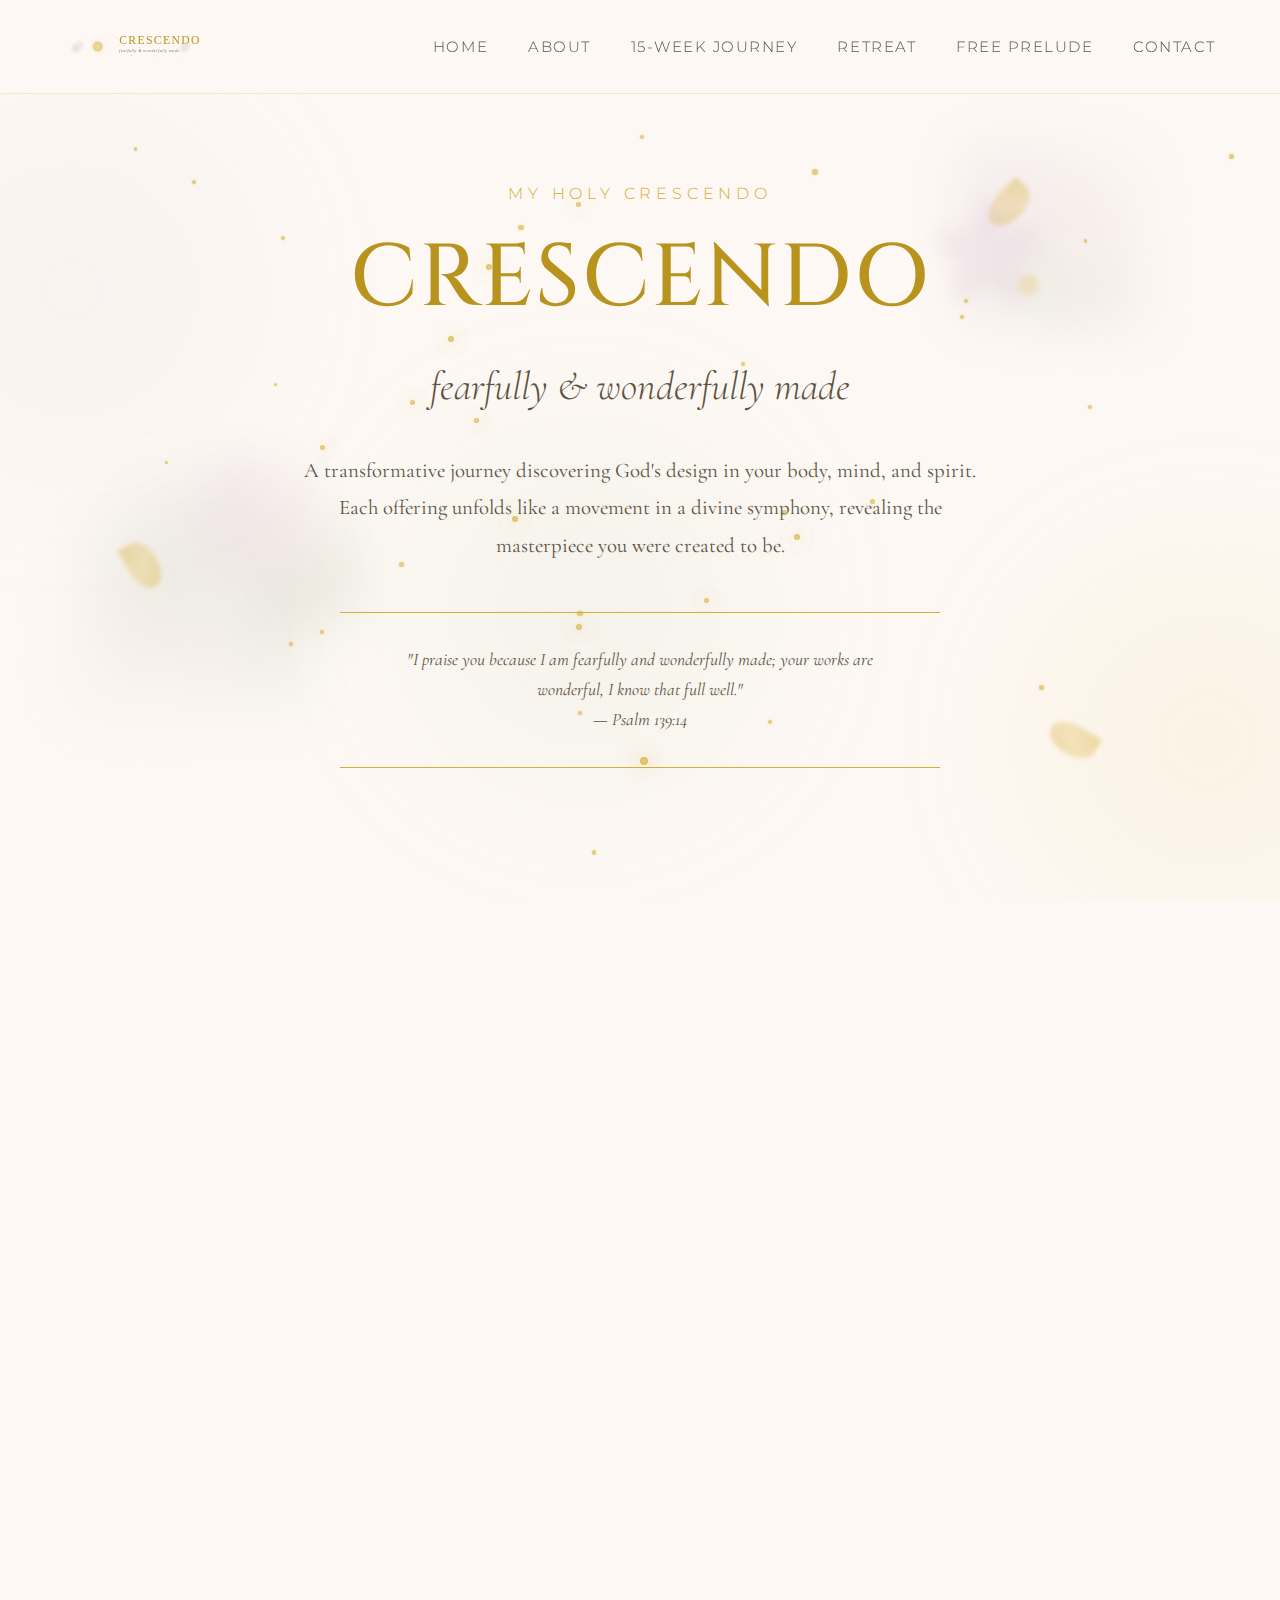
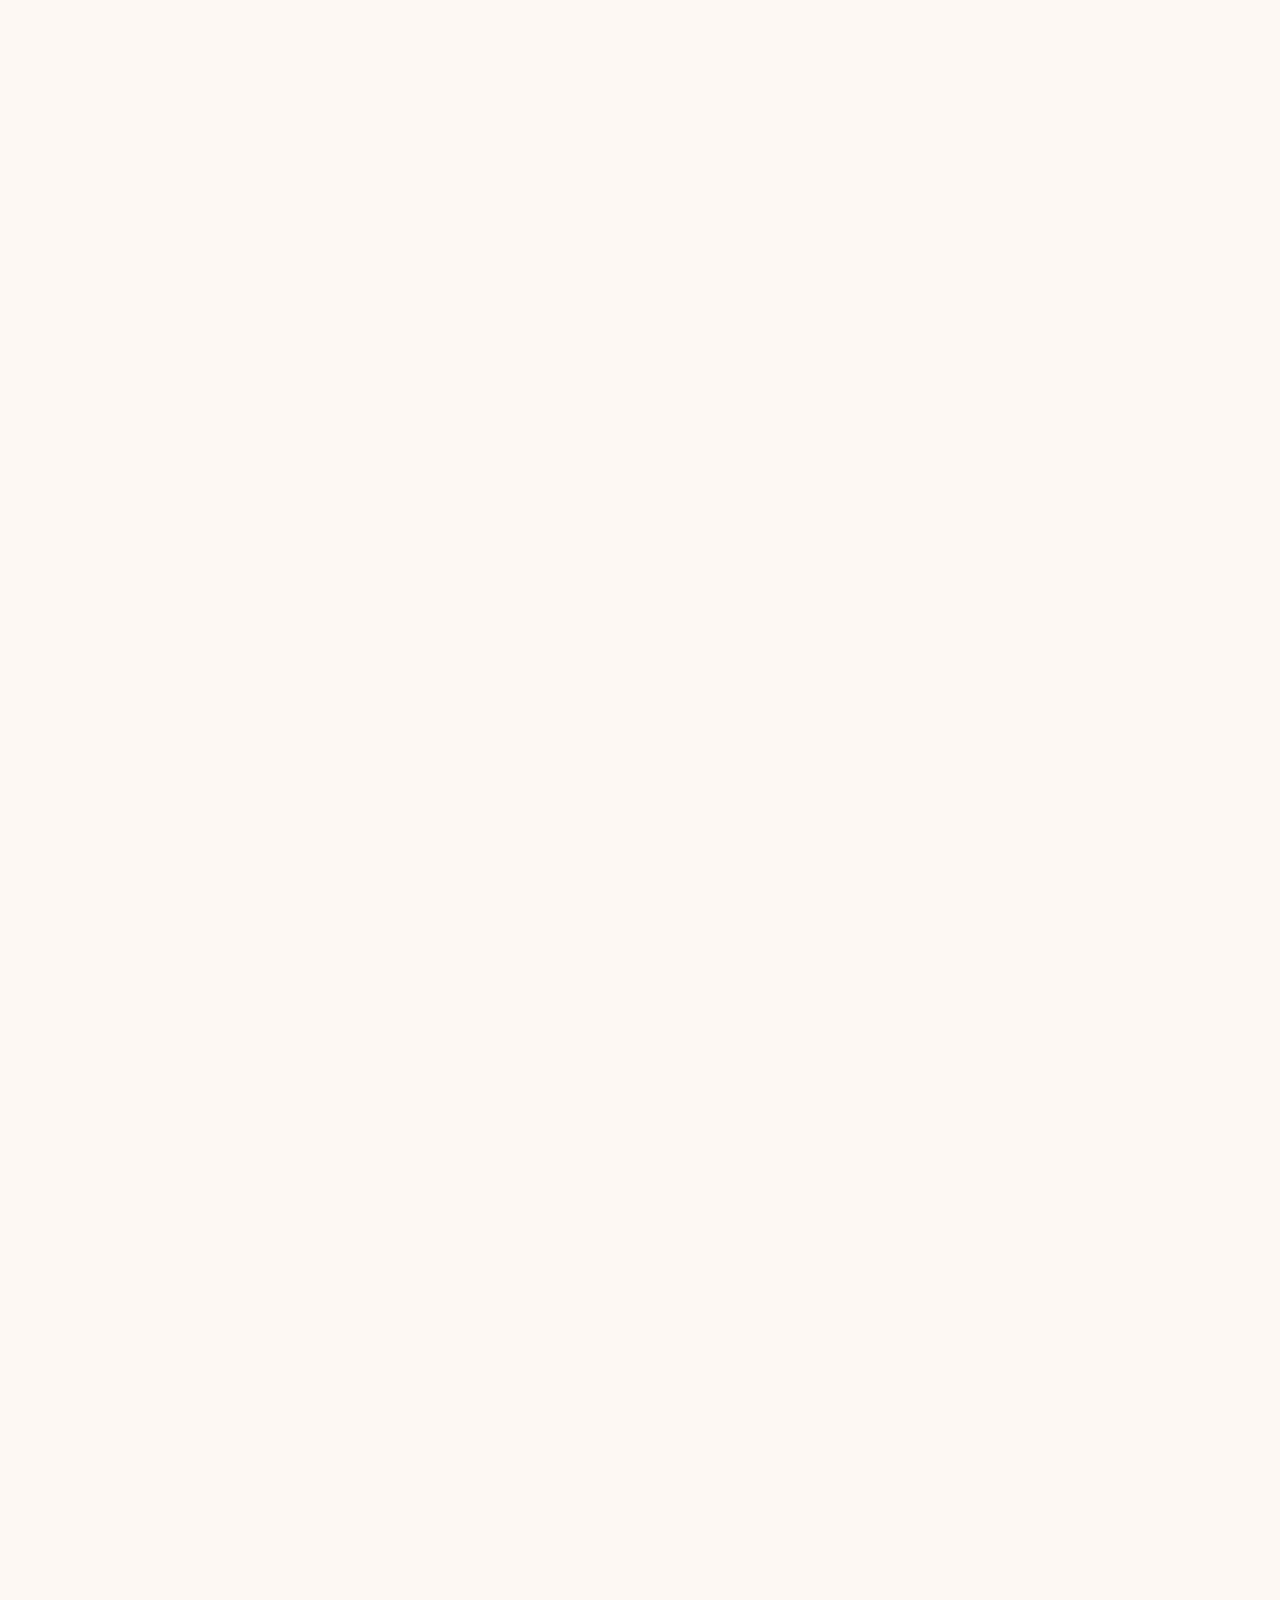
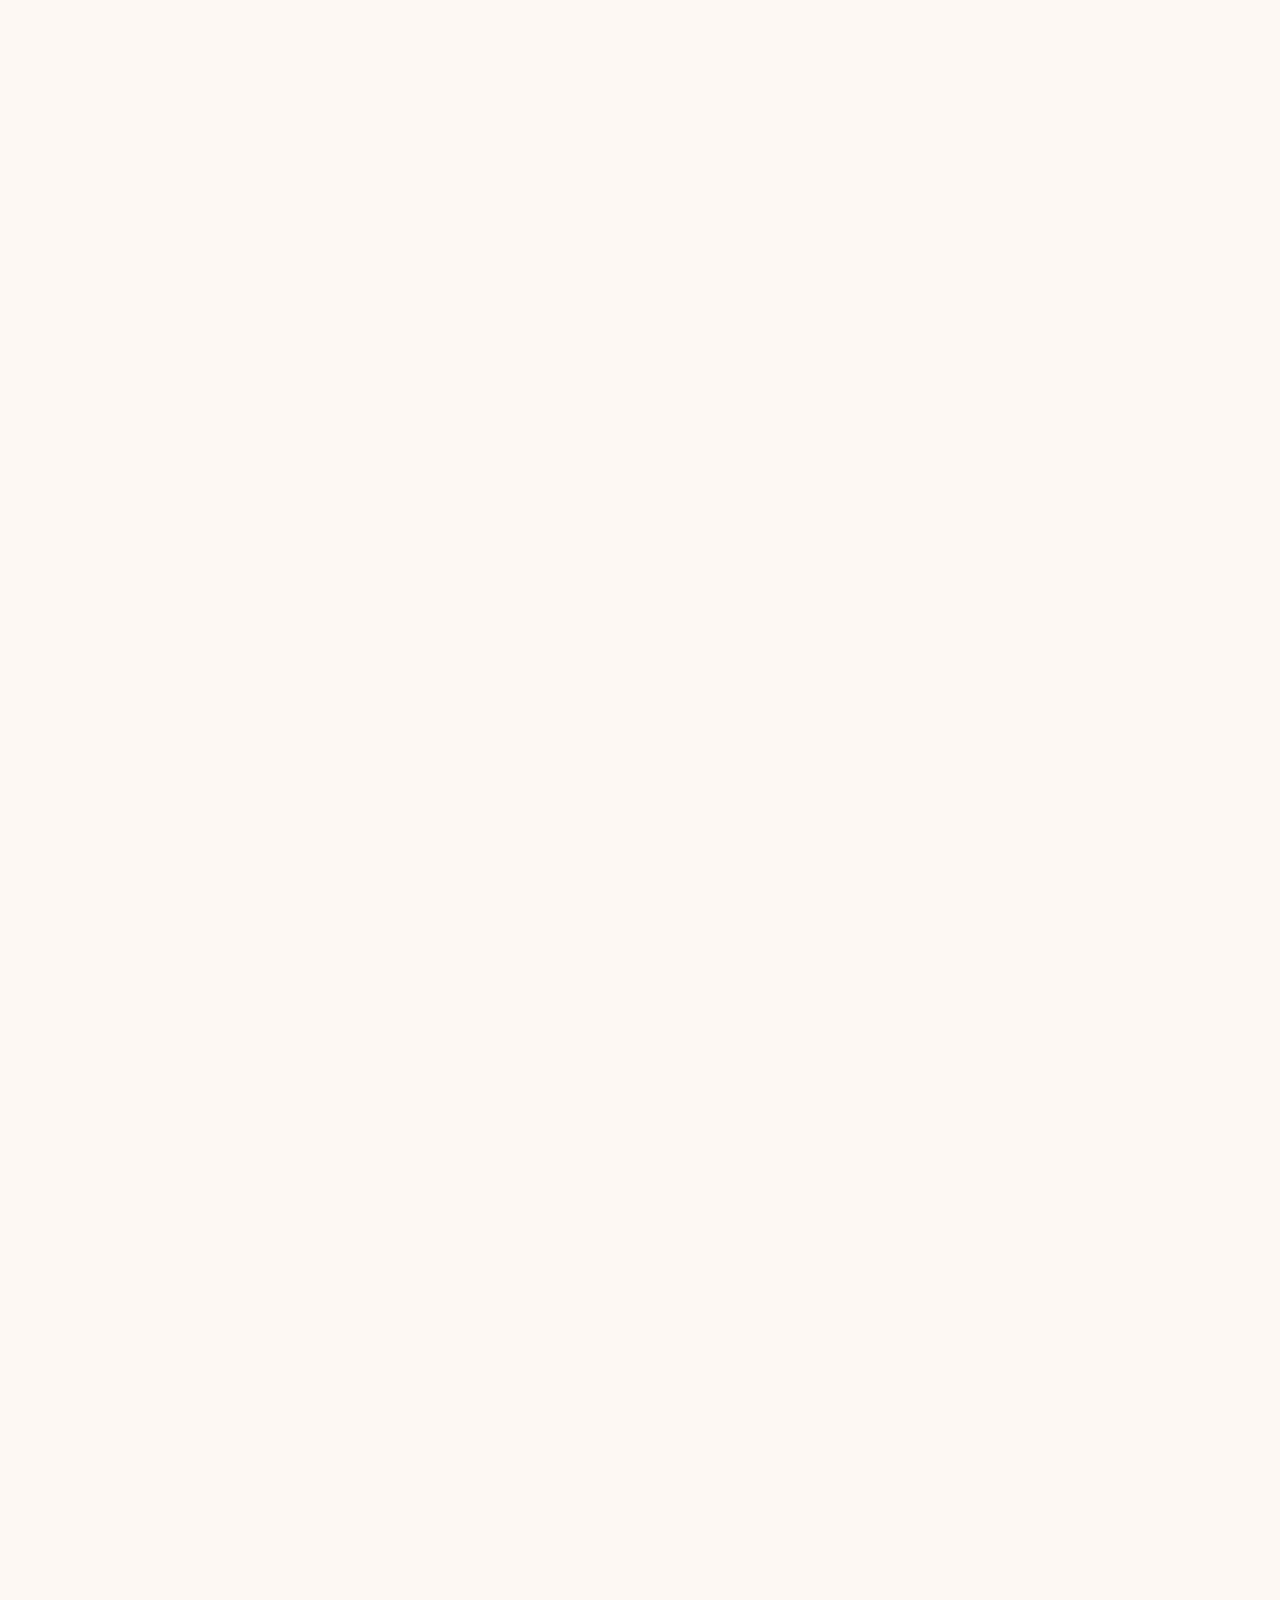
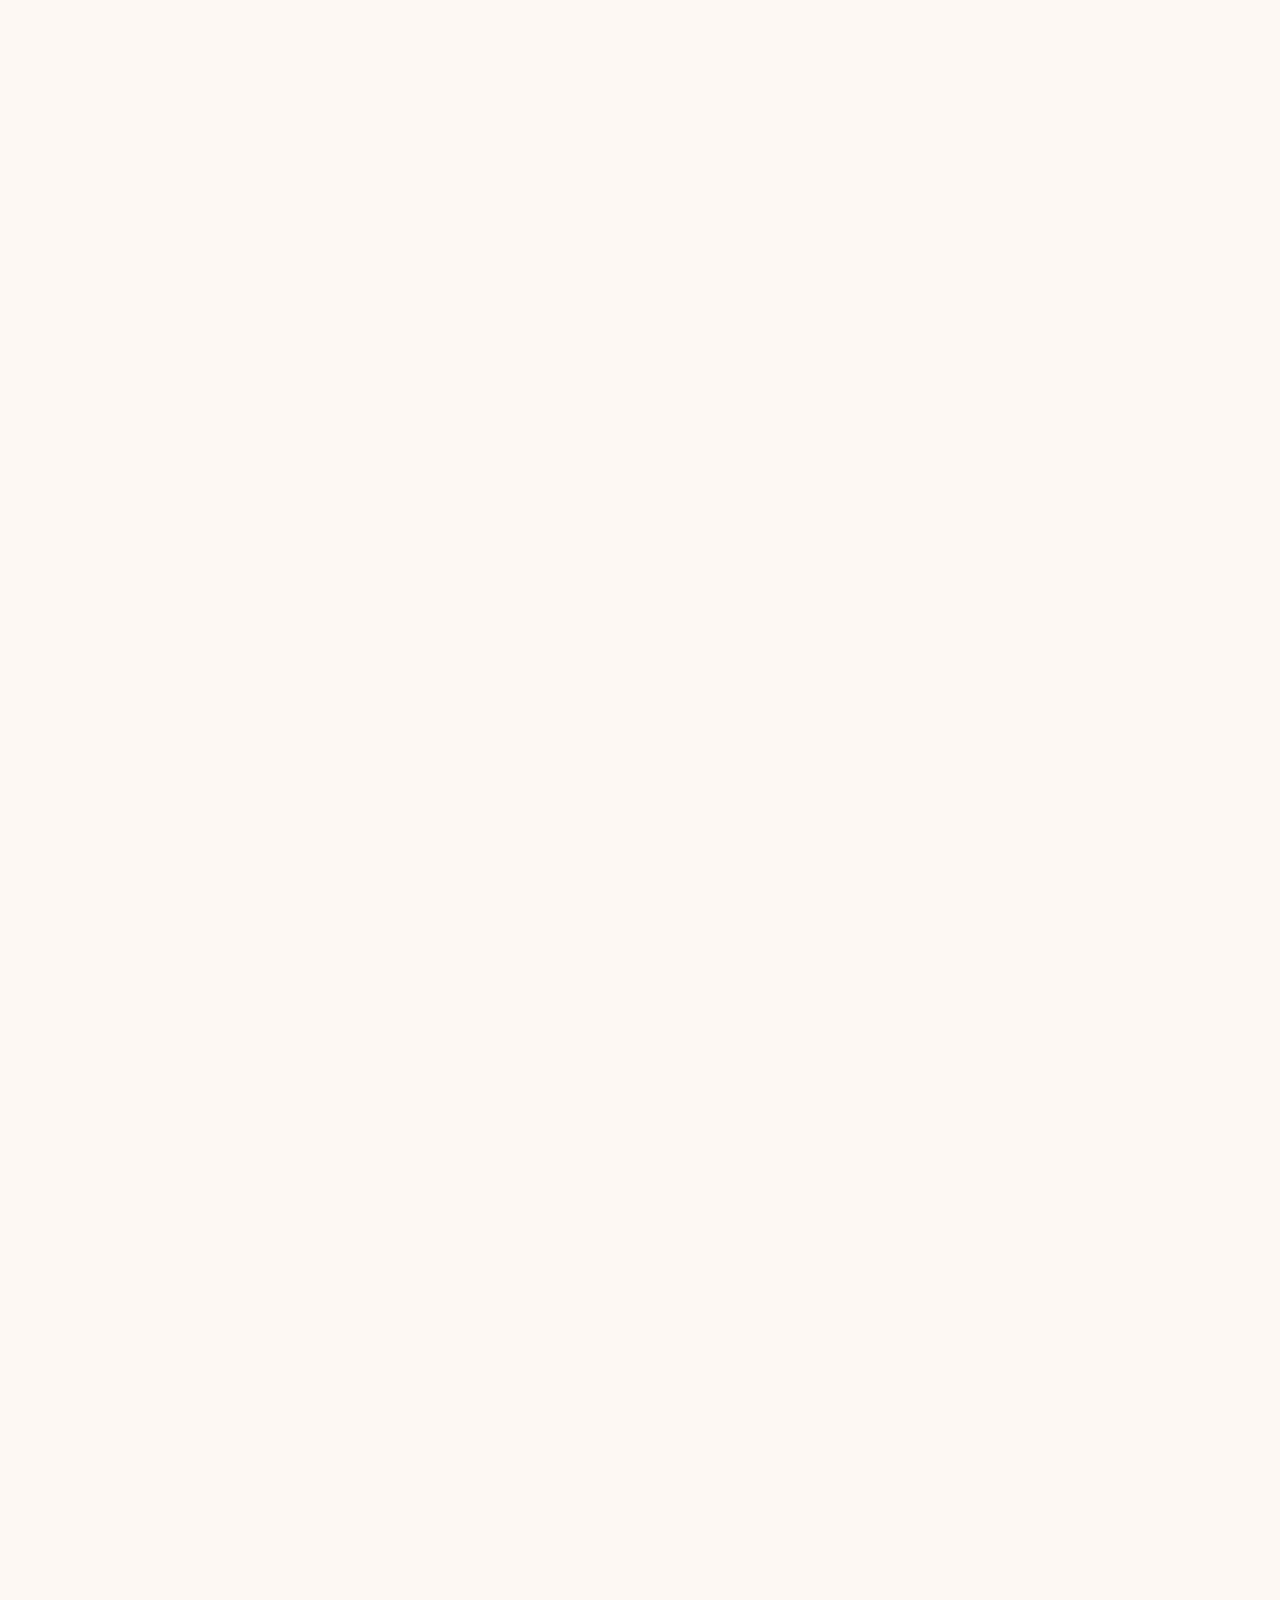
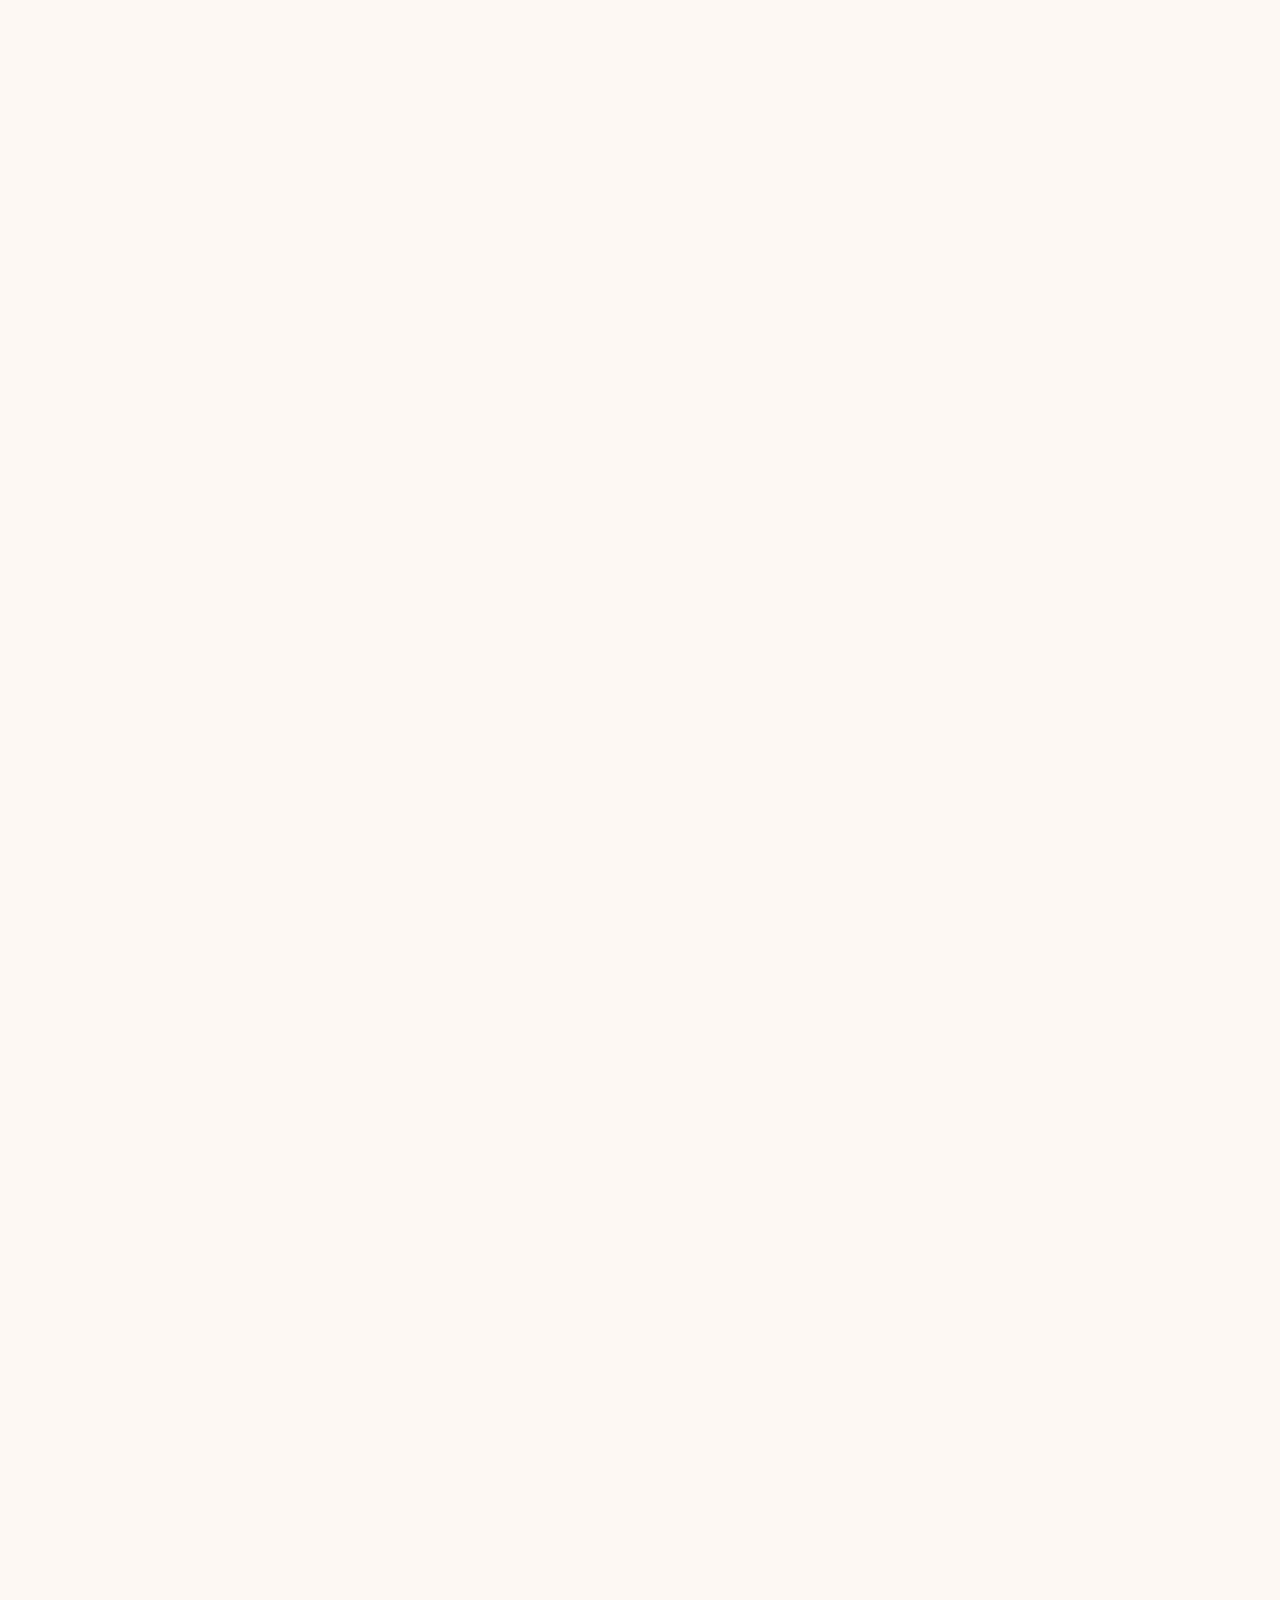
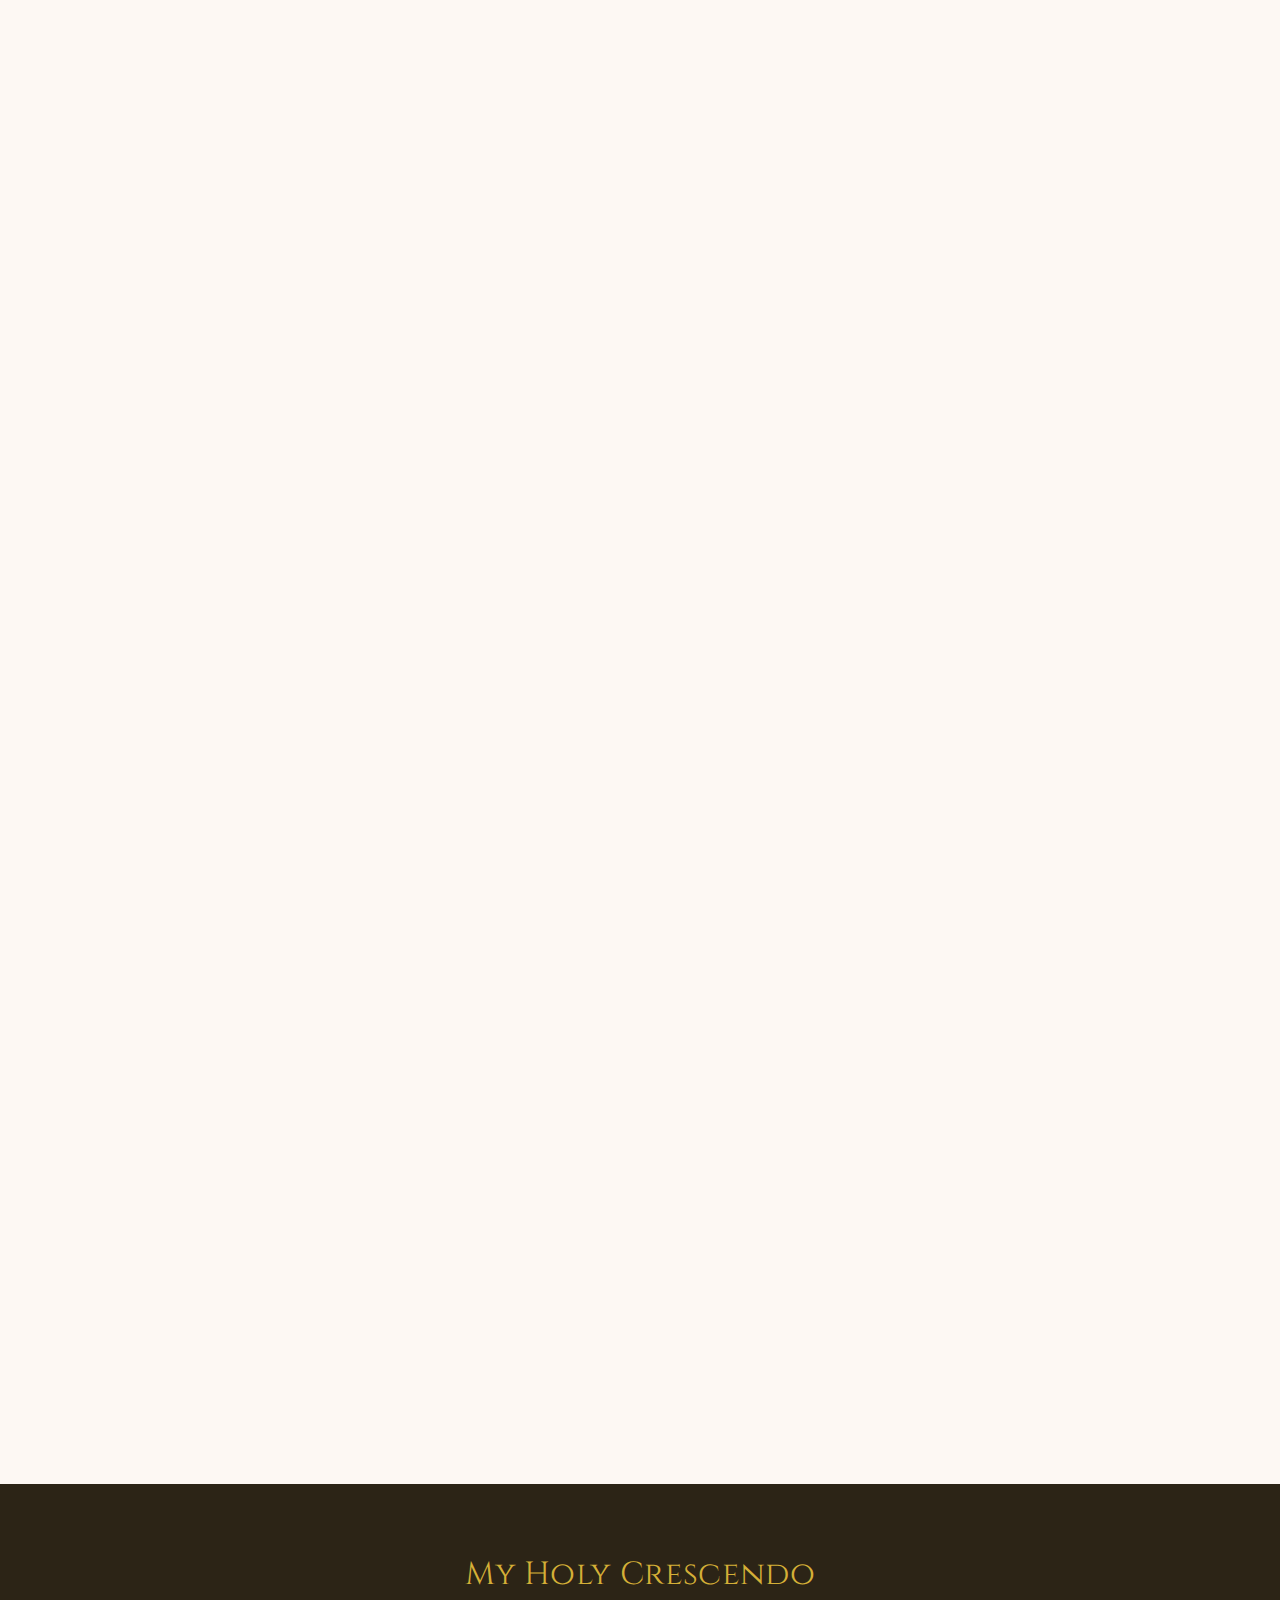
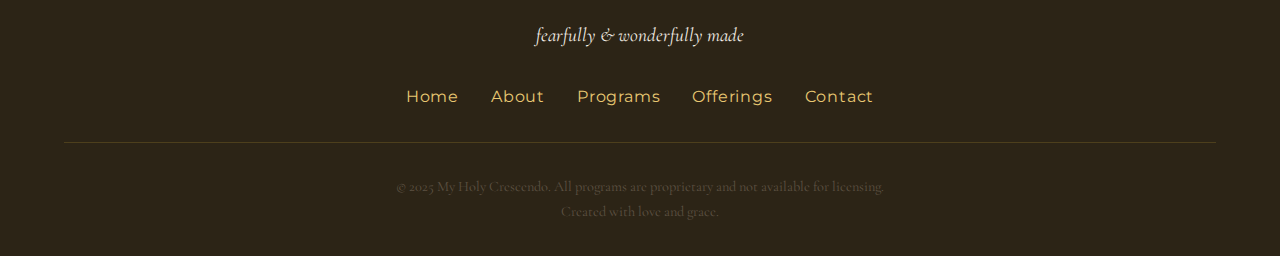
<file: index.html>
<!DOCTYPE html>
<html lang="en">
<head>
    <meta charset="UTF-8">
    <meta name="viewport" content="width=device-width, initial-scale=1.0">
    <title>My Holy Crescendo - Fearfully & Wonderfully Made</title>
    <link href="https://fonts.googleapis.com/css2?family=Cormorant+Garamond:ital,wght@0,300;0,400;0,500;0,600;1,300;1,400&family=Cinzel:wght@400;500;600&family=Montserrat:wght@300;400;500&display=swap" rel="stylesheet">
    <link rel="stylesheet" href="styles.css">
    <link rel="icon" type="image/svg+xml" href="assets/img/logo-icon.svg">
</head>
<body>
    <!-- Navigation -->
    <nav class="sans">
        <a href="index.html" class="logo-link">
            <img src="assets/img/logo-horizontal.svg" alt="My Holy Crescendo" class="logo-image">
        </a>
        <ul class="nav-links">
            <li><a href="index.html">Home</a></li>
            <li><a href="about.html">About</a></li>
            <li><a href="symphony-of-grace.html">15-Week Journey</a></li>
            <li><a href="made-beautiful.html">Retreat</a></li>
            <li><a href="prelude.html">Free Prelude</a></li>
            <li><a href="#contact">Contact</a></li>
        </ul>
    </nav>

    <!-- Hero Section -->
    <section id="home" class="hero">
        <div class="watercolor-splash splash-1"></div>
        <div class="watercolor-splash splash-2"></div>
        <div class="watercolor-splash splash-3"></div>
        
        <!-- Virgo Constellation - Star of the Sea -->
        <div class="virgo-constellation">
            <!-- Spica (brightest star at bottom) -->
            <div class="constellation-star star-large" style="left: 50%; bottom: 15%;"></div>
            
            <!-- Main body stars -->
            <div class="constellation-star star-medium" style="left: 45%; bottom: 30%;"></div>
            <div class="constellation-star star-medium" style="left: 40%; bottom: 42%;"></div>
            <div class="constellation-star star-small" style="left: 37%; bottom: 53%;"></div>
            <div class="constellation-star star-medium" style="left: 35%; bottom: 62%;"></div>
            
            <!-- Right arm -->
            <div class="constellation-star star-small" style="left: 55%; bottom: 33%;"></div>
            <div class="constellation-star star-medium" style="left: 62%; bottom: 40%;"></div>
            <div class="constellation-star star-small" style="left: 68%; bottom: 44%;"></div>
            
            <!-- Head/top -->
            <div class="constellation-star star-medium" style="left: 38%; bottom: 70%;"></div>
            <div class="constellation-star star-small" style="left: 45%; bottom: 77%;"></div>
            
            <!-- Left arm extension -->
            <div class="constellation-star star-small" style="left: 32%; bottom: 55%;"></div>
            <div class="constellation-star star-small" style="left: 25%; bottom: 50%;"></div>
        </div>
        
        <!-- Watercolor flowers -->
        <div class="watercolor-flower flower-1"></div>
        <div class="watercolor-flower flower-2"></div>
        <div class="watercolor-flower flower-3"></div>
        
        <!-- Gold leaf accents -->
        <div class="gold-leaf leaf-1"></div>
        <div class="gold-leaf leaf-2"></div>
        <div class="gold-leaf leaf-3"></div>
        
        <!-- Flower accent with petals -->
        <div class="flower-accent" style="top: 25%; right: 15%;">
            <div class="petal"></div>
            <div class="petal"></div>
            <div class="petal"></div>
            <div class="petal"></div>
            <div class="petal"></div>
            <div class="flower-center"></div>
        </div>
        
        <div class="hero-content">
            <p class="hero-subtitle sans">My Holy Crescendo</p>
            <h1 class="hero-title script">CRESCENDO</h1>
            <p class="hero-tagline">fearfully & wonderfully made</p>
            <p class="hero-description">
                A transformative journey discovering God's design in your body, mind, and spirit. 
                Each offering unfolds like a movement in a divine symphony, revealing the masterpiece you were created to be.
            </p>
            <div class="hero-verse">
                "I praise you because I am fearfully and wonderfully made; your works are wonderful, I know that full well." <br>— Psalm 139:14
            </div>
        </div>

        <div class="gold-flecks">
            <div class="fleck" style="top: 20%; left: 15%; animation-delay: 0s;"></div>
            <div class="fleck" style="top: 45%; left: 85%; animation-delay: 1s;"></div>
            <div class="fleck" style="top: 70%; left: 25%; animation-delay: 2s;"></div>
            <div class="fleck" style="top: 35%; left: 75%; animation-delay: 1.5s;"></div>
            <div class="fleck" style="top: 80%; left: 60%; animation-delay: 0.5s;"></div>
            <div class="fleck" style="top: 15%; left: 50%; animation-delay: 2.5s;"></div>
        </div>
    </section>

    <!-- Main Offering -->
    <section id="crescendo" class="reveal">
        <!-- Watercolor flowers -->
        <div class="watercolor-flower flower-1" style="top: 10%; left: 5%;"></div>
        <div class="watercolor-flower flower-2" style="bottom: 10%; right: 5%;"></div>
        <div class="gold-leaf leaf-1"></div>
        
        <div class="section-header">
            <p class="section-label sans">Signature Program</p>
            <h2 class="section-title script">A Symphony of Grace</h2>
            <p class="section-description">
                The heart of My Holy Crescendo—a 15-week transformative journey through the beauty of your body, mind, and spirit. 
                Guided by Scripture, enriched by the wisdom of saints, and animated by grace.
            </p>
        </div>

        <div class="offering">
            <span class="offering-tag sans">15-Week Journey</span>
            
            <!-- Course Cover Image - Add your image here -->
            <div class="course-cover">
                <img src="assets/img/crescendo-cover.jpg" alt="Crescendo: A Symphony of Grace Course Cover" class="cover-image">
            </div>
            
            <h3 class="offering-title script">Crescendo: A Symphony of Grace</h3>
            <p class="offering-subtitle">fearfully & wonderfully made</p>
            <p class="offering-description">
                Join a community of 8-12 women on an intimate pilgrimage of self-discovery. Each week opens a new door 
                into God's masterpiece—you. Through reflection, Scripture, meditation, and shared wisdom, you'll learn to 
                see yourself as God sees you: loved, beautiful, and purposefully designed.
            </p>

            <div class="modules-overview">
                <div class="module">
                    <div class="module-icon">🌿</div>
                    <div class="module-name">Foundation</div>
                    <div class="module-description">Rooted in Christ</div>
                </div>
                <div class="module">
                    <div class="module-icon">✨</div>
                    <div class="module-name">Body</div>
                    <div class="module-description">Embodied Beauty</div>
                </div>
                <div class="module">
                    <div class="module-icon">💫</div>
                    <div class="module-name">Mind</div>
                    <div class="module-description">Understanding the Design</div>
                </div>
                <div class="module">
                    <div class="module-icon">🌙</div>
                    <div class="module-name">Spirit</div>
                    <div class="module-description">Living the Transformation</div>
                </div>
            </div>

            <div class="offering-features">
                <div class="feature">
                    <div class="feature-icon">📖</div>
                    <div>
                        <div class="feature-title">Weekly Scripture</div>
                        <div class="feature-text">Grounding us in eternal truth</div>
                    </div>
                </div>
                <div class="feature">
                    <div class="feature-icon">🎵</div>
                    <div>
                        <div class="feature-title">Meditation Songs</div>
                        <div class="feature-text">Music that awakens the heart to wonder</div>
                    </div>
                </div>
                <div class="feature">
                    <div class="feature-icon">🕊️</div>
                    <div>
                        <div class="feature-title">Saints' Wisdom</div>
                        <div class="feature-text">Revealing love made visible</div>
                    </div>
                </div>
                <div class="feature">
                    <div class="feature-icon">✍️</div>
                    <div>
                        <div class="feature-title">Reflection & Activities</div>
                        <div class="feature-text">Practical integration for daily life</div>
                    </div>
                </div>
            </div>

            <p class="offering-description" style="margin-top: 2rem;">
                <strong>Available in three formats:</strong> In-person cohorts, hybrid experiences, or fully virtual gatherings. 
                Each format creates sacred space for authentic connection and transformative growth.
            </p>

            <a href="symphony-of-grace.html" class="cta-button">Discover the Full Journey</a>
        </div>

        <div class="offering">
            <span class="offering-tag sans">Premium 1:1</span>
            <h3 class="offering-title script">Personalized Crescendo Journey</h3>
            <p class="offering-subtitle">6-Month Intensive Coaching</p>
            <p class="offering-description">
                Experience the complete Crescendo curriculum with personalized, one-on-one coaching tailored to your unique 
                journey. This premium 6-month engagement offers deeper exploration, customized pacing, and intimate guidance 
                as you discover the beauty God has woven into every aspect of your being.
            </p>

            <div class="offering-features">
                <div class="feature">
                    <div class="feature-icon">👤</div>
                    <div>
                        <div class="feature-title">Personalized Attention</div>
                        <div class="feature-text">Individual coaching sessions tailored to you</div>
                    </div>
                </div>
                <div class="feature">
                    <div class="feature-icon">📅</div>
                    <div>
                        <div class="feature-title">Flexible Pacing</div>
                        <div class="feature-text">Move at a rhythm that honors your life</div>
                    </div>
                </div>
                <div class="feature">
                    <div class="feature-icon">💎</div>
                    <div>
                        <div class="feature-title">Deep Dive Exploration</div>
                        <div class="feature-text">Extended time with each theme</div>
                    </div>
                </div>
                <div class="feature">
                    <div class="feature-icon">🤝</div>
                    <div>
                        <div class="feature-title">Ongoing Support</div>
                        <div class="feature-text">6 months of dedicated guidance</div>
                    </div>
                </div>
            </div>

            <a href="#contact" class="cta-button">Begin Your Personal Journey</a>
        </div>
    </section>

    <!-- Additional Offerings -->
    <section id="offerings" style="background: var(--cream-dark);" class="reveal">
        <!-- Watercolor flowers -->
        <div class="watercolor-flower flower-3" style="top: 15%; right: 10%;"></div>
        <div class="gold-leaf leaf-2"></div>
        
        <div class="flower-accent" style="bottom: 20%; left: 10%;">
            <div class="petal"></div>
            <div class="petal"></div>
            <div class="petal"></div>
            <div class="petal"></div>
            <div class="petal"></div>
            <div class="flower-center"></div>
        </div>
        
        <div class="section-header">
            <p class="section-label sans">More Ways to Experience</p>
            <h2 class="section-title script">Begin Your Symphony</h2>
        </div>

        <div style="max-width: 1200px; margin: 0 auto; display: grid; gap: 3rem;">
            <div class="offering">
                <span class="offering-tag sans">Free 3-Day Journey</span>
                
                <!-- Prelude Cover Image - Add your image here -->
                <div class="course-cover">
                    <img src="assets/img/prelude-cover.jpg" alt="Prelude to a Symphony of Grace Cover" class="cover-image">
                </div>
                
                <h3 class="offering-title script">Prelude to a Symphony of Grace</h3>
                <p class="offering-description">
                    Curious about the Crescendo experience? This complimentary 3-day mini-journey offers a beautiful taste 
                    of the full program. Sample the rhythm of reflection, Scripture, and sacred discovery that awaits in the 
                    complete 15-week journey.
                </p>
                <p class="offering-description">
                    Experience firsthand how Goodness, Truth, and Beauty weave together to reveal God's love in your life. 
                    Perfect for those wondering if Crescendo is right for them.
                </p>
                <a href="#contact" class="cta-button secondary">Start Your Free Prelude</a>
            </div>

            <div class="offering">
                <span class="offering-tag sans">Day Retreat</span>
                <h3 class="offering-title script">Crescendo: Made Beautiful</h3>
                <p class="offering-description">
                    Immerse yourself in a full day of rest, reflection, and renewal. This retreat distills the essence of 
                    Crescendo into a profound one-day experience, creating space to step away from the noise and remember 
                    the truth of who you are.
                </p>
                <p class="offering-description">
                    Through guided meditation, contemplative practices, and sacred community, you'll encounter the beauty 
                    God has placed within you. Leave refreshed, renewed, and reminded of your divine worth.
                </p>
                <a href="#contact" class="cta-button secondary">Learn More</a>
            </div>
        </div>
    </section>

    <!-- The Journey -->
    <section id="journey" class="reveal">
        <!-- Watercolor flowers -->
        <div class="watercolor-flower flower-1" style="top: 5%; left: 10%;"></div>
        <div class="watercolor-flower flower-2" style="bottom: 5%; right: 10%;"></div>
        <div class="gold-leaf leaf-3"></div>
        
        <div class="section-header">
            <p class="section-label sans">Your Path</p>
            <h2 class="section-title script">The Journey Ahead</h2>
            <p class="section-description">
                Think of our time together as standing in the midst of a great mansion, with many beautiful rooms. 
                Each module is a doorway leading into rooms filled with light, waiting to be explored.
            </p>
        </div>

        <div class="journey-path">
            <div class="journey-step">
                <div class="step-number script">01</div>
                <div class="step-content">
                    <h3 class="step-title script">🌿 Foundation: Rooted in Christ</h3>
                    <p class="step-description">
                        Begin beneath the gentle guidance of Mary, Star of the Sea, learning to anchor your heart in God. 
                        Discover your identity in Christ and the sacred art of receiving His freely given love.
                    </p>
                </div>
            </div>

            <div class="journey-step">
                <div class="step-number script">02</div>
                <div class="step-content">
                    <h3 class="step-title script">✨ Body: Embodied Beauty</h3>
                    <p class="step-description">
                        Celebrate the artistry of creation reflected in your colors, lines, and presence. Honor the form through 
                        which His glory shines—learning to see your body as the living theology of beauty it was created to be.
                    </p>
                </div>
            </div>

            <div class="journey-step">
                <div class="step-number script">03</div>
                <div class="step-content">
                    <h3 class="step-title script">💫 Mind: Understanding the Design</h3>
                    <p class="step-description">
                        Explore how you think, perceive, and participate in His truth. Recognize your strengths as sacred trusts 
                        and understand your natural disposition as a gift meant to be elevated by grace.
                    </p>
                </div>
            </div>

            <div class="journey-step">
                <div class="step-number script">04</div>
                <div class="step-content">
                    <h3 class="step-title script">🌙 Spirit: Living the Transformation</h3>
                    <p class="step-description">
                        Discover how grace transforms everything—even your shadows—into light. Cultivate virtue, embrace your 
                        charisms, and shape a rhythm of life that nurtures peace, purpose, and communion with God.
                    </p>
                </div>
            </div>
        </div>

        <div class="decorative-circle"></div>

        <div style="text-align: center; max-width: 700px; margin: 4rem auto 0;">
            <p style="font-size: 1.3rem; font-style: italic; color: var(--text-medium); line-height: 1.8;">
                This journey is not an ending, but a beginning. A crescendo from seeing the ordinary to the grace-filled 
                extraordinary of a beautiful symphony—you!
            </p>
        </div>
    </section>

    <!-- Contact -->
    <section id="contact" class="reveal" style="background: var(--cream-dark);">
        <div class="section-header">
            <p class="section-label sans">Let's Connect</p>
            <h2 class="section-title script">Begin Your Crescendo</h2>
            <p class="section-description">
                Ready to discover the symphony of grace within you? Whether you're drawn to a cohort experience, 
                personalized coaching, or simply want to learn more, I'd love to connect with you.
            </p>
        </div>

        <div style="text-align: center; max-width: 600px; margin: 0 auto;">
            <div class="decorative-line"></div>
            <p style="font-size: 1.2rem; color: var(--text-medium); margin: 2rem 0;">
                Every subject explored in Crescendo is a journey of its own. Our goal is not to arrive at all the answers, 
                but to begin asking the right questions—the kind that bring us closer to the heart of our Creator.
            </p>
            <div class="decorative-line"></div>
            
            <div style="margin: 3rem 0;">
                <a href="mailto:myholycrescendo@gmail.com" class="cta-button">Get In Touch</a>
            </div>

            <p style="font-size: 1rem; color: var(--text-medium); font-style: italic; margin-top: 2rem;">
                "Let everything that has breath praise the Lord." <br>— Psalm 150:6
            </p>
        </div>
    </section>

    <!-- Footer -->
    <footer>
        <div class="footer-logo script">My Holy Crescendo</div>
        <p class="footer-tagline">fearfully & wonderfully made</p>
        
        <div class="footer-links sans">
            <a href="index.html">Home</a>
            <a href="about.html">About</a>
            <a href="#crescendo">Programs</a>
            <a href="#offerings">Offerings</a>
            <a href="#contact">Contact</a>
        </div>

        <p class="copyright">
            © 2025 My Holy Crescendo. All programs are proprietary and not available for licensing.<br>
            Created with love and grace.
        </p>
    </footer>

    <script src="script.js"></script>
</body>
</html>
</file>
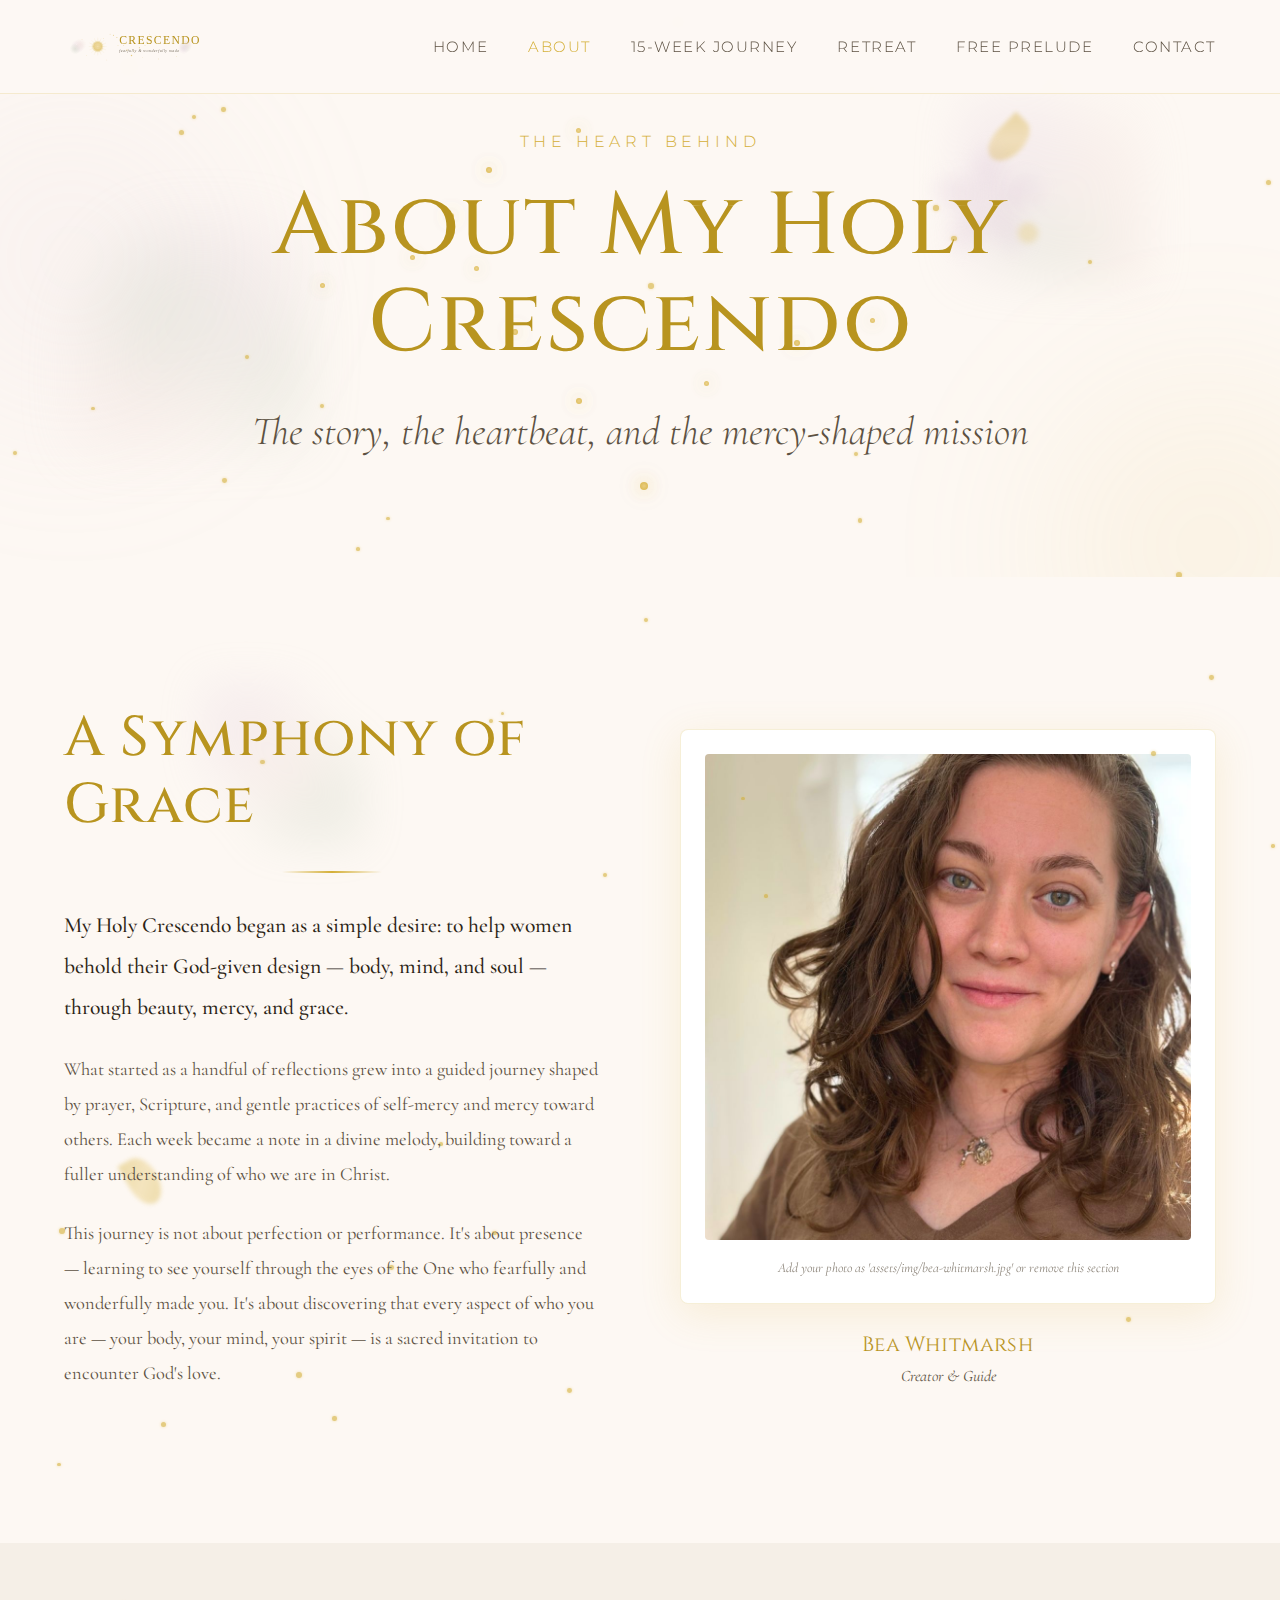
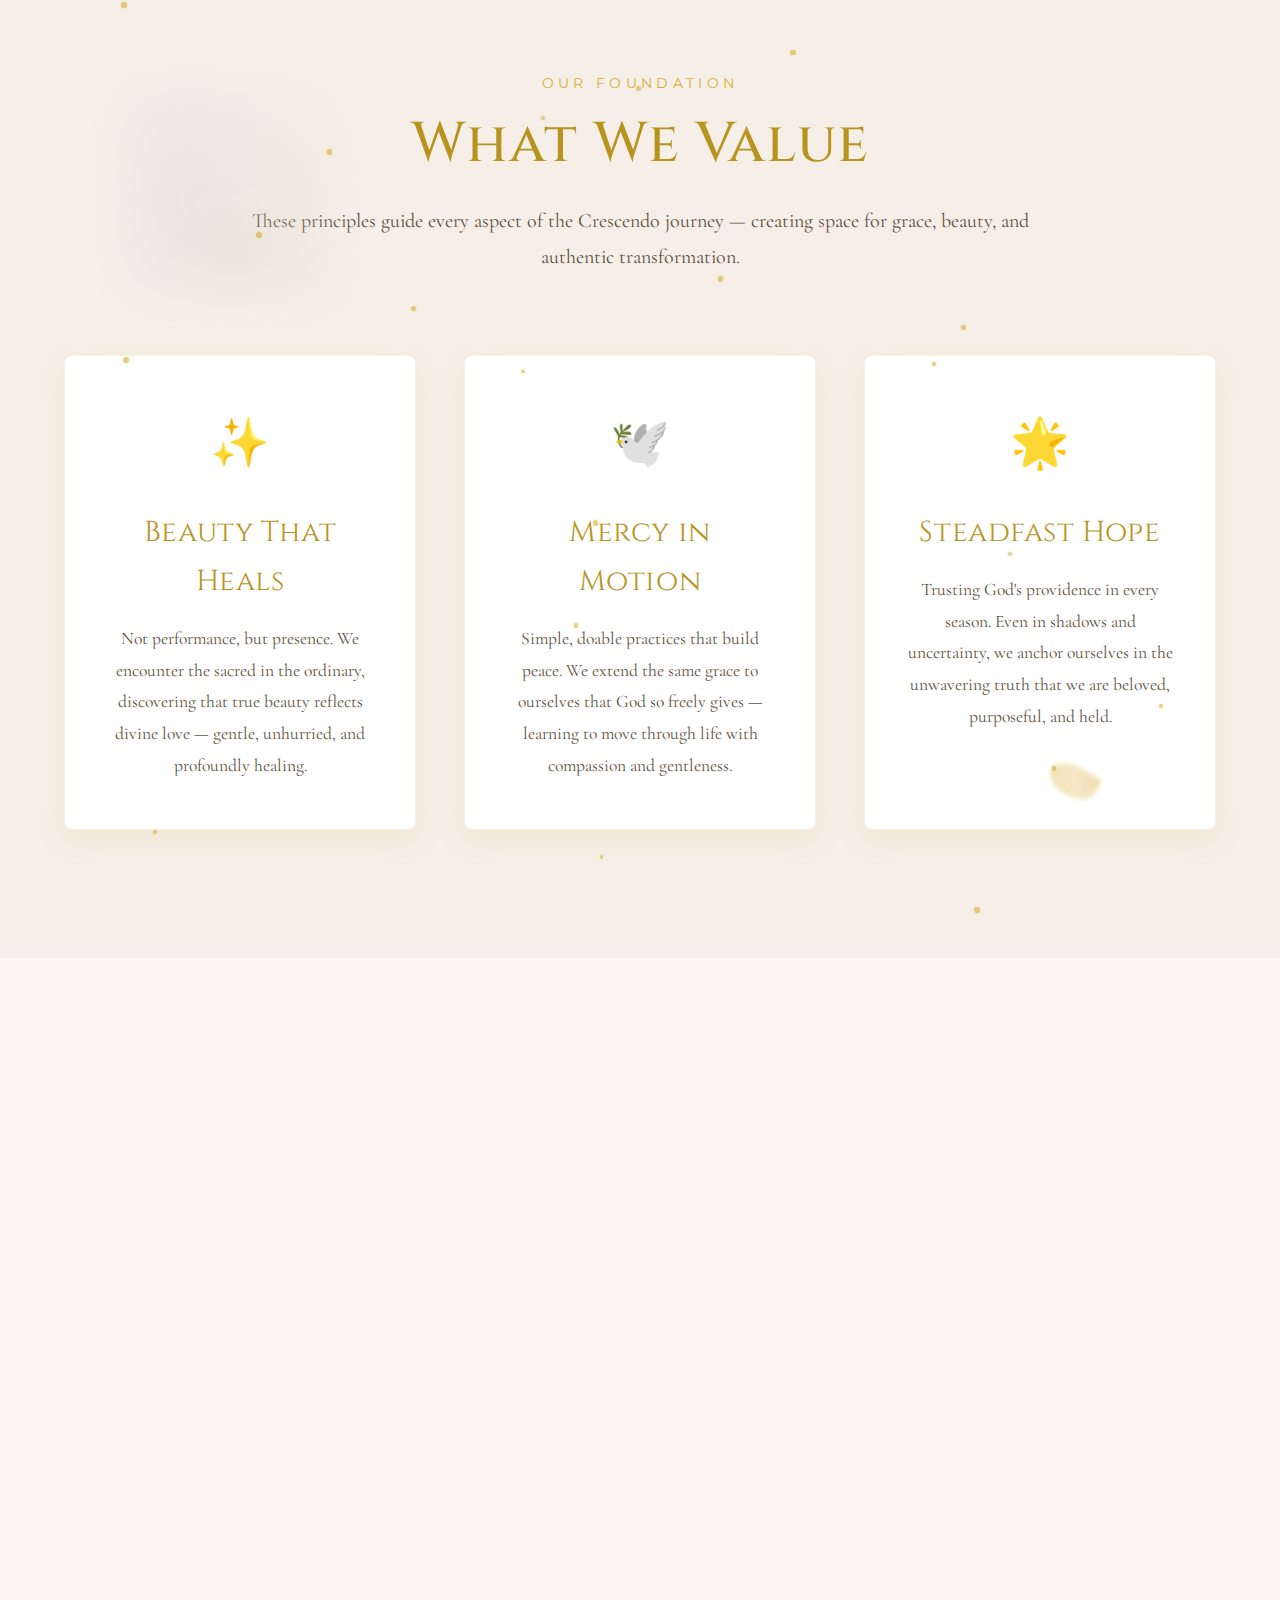
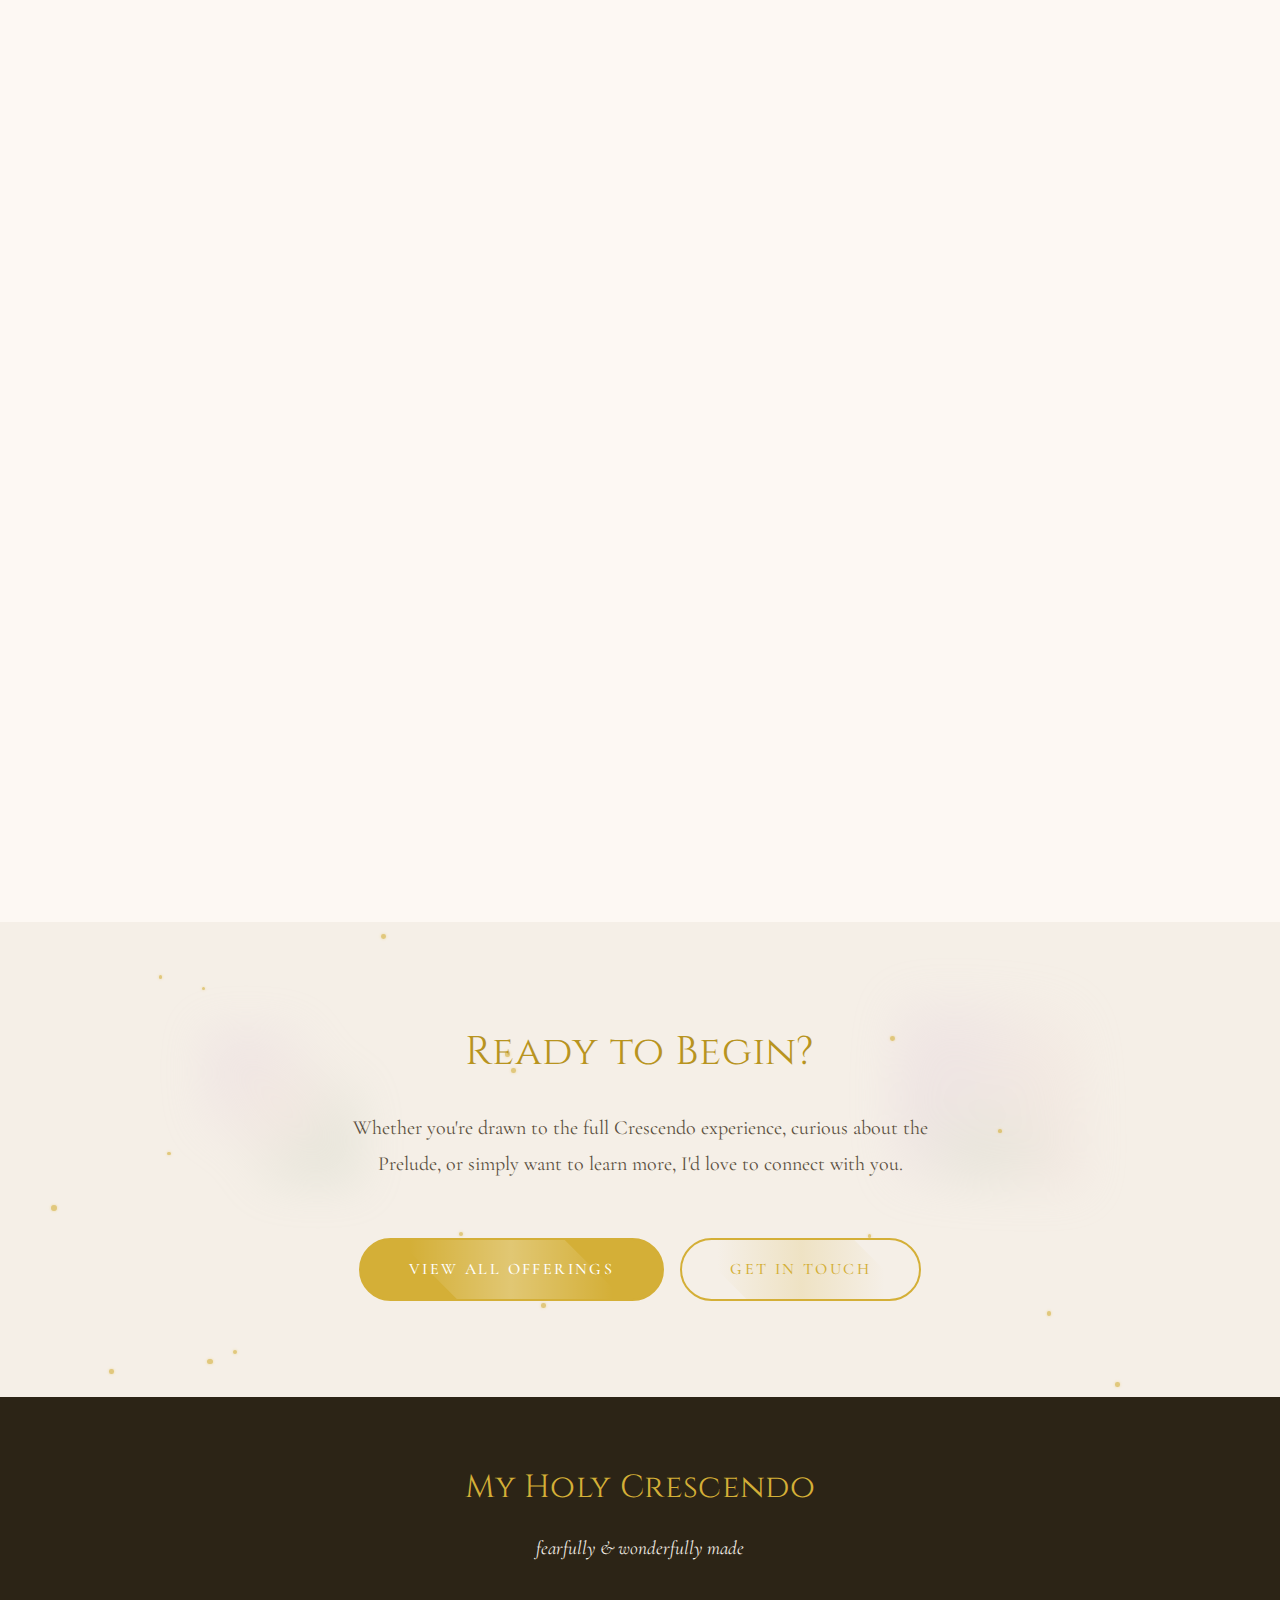
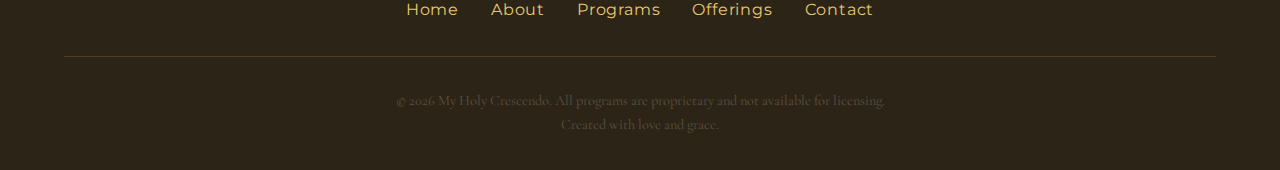
<file: about.html>
<!DOCTYPE html>
<html lang="en">
<head>
    <meta charset="UTF-8">
    <meta name="viewport" content="width=device-width, initial-scale=1.0">
    <title>About · My Holy Crescendo</title>
    <meta name="description" content="The heart behind My Holy Crescendo – a gentle, faith-filled movement to behold your beauty in the eyes of the Lord.">
    <link href="https://fonts.googleapis.com/css2?family=Cormorant+Garamond:ital,wght@0,300;0,400;0,500;0,600;1,300;1,400&family=Cinzel:wght@400;500;600&family=Montserrat:wght@300;400;500&display=swap" rel="stylesheet">
    <link rel="stylesheet" href="styles.css">
    <link rel="icon" type="image/svg+xml" href="assets/img/logo-icon.svg">
</head>
<body>
    <!-- Navigation -->
    <nav class="sans">
        <a href="index.html" class="logo-link">
            <img src="assets/img/logo-horizontal.svg" alt="My Holy Crescendo" class="logo-image">
        </a>
        <ul class="nav-links">
            <li><a href="index.html">Home</a></li>
            <li><a href="about.html" class="active">About</a></li>
            <li><a href="symphony-of-grace.html">15-Week Journey</a></li>
            <li><a href="made-beautiful.html">Retreat</a></li>
            <li><a href="prelude.html">Free Prelude</a></li>
            <li><a href="index.html#contact">Contact</a></li>
        </ul>
    </nav>

    <!-- Hero Section -->
    <section class="about-hero">
        <div class="watercolor-splash splash-1"></div>
        <div class="watercolor-splash splash-2"></div>
        
        <!-- Virgo Constellation - Star of the Sea -->
        <div class="virgo-constellation">
            <!-- Spica (brightest star at bottom) -->
            <div class="constellation-star star-large" style="left: 50%; bottom: 15%;"></div>
            
            <!-- Main body stars -->
            <div class="constellation-star star-medium" style="left: 45%; bottom: 30%;"></div>
            <div class="constellation-star star-medium" style="left: 40%; bottom: 42%;"></div>
            <div class="constellation-star star-small" style="left: 37%; bottom: 53%;"></div>
            <div class="constellation-star star-medium" style="left: 35%; bottom: 62%;"></div>
            
            <!-- Right arm -->
            <div class="constellation-star star-small" style="left: 55%; bottom: 33%;"></div>
            <div class="constellation-star star-medium" style="left: 62%; bottom: 40%;"></div>
            <div class="constellation-star star-small" style="left: 68%; bottom: 44%;"></div>
            
            <!-- Head/top -->
            <div class="constellation-star star-medium" style="left: 38%; bottom: 70%;"></div>
            <div class="constellation-star star-small" style="left: 45%; bottom: 77%;"></div>
            
            <!-- Left arm extension -->
            <div class="constellation-star star-small" style="left: 32%; bottom: 55%;"></div>
            <div class="constellation-star star-small" style="left: 25%; bottom: 50%;"></div>
        </div>
        
        <!-- Watercolor flowers -->
        <div class="watercolor-flower flower-1"></div>
        <div class="watercolor-flower flower-2"></div>
        <div class="gold-leaf leaf-1"></div>
        
        <div class="flower-accent" style="top: 30%; right: 15%;">
            <div class="petal"></div>
            <div class="petal"></div>
            <div class="petal"></div>
            <div class="petal"></div>
            <div class="petal"></div>
            <div class="flower-center"></div>
        </div>
        
        <div class="about-hero-content">
            <p class="hero-subtitle sans">The Heart Behind</p>
            <h1 class="hero-title script">About My Holy Crescendo</h1>
            <p class="hero-tagline">The story, the heartbeat, and the mercy-shaped mission</p>
        </div>

        <div class="gold-flecks">
            <div class="fleck" style="top: 20%; left: 15%; animation-delay: 0s;"></div>
            <div class="fleck" style="top: 45%; left: 85%; animation-delay: 1s;"></div>
            <div class="fleck" style="top: 70%; left: 25%; animation-delay: 2s;"></div>
            <div class="fleck" style="top: 35%; left: 75%; animation-delay: 1.5s;"></div>
        </div>
    </section>

    <!-- Story Section -->
    <section class="about-story reveal">
        <div class="watercolor-flower flower-3" style="top: 10%; right: 5%;"></div>
        <div class="gold-leaf leaf-2"></div>
        
        <div class="story-container">
            <div class="story-content">
                <h2 class="section-title script">A Symphony of Grace</h2>
                <div class="decorative-line"></div>
                
                <div class="story-text">
                    <p class="story-intro">
                        My Holy Crescendo began as a simple desire: to help women behold their God-given design — 
                        body, mind, and soul — through beauty, mercy, and grace.
                    </p>
                    
                    <p>
                        What started as a handful of reflections grew into a guided journey shaped by prayer, Scripture, 
                        and gentle practices of self-mercy and mercy toward others. Each week became a note in a divine 
                        melody, building toward a fuller understanding of who we are in Christ.
                    </p>
                    
                    <p>
                        This journey is not about perfection or performance. It's about presence — learning to see 
                        yourself through the eyes of the One who fearfully and wonderfully made you. It's about 
                        discovering that every aspect of who you are — your body, your mind, your spirit — is a 
                        sacred invitation to encounter God's love.
                    </p>
                </div>
            </div>
            
            <!-- Optional: Add photo of Bea here -->
            <div class="about-image-placeholder">
                <div class="image-frame">
                    <img src="assets/img/bea-whitmarsh.jpg" alt="Bea Whitmarsh" class="about-photo">
                    <p class="image-note">Add your photo as 'assets/img/bea-whitmarsh.jpg' or remove this section</p>
                </div>
                <p class="photo-caption">
                    <span class="script" style="font-size: 1.3rem; color: var(--gold-dark);">Bea Whitmarsh</span><br>
                    <span style="font-style: italic; color: var(--text-medium);">Creator & Guide</span>
                </p>
            </div>
        </div>
    </section>

    <!-- Values Section -->
    <section class="about-values" style="background: var(--cream-dark);">
        <div class="watercolor-flower flower-1" style="top: 15%; left: 10%;"></div>
        <div class="gold-leaf leaf-3"></div>
        
        <div class="values-container">
            <div class="section-header">
                <p class="section-label sans">Our Foundation</p>
                <h2 class="section-title script">What We Value</h2>
                <p class="section-description">
                    These principles guide every aspect of the Crescendo journey — 
                    creating space for grace, beauty, and authentic transformation.
                </p>
            </div>

            <div class="values-grid">
                <div class="value-card">
                    <div class="value-icon">✨</div>
                    <h3 class="value-title script">Beauty That Heals</h3>
                    <p class="value-description">
                        Not performance, but presence. We encounter the sacred in the ordinary, 
                        discovering that true beauty reflects divine love — gentle, unhurried, and profoundly healing.
                    </p>
                </div>

                <div class="value-card">
                    <div class="value-icon">🕊️</div>
                    <h3 class="value-title script">Mercy in Motion</h3>
                    <p class="value-description">
                        Simple, doable practices that build peace. We extend the same grace to ourselves 
                        that God so freely gives — learning to move through life with compassion and gentleness.
                    </p>
                </div>

                <div class="value-card">
                    <div class="value-icon">🌟</div>
                    <h3 class="value-title script">Steadfast Hope</h3>
                    <p class="value-description">
                        Trusting God's providence in every season. Even in shadows and uncertainty, 
                        we anchor ourselves in the unwavering truth that we are beloved, purposeful, and held.
                    </p>
                </div>
            </div>
        </div>
    </section>

    <!-- What to Expect Section -->
    <section class="about-expect reveal">
        <div class="watercolor-flower flower-2" style="bottom: 15%; right: 10%;"></div>
        <div class="gold-leaf leaf-1"></div>
        
        <div class="expect-container">
            <div class="section-header">
                <p class="section-label sans">Your Experience</p>
                <h2 class="section-title script">What You Can Expect</h2>
            </div>

            <div class="expect-content">
                <div class="expect-main">
                    <p class="expect-intro">
                        A warm, structured path with gentle weekly rhythms and abundant space for reflection. 
                        This is a journey designed for real life — honoring your pace, your season, your heart.
                    </p>
                    
                    <div class="expect-features">
                        <div class="expect-item">
                            <div class="expect-icon">💫</div>
                            <div>
                                <h4>Encouraged, Never Rushed</h4>
                                <p>Move at a rhythm that honors where you are. There's no pressure to perform or prove — only an invitation to be present.</p>
                            </div>
                        </div>
                        
                        <div class="expect-item">
                            <div class="expect-icon">🌸</div>
                            <div>
                                <h4>Invited, Never Pressured</h4>
                                <p>Each week offers gentle prompts and practices, but you're always free to engage in the way that serves you best.</p>
                            </div>
                        </div>
                        
                        <div class="expect-item">
                            <div class="expect-icon">📖</div>
                            <div>
                                <h4>Grounded in Scripture & Tradition</h4>
                                <p>Every theme is rooted in God's Word and illuminated by the wisdom of the saints who walked before us.</p>
                            </div>
                        </div>
                        
                        <div class="expect-item">
                            <div class="expect-icon">🤝</div>
                            <div>
                                <h4>Community & Connection</h4>
                                <p>Whether in a cohort or one-on-one, you'll experience authentic fellowship with others on the same journey.</p>
                            </div>
                        </div>
                    </div>
                </div>
            </div>

            <div class="decorative-circle"></div>

            <div style="text-align: center; margin-top: 3rem;">
                <p style="font-size: 1.3rem; font-style: italic; color: var(--text-medium); margin-bottom: 2rem; max-width: 600px; margin-left: auto; margin-right: auto;">
                    "For every soul who has ever wondered if they are enough — you are more loved than you could ever imagine."
                </p>
                <a href="index.html#crescendo" class="cta-button">Explore The Journey</a>
            </div>
        </div>
    </section>

    <!-- Call to Action -->
    <section class="about-cta" style="background: var(--cream-dark);">
        <div class="watercolor-flower flower-3" style="top: 20%; left: 15%;"></div>
        <div class="watercolor-flower flower-1" style="bottom: 20%; right: 15%;"></div>
        
        <div class="cta-content">
            <h2 class="script" style="font-size: 2.5rem; color: var(--gold-dark); margin-bottom: 1.5rem;">
                Ready to Begin?
            </h2>
            <p style="font-size: 1.25rem; color: var(--text-medium); max-width: 600px; margin: 0 auto 2rem; line-height: 1.8;">
                Whether you're drawn to the full Crescendo experience, curious about the Prelude, 
                or simply want to learn more, I'd love to connect with you.
            </p>
            <div style="display: flex; gap: 1rem; justify-content: center; flex-wrap: wrap;">
                <a href="index.html#offerings" class="cta-button">View All Offerings</a>
                <a href="index.html#contact" class="cta-button secondary">Get In Touch</a>
            </div>
        </div>
    </section>

    <!-- Footer -->
    <footer>
        <div class="footer-logo script">My Holy Crescendo</div>
        <p class="footer-tagline">fearfully & wonderfully made</p>
        
        <div class="footer-links sans">
            <a href="index.html">Home</a>
            <a href="about.html">About</a>
            <a href="index.html#crescendo">Programs</a>
            <a href="index.html#offerings">Offerings</a>
            <a href="index.html#contact">Contact</a>
        </div>

        <p class="copyright">
            © <span id="currentYear"></span> My Holy Crescendo. All programs are proprietary and not available for licensing.<br>
            Created with love and grace.
        </p>
    </footer>

    <script src="script.js"></script>
    <script>
        document.getElementById('currentYear').textContent = new Date().getFullYear();
    </script>
</body>
</html>
</file>
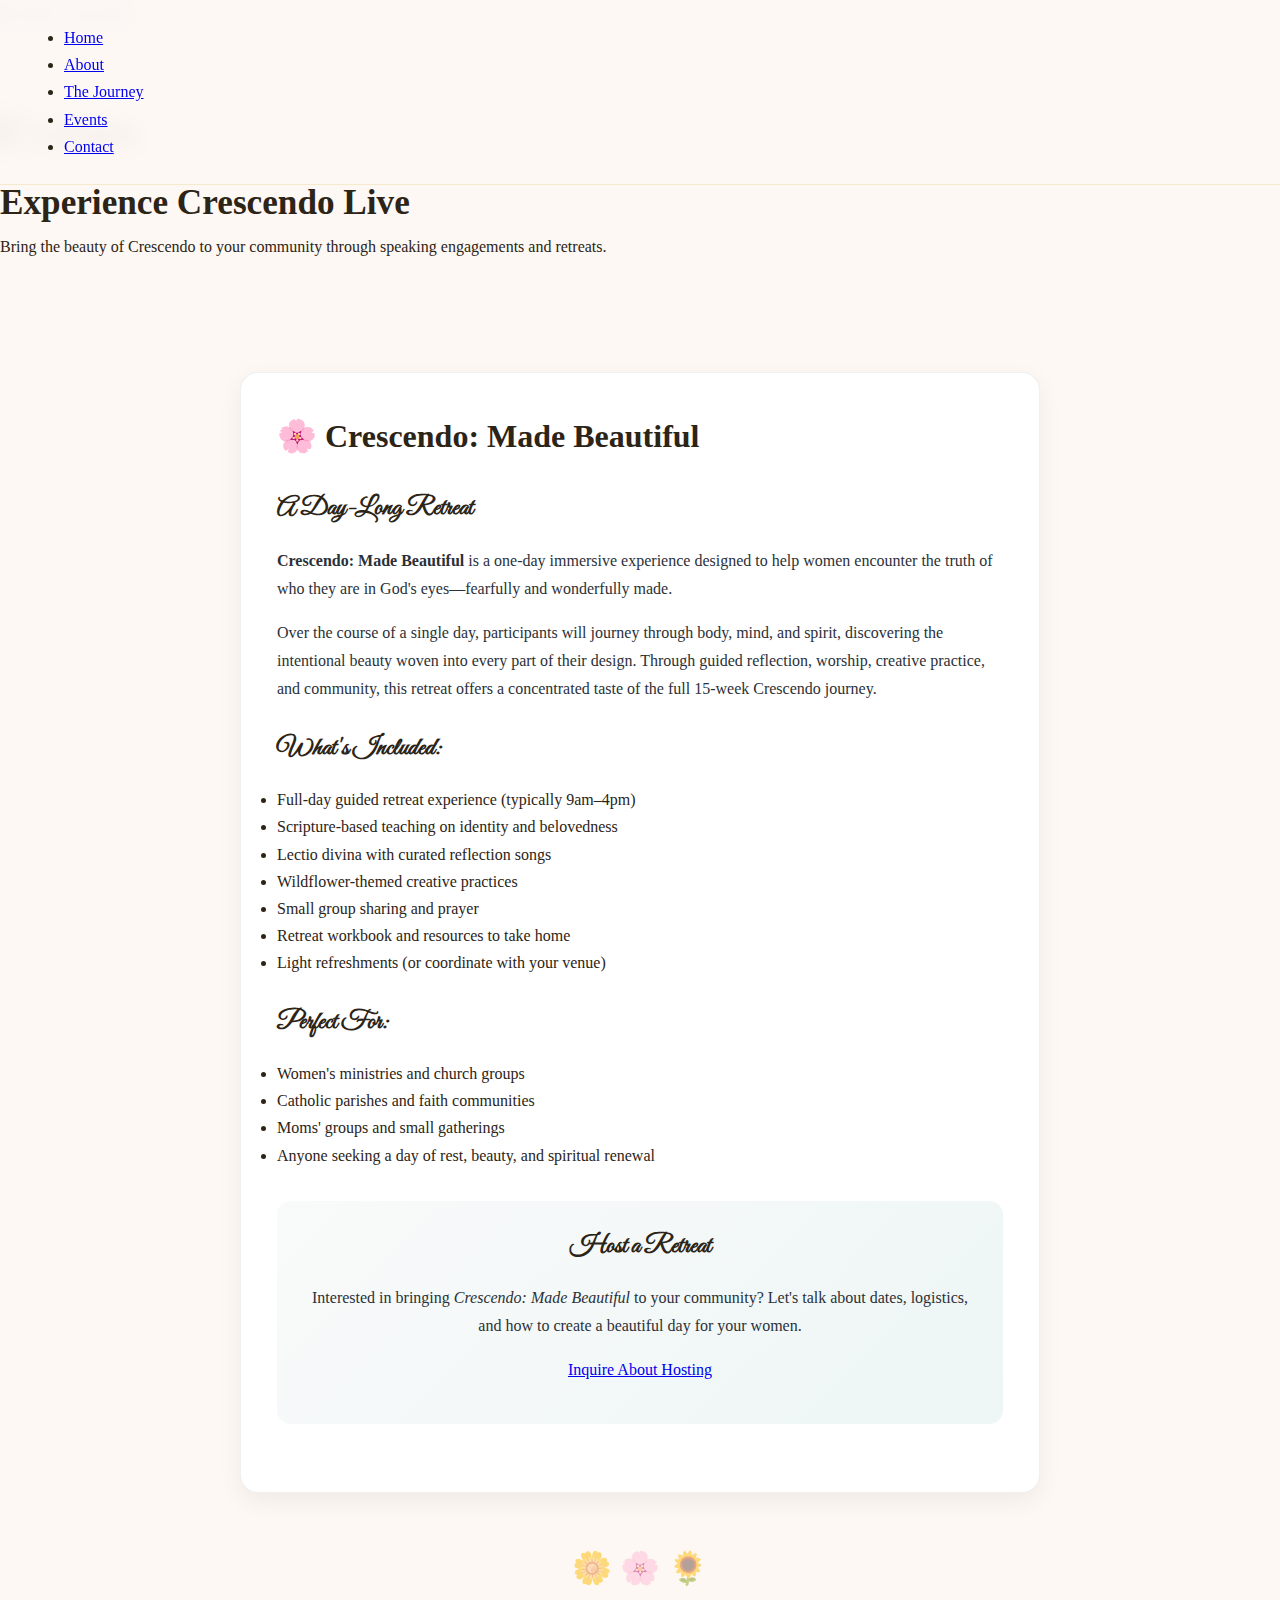
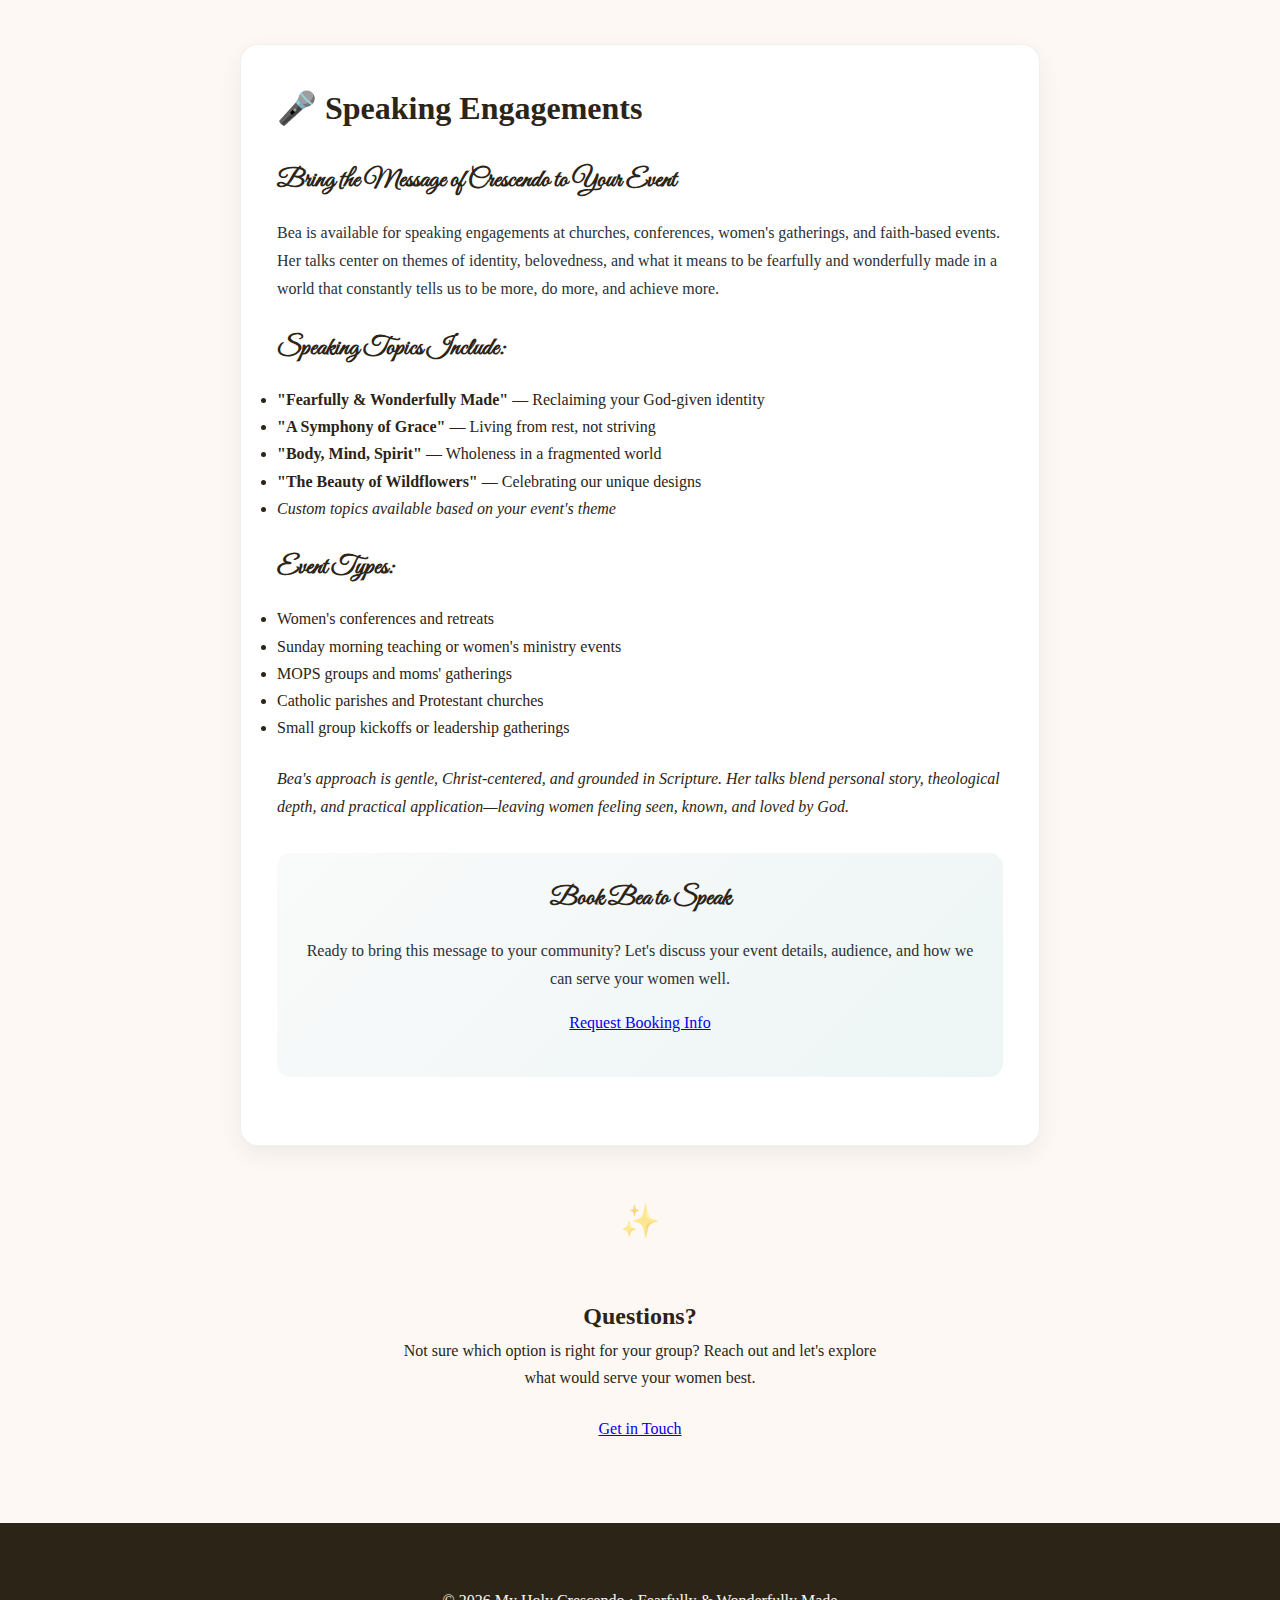
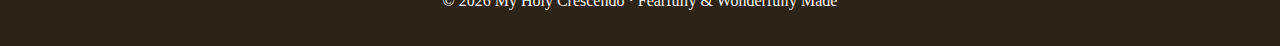
<file: events.html>
<!DOCTYPE html>
<html lang="en">
<head>
  <meta charset="utf-8" />
  <meta name="viewport" content="width=device-width, initial-scale=1" />
  <title>Events · My Holy Crescendo</title>
  <meta name="description" content="Experience Crescendo live through speaking engagements and our day-long retreat: Crescendo: Made Beautiful." />
  <meta property="og:title" content="Events · My Holy Crescendo" />
  <meta property="og:description" content="Experience Crescendo live through speaking engagements and day-long retreats." />
  <meta property="og:type" content="website" />

  <!-- Google Fonts -->
  <link rel="preconnect" href="https://fonts.googleapis.com">
  <link rel="preconnect" href="https://fonts.gstatic.com" crossorigin>
  <link href="https://fonts.googleapis.com/css2?family=Playfair+Display:wght@400;600;700&family=Inter:wght@400;500;600&family=Great+Vibes&display=swap" rel="stylesheet">

  <!-- Main site stylesheet -->
  <link rel="stylesheet" href="styles.css?v=gold43">

  <link rel="icon" href="favicon.png">
  
  <style>
    .event-card {
      background: #fff;
      border: 1px solid rgba(0,0,0,.06);
      border-radius: 18px;
      padding: 36px;
      margin: 32px auto;
      max-width: 800px;
      box-shadow: 0 8px 24px rgba(0,0,0,.06);
      text-align: left;
    }
    
    .event-card h2 {
      margin-top: 0;
      color: var(--ink-2);
      font-size: 2rem;
    }
    
    .event-card h3 {
      color: var(--accent);
      font-family: "Great Vibes", cursive;
      font-size: 1.6rem;
      margin: 1.5rem 0 1rem;
    }
    
    .event-card p {
      line-height: 1.75;
      color: #2b3138;
      margin-bottom: 1rem;
    }
    
    .event-card ul.gold-list {
      margin: 1rem 0;
    }
    
    .wildflower-divider {
      text-align: center;
      margin: 3rem 0;
      font-size: 2rem;
      opacity: 0.5;
    }
    
    .booking-box {
      background: linear-gradient(135deg, #f9fafa, #edf6f5);
      border: 2px solid var(--accent-2);
      border-radius: 14px;
      padding: 24px;
      margin: 2rem 0;
      text-align: center;
    }
    
    .booking-box h3 {
      margin-top: 0;
      color: var(--ink-2);
    }
  </style>
</head>
<body>
<header class="site-header">
  <div class="container masthead">
    <a href="/" class="site-title">My Holy Crescendo</a>

    <nav class="primary-nav" aria-label="Main">
      <ul class="menu">
        <li><a class="nav-link" href="index.html">Home</a></li>
        <li><a class="nav-link" href="about.html">About</a></li>
        <li><a class="nav-link" href="journey.html">The Journey</a></li>
        <li><a class="nav-link is active" href="events.html">Events</a></li>
        <li><a class="nav-link" href="contact.html">Contact</a></li>
      </ul>
    </nav>
  </div>
</header>

<main>
  <section class="landing-hero" style="padding:64px 0 40px">
    <div class="container landing-inner">
      <h1 class="headline" style="margin:0">
        <span class="title-main" style="font-size:clamp(2.2rem,5.5vw,3rem)">Events</span><br>
        <span class="title-sub" style="font-size:clamp(1.6rem,4.8vw,2.2rem)">Experience Crescendo Live</span>
      </h1>
      <p class="lede">Bring the beauty of Crescendo to your community through speaking engagements and retreats.</p>
    </div>
  </section>

  <section class="mini-about" style="padding: 40px 0 80px;">
    <div class="container">
      
      <!-- Retreat -->
      <div class="event-card">
        <h2>🌸 Crescendo: Made Beautiful</h2>
        <h3>A Day-Long Retreat</h3>
        
        <p><strong>Crescendo: Made Beautiful</strong> is a one-day immersive experience designed to help women encounter the truth of who they are in God's eyes—fearfully and wonderfully made.</p>
        
        <p>Over the course of a single day, participants will journey through body, mind, and spirit, discovering the intentional beauty woven into every part of their design. Through guided reflection, worship, creative practice, and community, this retreat offers a concentrated taste of the full 15-week Crescendo journey.</p>
        
        <h3>What's Included:</h3>
        <ul class="gold-list">
          <li>Full-day guided retreat experience (typically 9am–4pm)</li>
          <li>Scripture-based teaching on identity and belovedness</li>
          <li>Lectio divina with curated reflection songs</li>
          <li>Wildflower-themed creative practices</li>
          <li>Small group sharing and prayer</li>
          <li>Retreat workbook and resources to take home</li>
          <li>Light refreshments (or coordinate with your venue)</li>
        </ul>
        
        <h3>Perfect For:</h3>
        <ul class="gold-list">
          <li>Women's ministries and church groups</li>
          <li>Catholic parishes and faith communities</li>
          <li>Moms' groups and small gatherings</li>
          <li>Anyone seeking a day of rest, beauty, and spiritual renewal</li>
        </ul>
        
        <div class="booking-box">
          <h3>Host a Retreat</h3>
          <p>Interested in bringing <em>Crescendo: Made Beautiful</em> to your community? Let's talk about dates, logistics, and how to create a beautiful day for your women.</p>
          <p style="margin-top: 1rem;">
            <a href="contact.html" class="btn btn--gold">Inquire About Hosting</a>
          </p>
        </div>
      </div>
      
      <div class="wildflower-divider">🌼 🌸 🌻</div>
      
      <!-- Speaking Engagements -->
      <div class="event-card">
        <h2>🎤 Speaking Engagements</h2>
        <h3>Bring the Message of Crescendo to Your Event</h3>
        
        <p>Bea is available for speaking engagements at churches, conferences, women's gatherings, and faith-based events. Her talks center on themes of identity, belovedness, and what it means to be fearfully and wonderfully made in a world that constantly tells us to be more, do more, and achieve more.</p>
        
        <h3>Speaking Topics Include:</h3>
        <ul class="gold-list">
          <li><strong>"Fearfully & Wonderfully Made"</strong> — Reclaiming your God-given identity</li>
          <li><strong>"A Symphony of Grace"</strong> — Living from rest, not striving</li>
          <li><strong>"Body, Mind, Spirit"</strong> — Wholeness in a fragmented world</li>
          <li><strong>"The Beauty of Wildflowers"</strong> — Celebrating our unique designs</li>
          <li><em>Custom topics available based on your event's theme</em></li>
        </ul>
        
        <h3>Event Types:</h3>
        <ul class="gold-list">
          <li>Women's conferences and retreats</li>
          <li>Sunday morning teaching or women's ministry events</li>
          <li>MOPS groups and moms' gatherings</li>
          <li>Catholic parishes and Protestant churches</li>
          <li>Small group kickoffs or leadership gatherings</li>
        </ul>
        
        <p style="font-style: italic; color: var(--muted); margin-top: 1.5rem;">
          Bea's approach is gentle, Christ-centered, and grounded in Scripture. Her talks blend personal story, theological depth, and practical application—leaving women feeling seen, known, and loved by God.
        </p>
        
        <div class="booking-box">
          <h3>Book Bea to Speak</h3>
          <p>Ready to bring this message to your community? Let's discuss your event details, audience, and how we can serve your women well.</p>
          <p style="margin-top: 1rem;">
            <a href="contact.html" class="btn btn--gold">Request Booking Info</a>
          </p>
        </div>
      </div>
      
      <div class="wildflower-divider">✨</div>
      
      <!-- Call to Action -->
      <div style="text-align: center; margin-top: 48px;">
        <h2>Questions?</h2>
        <p style="max-width: 60ch; margin: 0 auto 1.5rem; color: var(--muted);">
          Not sure which option is right for your group? Reach out and let's explore what would serve your women best.
        </p>
        <a href="contact.html" class="btn">Get in Touch</a>
      </div>
      
    </div>
  </section>
</main>

  <footer class="site-footer">
    <div class="container footer-inner">
      <p>© <span id="y"></span> My Holy Crescendo · Fearfully &amp; Wonderfully Made</p>
    </div>
  </footer>

  <script>
    document.getElementById('y').textContent = new Date().getFullYear();
  </script>
</body>
</html>
</file>
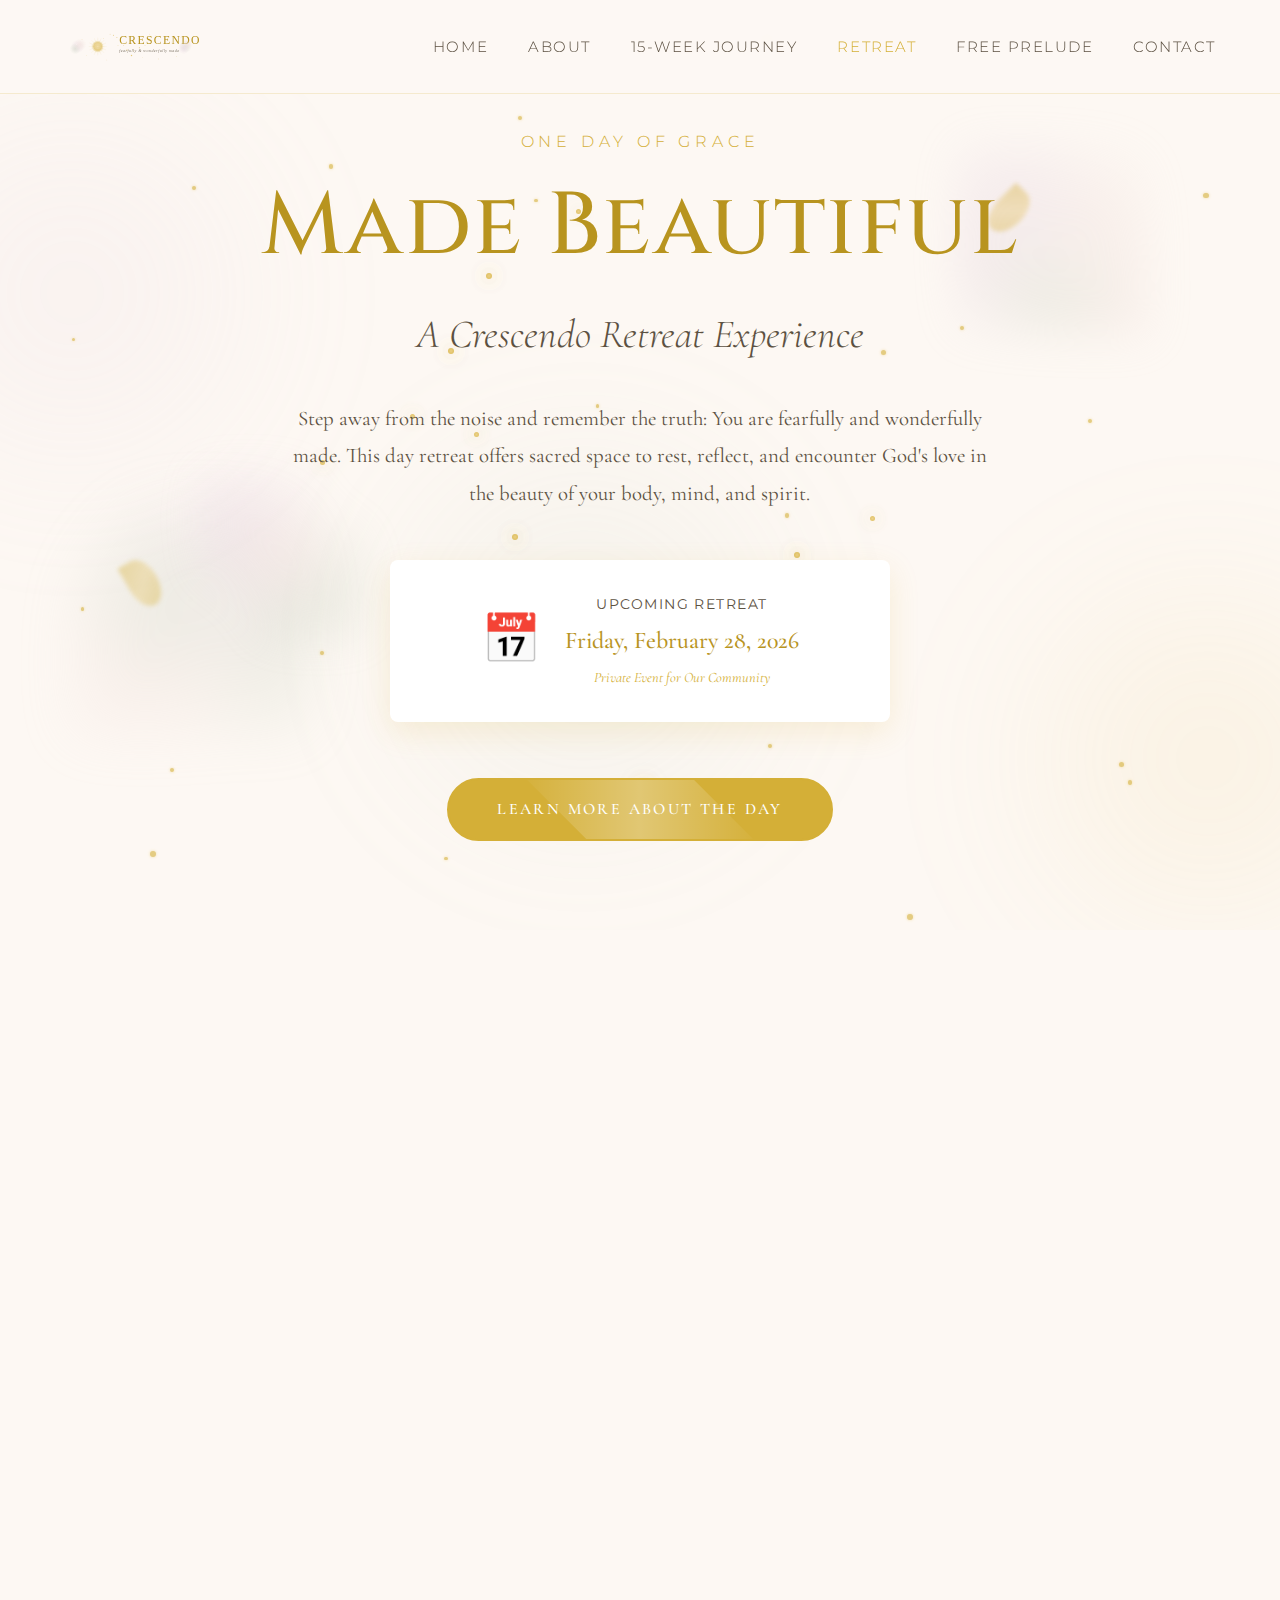
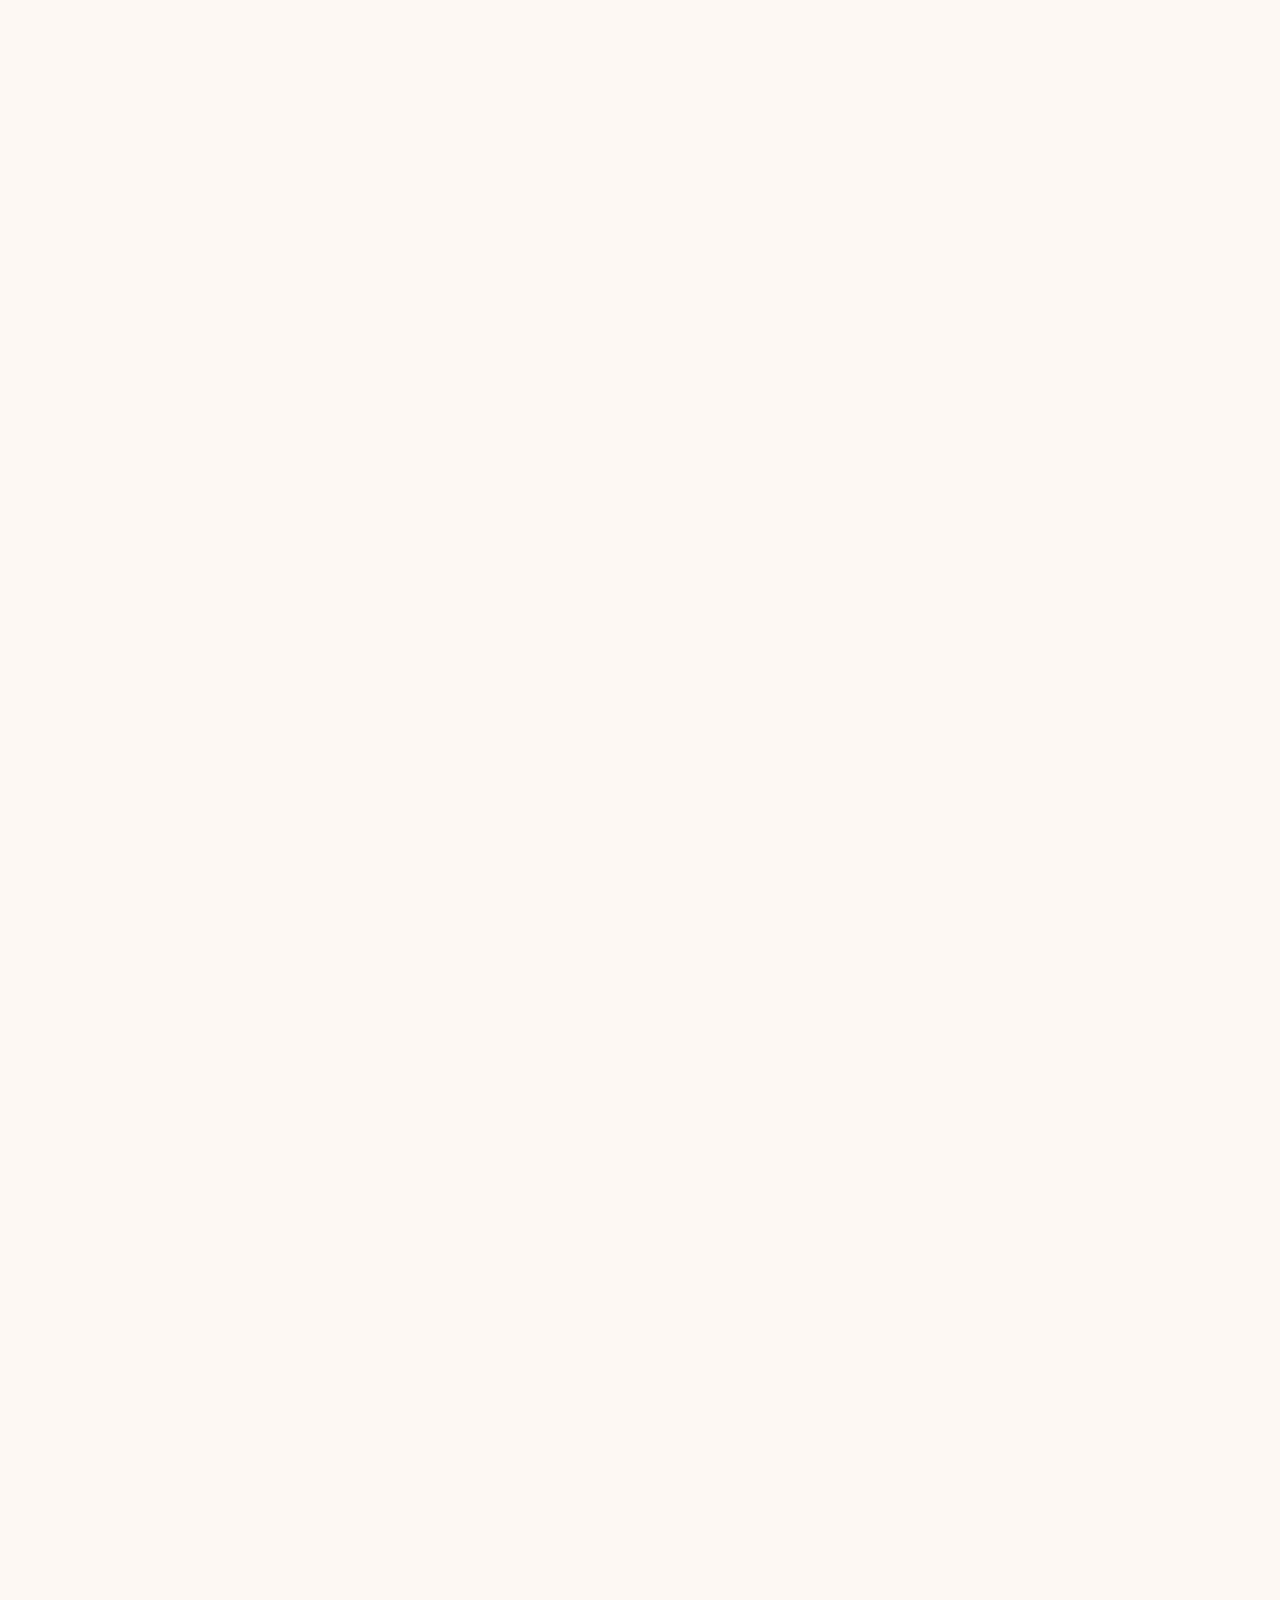
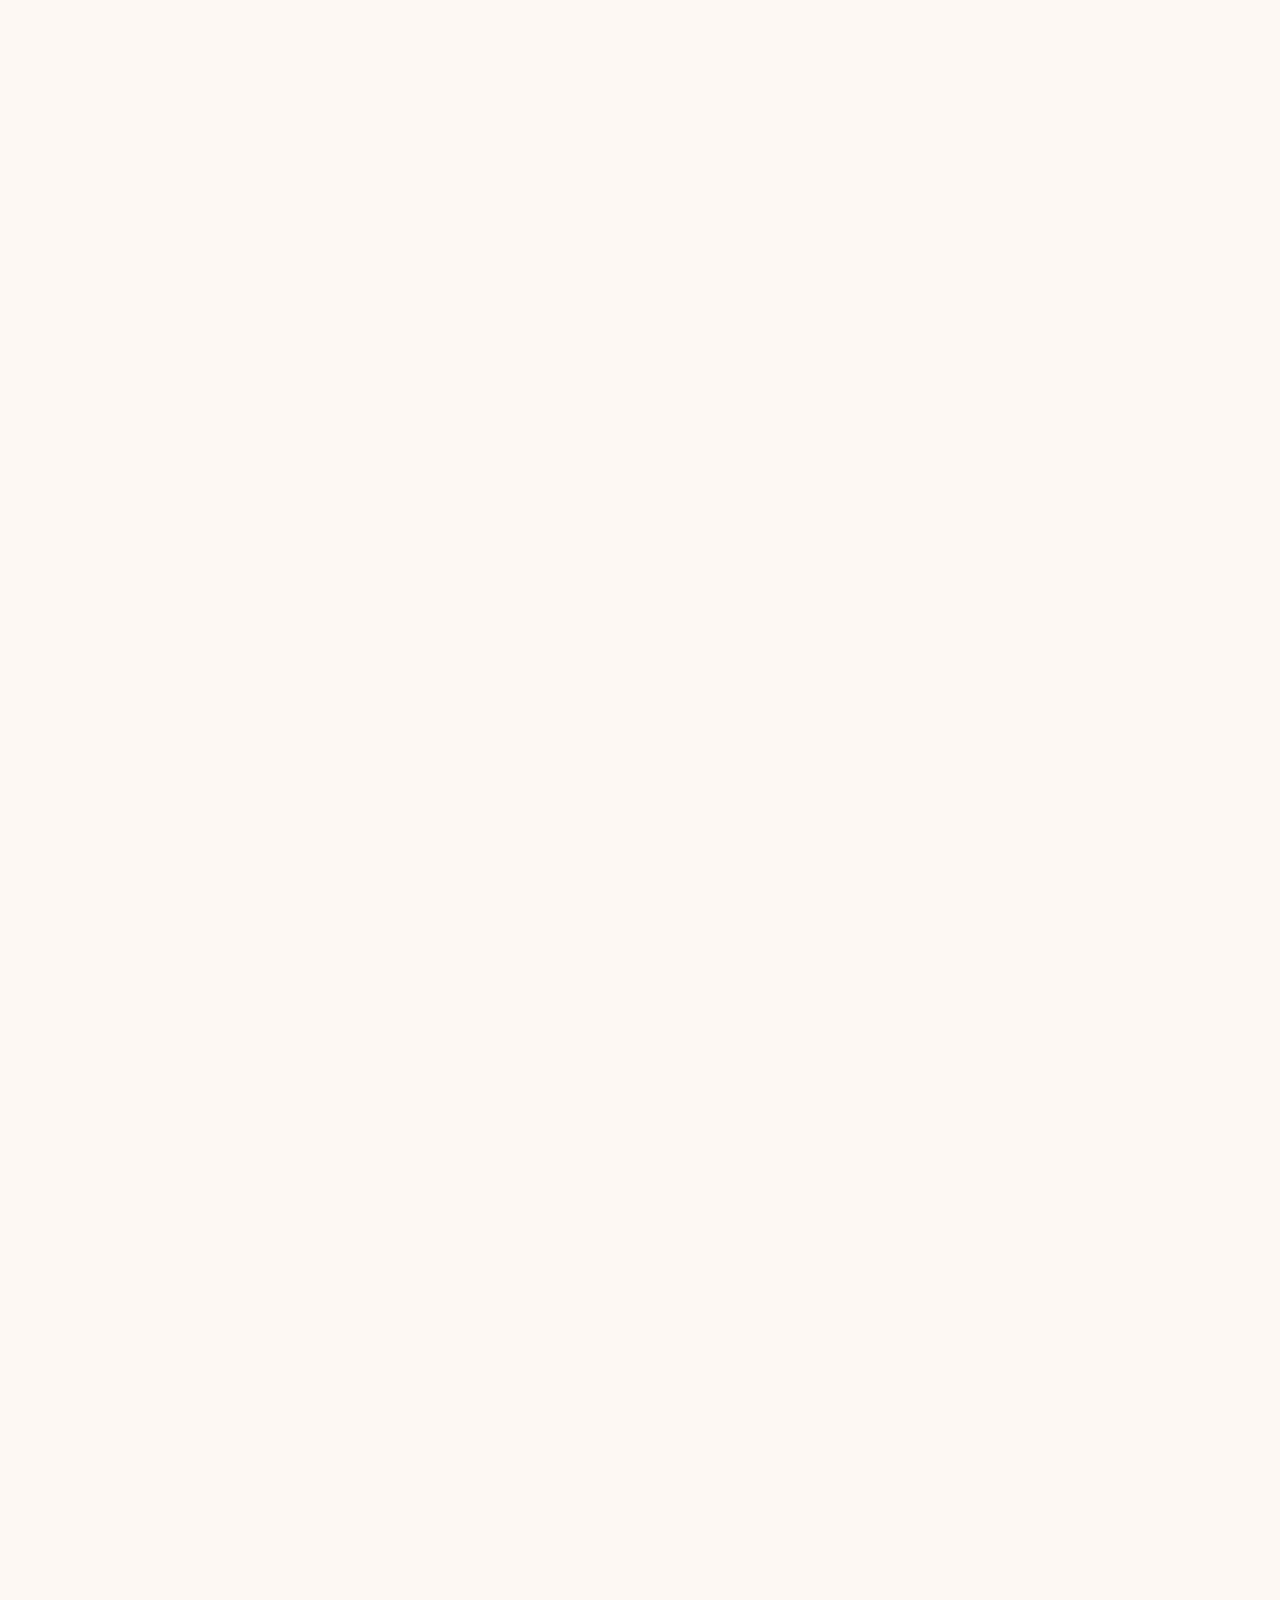
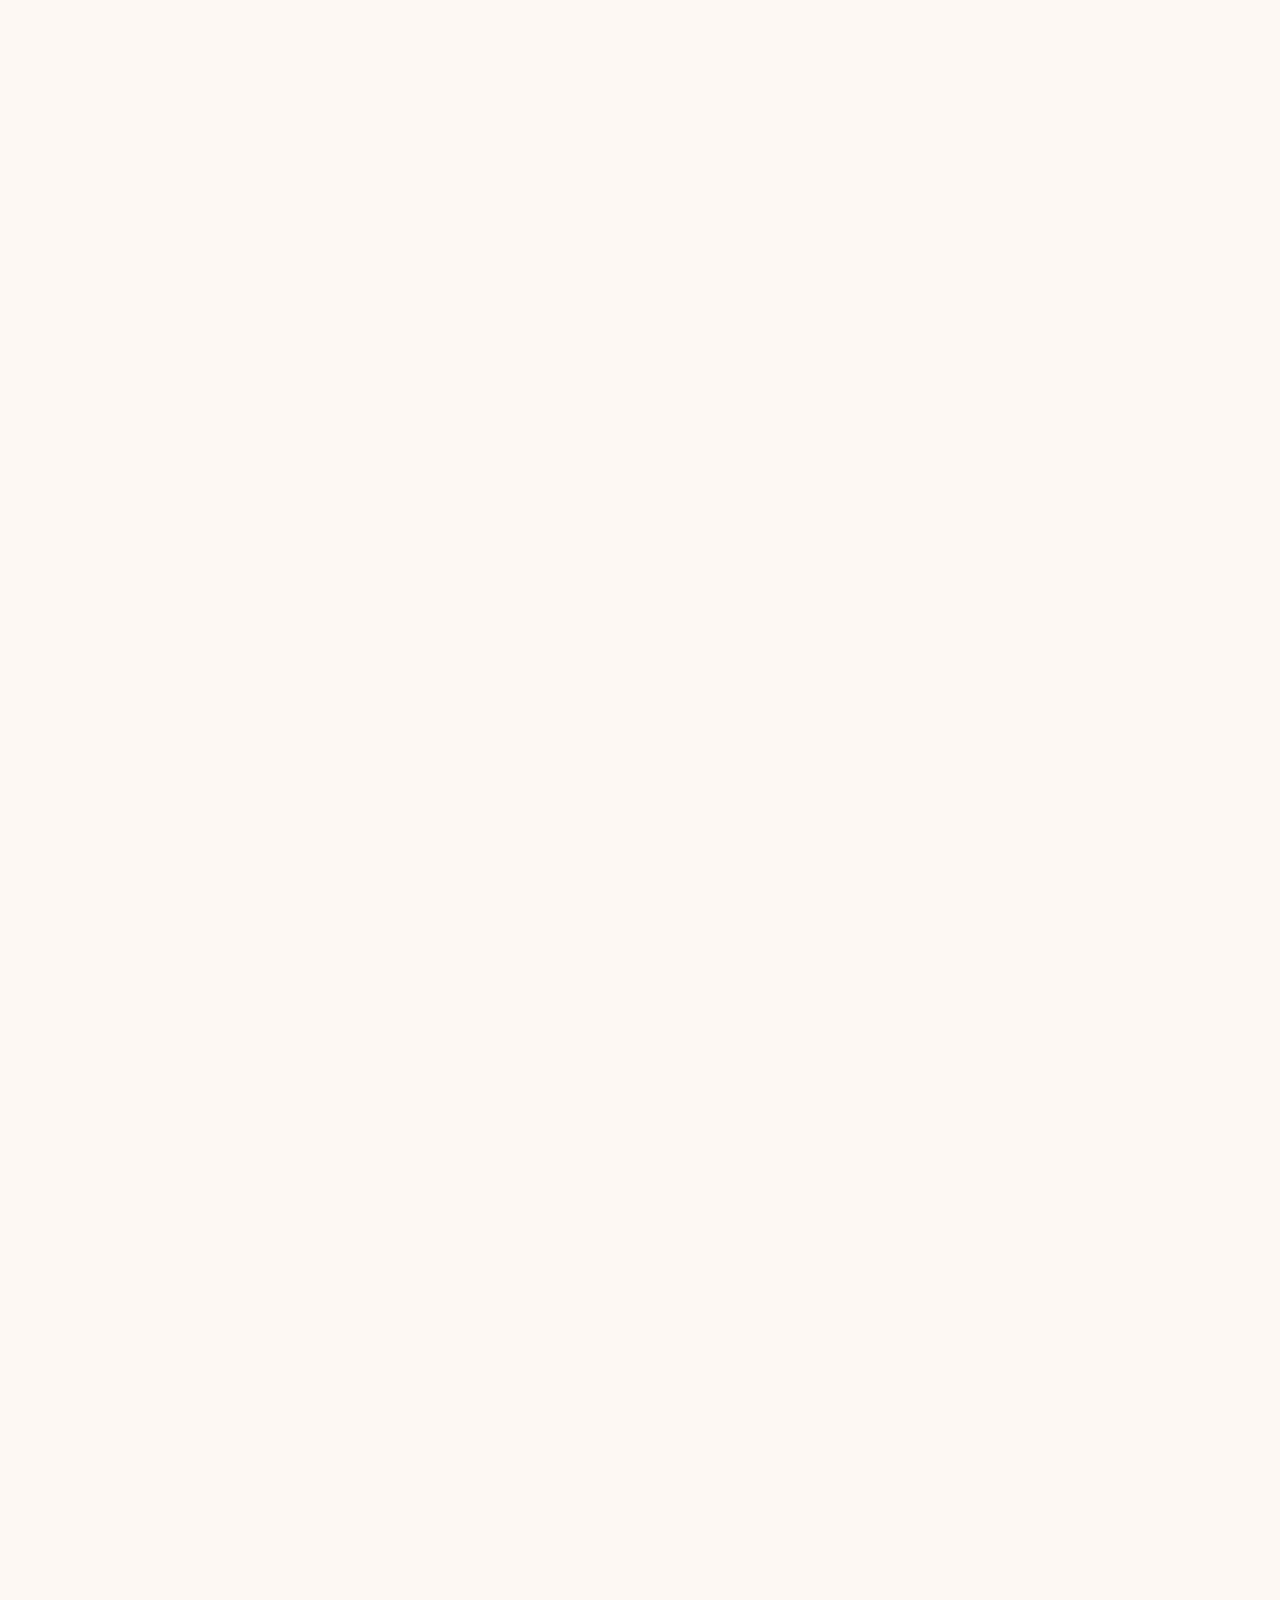
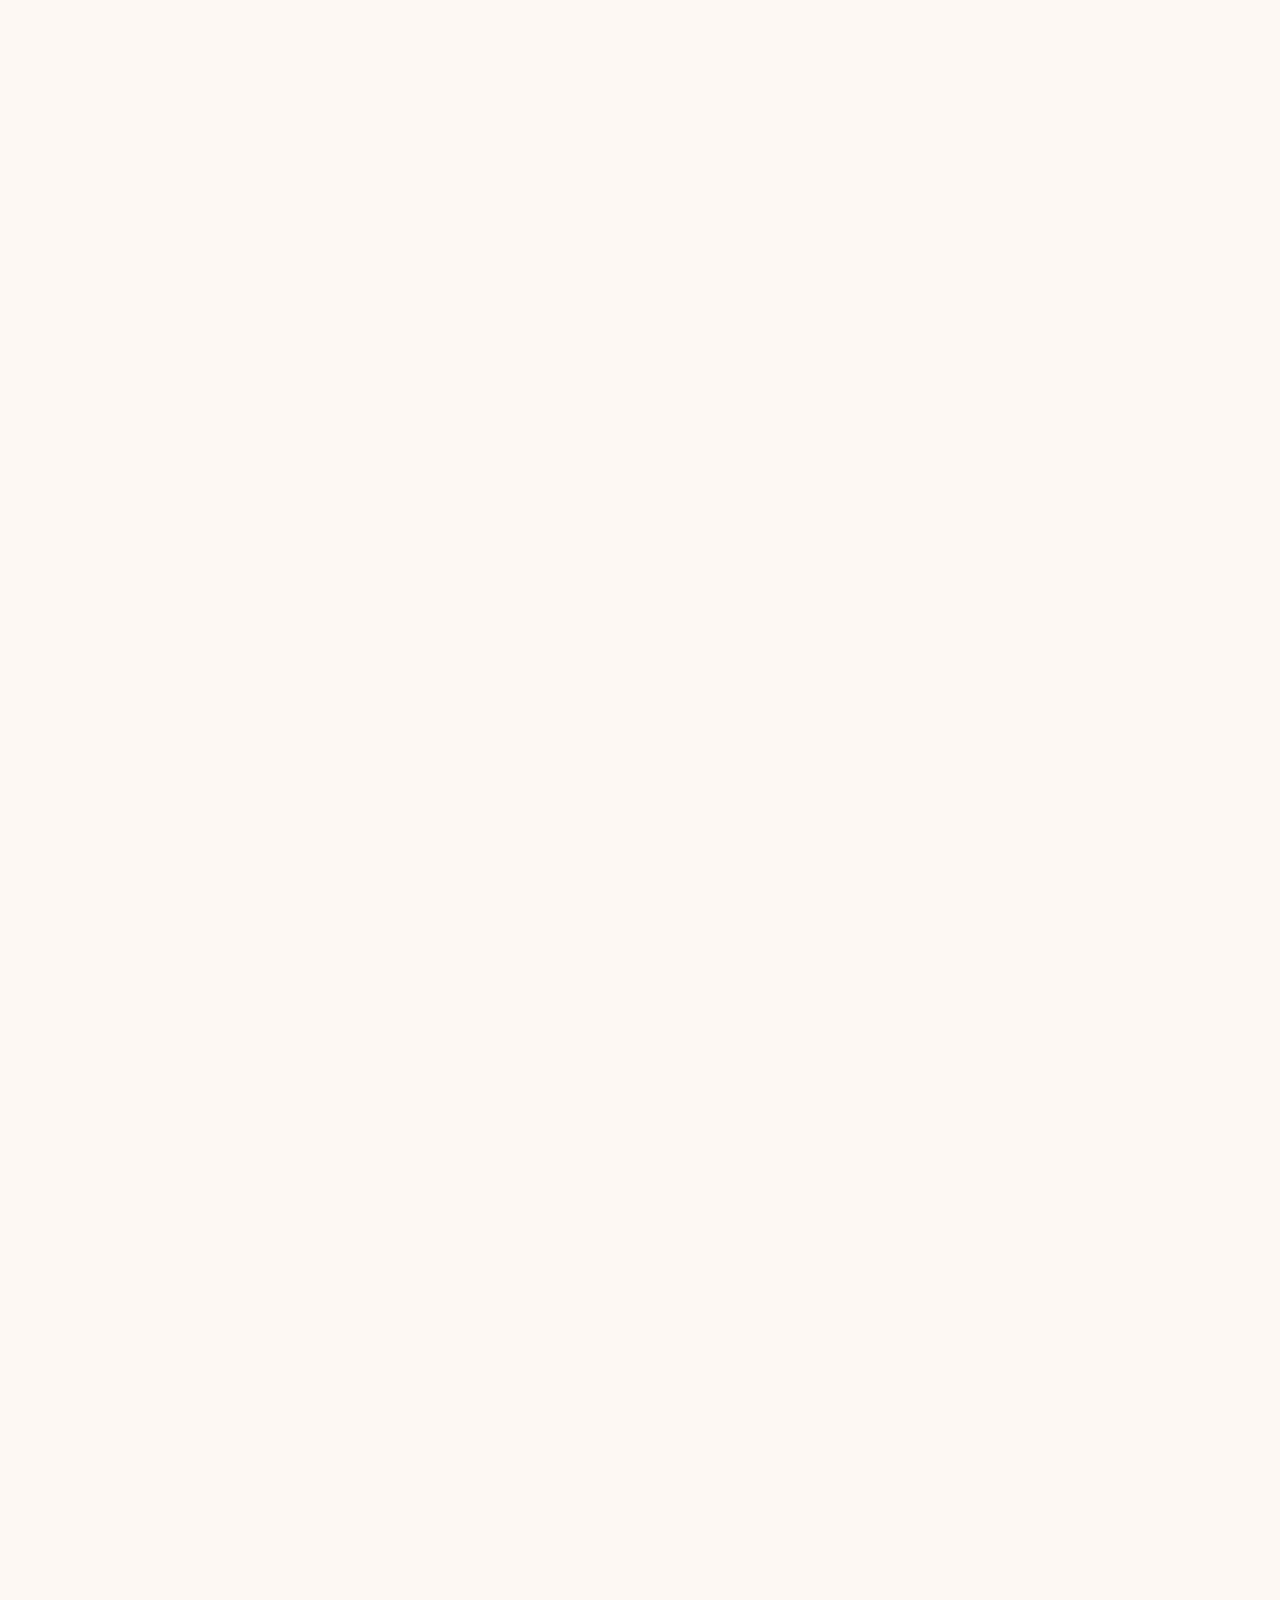
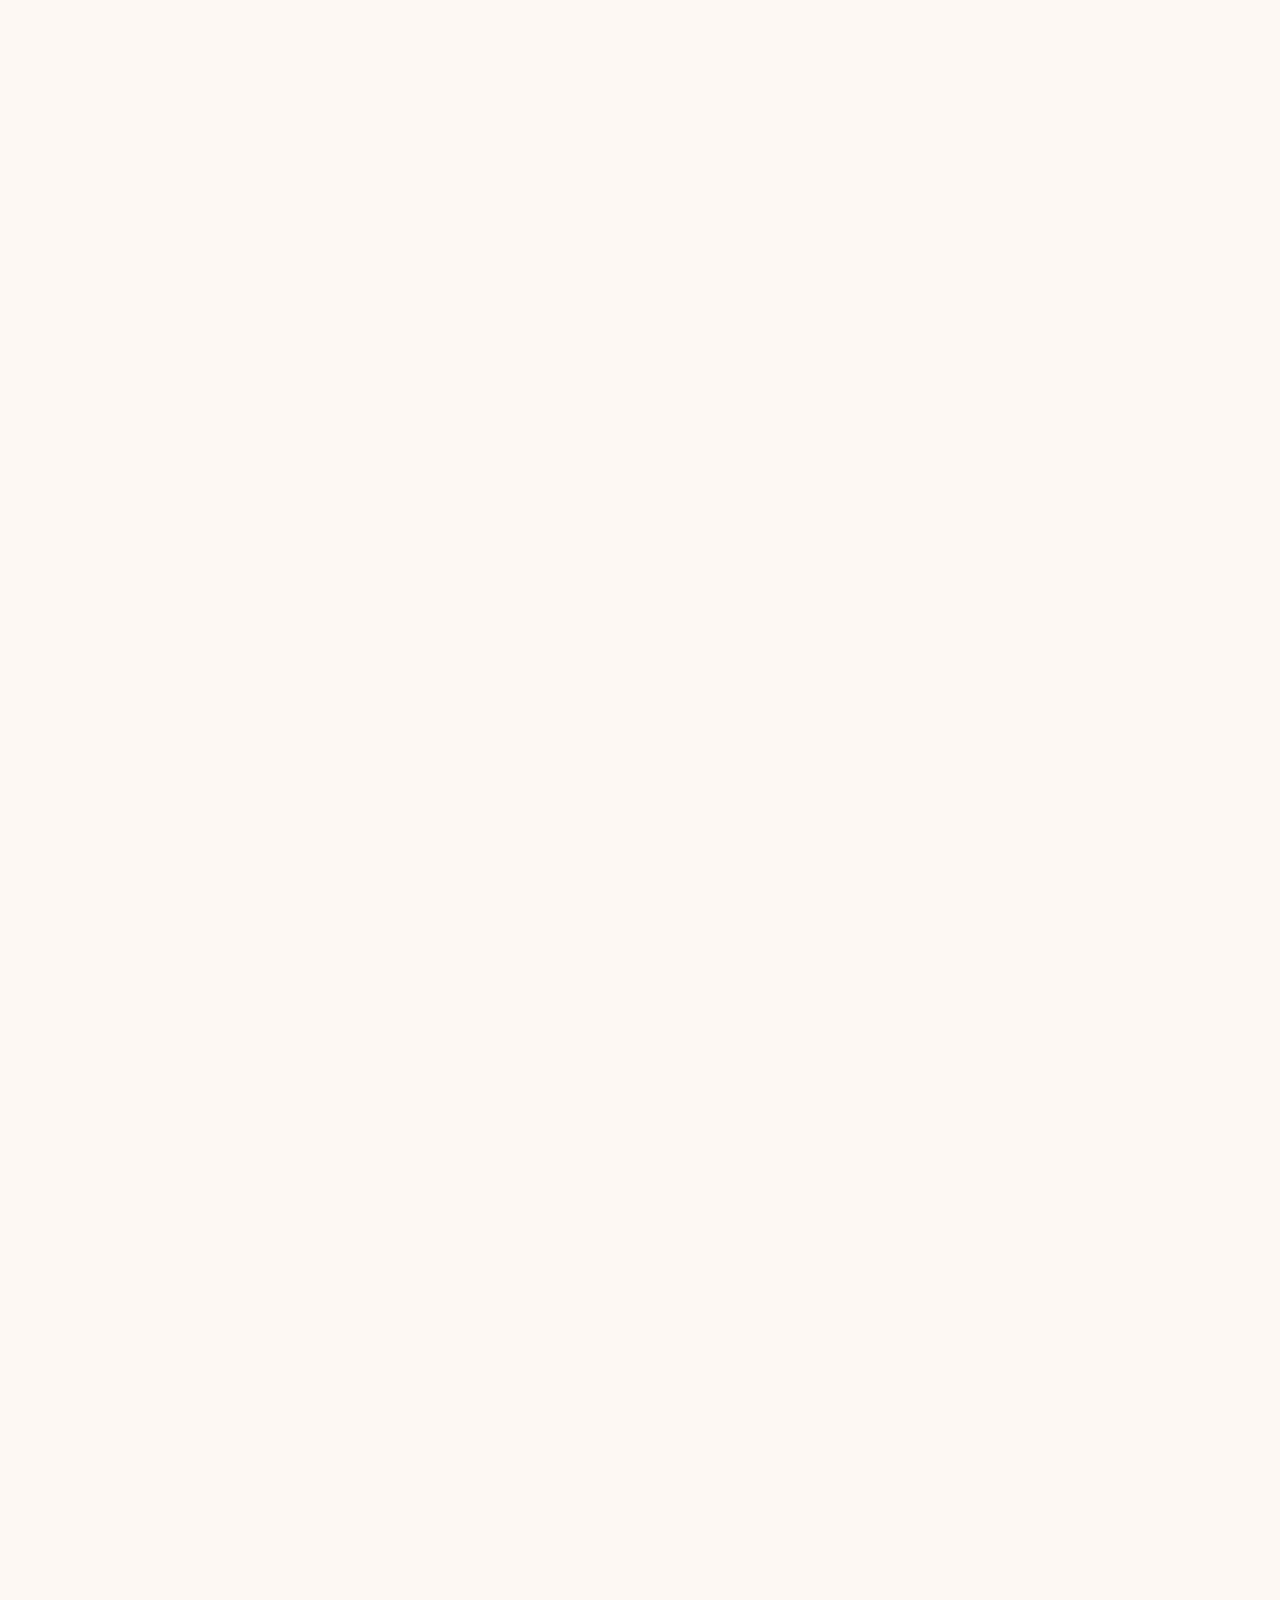
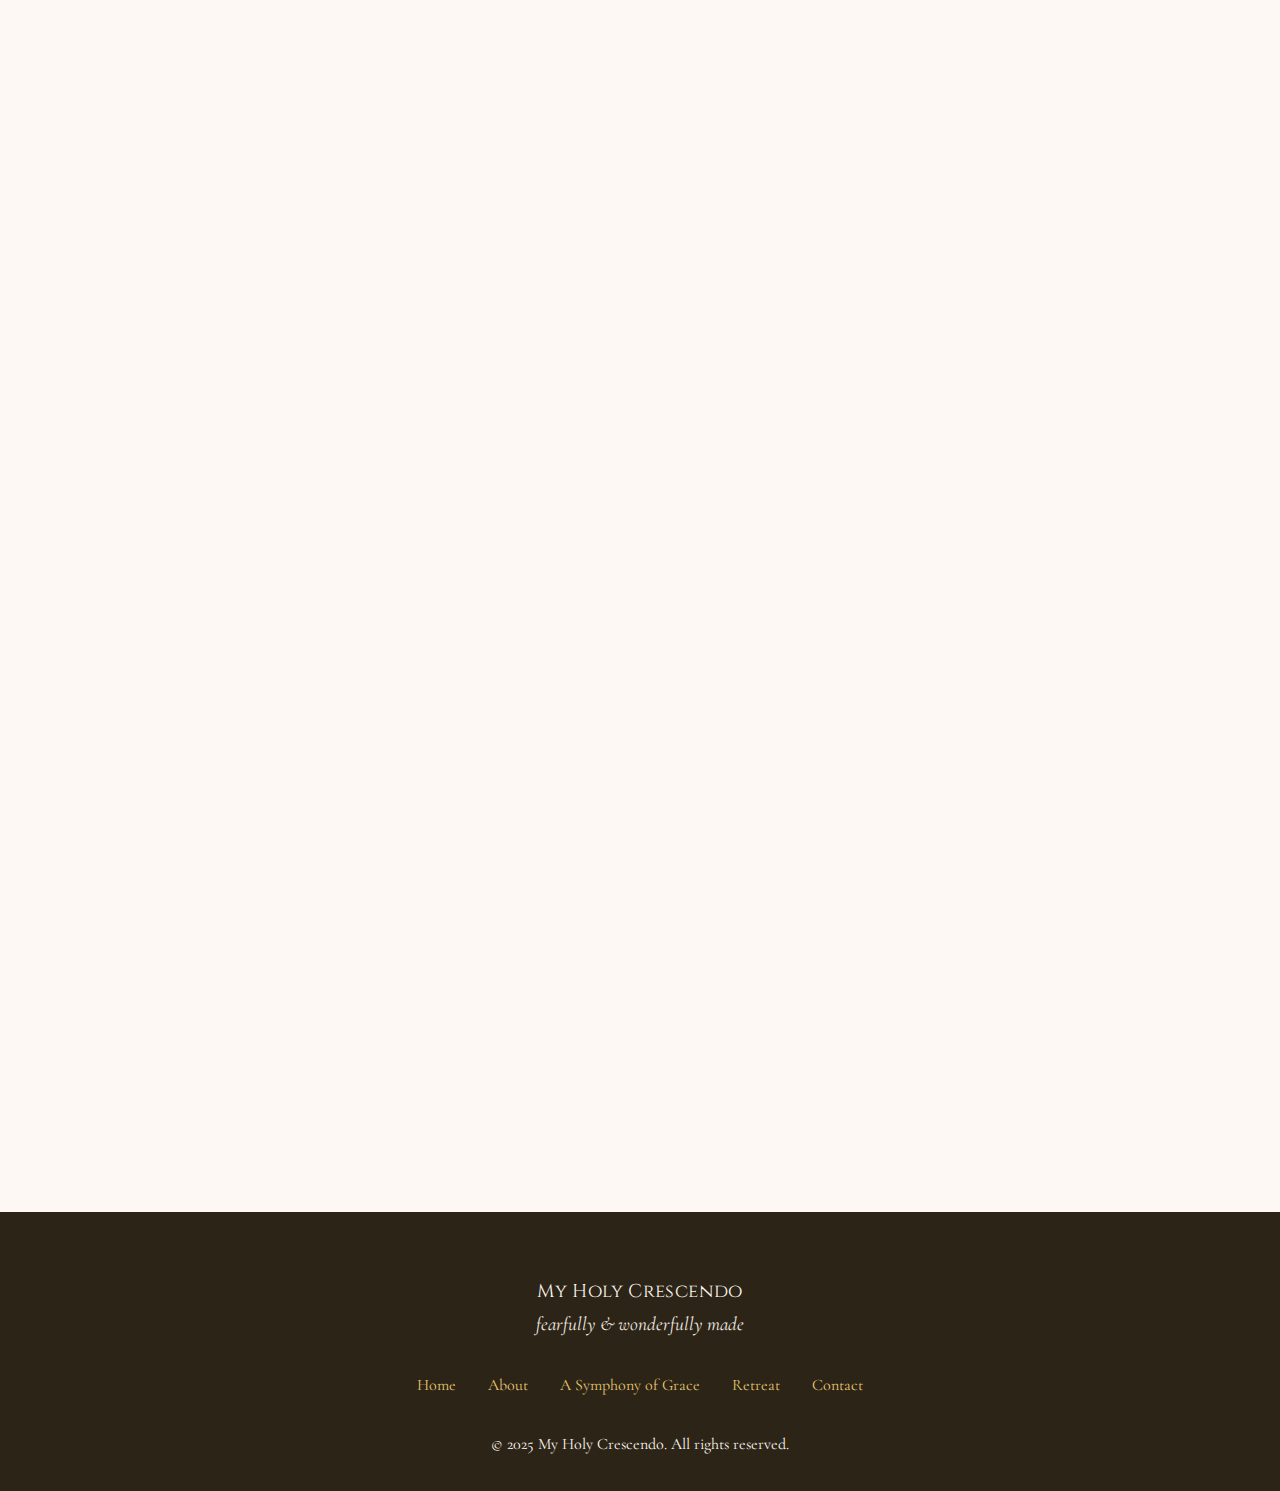
<file: made-beautiful.html>
<!DOCTYPE html>
<html lang="en">
<head>
    <meta charset="UTF-8">
    <meta name="viewport" content="width=device-width, initial-scale=1.0">
    <title>Made Beautiful Retreat · My Holy Crescendo</title>
    <meta name="description" content="A day of rest, reflection, and renewal. Immerse yourself in God's love and remember the truth of who you are—fearfully and wonderfully made.">
    <link href="https://fonts.googleapis.com/css2?family=Cormorant+Garamond:ital,wght@0,300;0,400;0,500;0,600;1,300;1,400&family=Cinzel:wght@400;500;600&family=Montserrat:wght@300;400;500&display=swap" rel="stylesheet">
    <link rel="stylesheet" href="styles.css">
    <link rel="icon" type="image/svg+xml" href="assets/img/logo-icon.svg">
</head>
<body>
    <!-- Navigation -->
    <nav class="sans">
        <a href="index.html" class="logo-link">
            <img src="assets/img/logo-horizontal.svg" alt="My Holy Crescendo" class="logo-image">
        </a>
        <ul class="nav-links">
            <li><a href="index.html">Home</a></li>
            <li><a href="about.html">About</a></li>
            <li><a href="symphony-of-grace.html">15-Week Journey</a></li>
            <li><a href="made-beautiful.html" class="active">Retreat</a></li>
            <li><a href="prelude.html">Free Prelude</a></li>
            <li><a href="index.html#contact">Contact</a></li>
        </ul>
    </nav>

    <!-- Hero Section -->
    <section class="hero retreat-hero">
        <div class="watercolor-splash splash-1"></div>
        <div class="watercolor-splash splash-2"></div>
        <div class="watercolor-splash splash-3"></div>
        
        <!-- Virgo Constellation -->
        <div class="virgo-constellation">
            <div class="constellation-star star-large" style="left: 50%; bottom: 15%;"></div>
            <div class="constellation-star star-medium" style="left: 45%; bottom: 30%;"></div>
            <div class="constellation-star star-medium" style="left: 40%; bottom: 42%;"></div>
            <div class="constellation-star star-small" style="left: 37%; bottom: 53%;"></div>
            <div class="constellation-star star-medium" style="left: 35%; bottom: 62%;"></div>
            <div class="constellation-star star-small" style="left: 55%; bottom: 33%;"></div>
            <div class="constellation-star star-medium" style="left: 62%; bottom: 40%;"></div>
            <div class="constellation-star star-small" style="left: 68%; bottom: 44%;"></div>
            <div class="constellation-star star-medium" style="left: 38%; bottom: 70%;"></div>
            <div class="constellation-star star-small" style="left: 45%; bottom: 77%;"></div>
            <div class="constellation-star star-small" style="left: 32%; bottom: 55%;"></div>
            <div class="constellation-star star-small" style="left: 25%; bottom: 50%;"></div>
        </div>
        
        <!-- Watercolor flowers -->
        <div class="watercolor-flower flower-1"></div>
        <div class="watercolor-flower flower-2"></div>
        <div class="watercolor-flower flower-3"></div>
        
        <div class="gold-leaf leaf-1"></div>
        <div class="gold-leaf leaf-2"></div>
        
        <div class="hero-content">
            <p class="hero-subtitle sans">One Day of Grace</p>
            <h1 class="hero-title script">Made Beautiful</h1>
            <p class="hero-tagline">A Crescendo Retreat Experience</p>
            <p class="hero-description">
                Step away from the noise and remember the truth: You are fearfully and wonderfully made. 
                This day retreat offers sacred space to rest, reflect, and encounter God's love in the beauty 
                of your body, mind, and spirit.
            </p>
            <div class="retreat-date-banner">
                <div class="date-icon">📅</div>
                <div>
                    <div class="date-label sans">Upcoming Retreat</div>
                    <div class="date-value">Friday, February 28, 2026</div>
                    <div class="date-note">Private Event for Our Community</div>
                </div>
            </div>
            <a href="#details" class="cta-button">Learn More About the Day</a>
        </div>

        <div class="gold-flecks">
            <div class="fleck" style="top: 20%; left: 15%; animation-delay: 0s;"></div>
            <div class="fleck" style="top: 45%; left: 85%; animation-delay: 1s;"></div>
            <div class="fleck" style="top: 70%; left: 25%; animation-delay: 2s;"></div>
            <div class="fleck" style="top: 35%; left: 75%; animation-delay: 1.5s;"></div>
            <div class="fleck" style="top: 80%; left: 60%; animation-delay: 0.5s;"></div>
        </div>
    </section>

    <!-- The Experience -->
    <section class="retreat-experience reveal">
        <div class="watercolor-flower flower-3" style="top: 10%; right: 5%;"></div>
        <div class="gold-leaf leaf-1"></div>
        
        <div class="container">
            <div class="section-header">
                <p class="section-label sans">The Experience</p>
                <h2 class="section-title script">A Day Set Apart</h2>
                <p class="section-description">
                    In our busy, noisy world, this retreat offers something rare: permission to pause. 
                    Permission to rest. Permission to encounter the God who calls you beloved.
                </p>
            </div>

            <div class="retreat-essence">
                <div class="essence-block">
                    <h3 class="script" style="color: var(--gold-dark); font-size: 2rem; margin-bottom: 1rem;">What Makes This Retreat Different</h3>
                    <p style="font-size: 1.15rem; line-height: 1.8; color: var(--text-medium); margin-bottom: 2rem;">
                        This isn't a conference where you take notes. It's not a workshop where you complete exercises. 
                        <strong>Made Beautiful</strong> is a sacred pause—a full day to step out of the demands of daily life 
                        and into a space where you can simply <em>be</em>.
                    </p>
                    <p style="font-size: 1.15rem; line-height: 1.8; color: var(--text-medium);">
                        Through guided contemplation, gentle reflection, and the beauty of stillness, you'll reconnect with 
                        the truth that often gets buried beneath busyness: <strong>You are fearfully and wonderfully made.</strong> 
                        You are loved. You are beautiful. You are enough.
                    </p>
                </div>
            </div>
        </div>
    </section>

    <!-- Schedule -->
    <section class="retreat-schedule reveal" style="background: var(--cream-dark);">
        <div class="watercolor-flower flower-2" style="top: 15%; left: 5%;"></div>
        <div class="gold-leaf leaf-2"></div>
        
        <div class="flower-accent" style="bottom: 15%; right: 8%;">
            <div class="petal"></div>
            <div class="petal"></div>
            <div class="petal"></div>
            <div class="petal"></div>
            <div class="petal"></div>
            <div class="flower-center"></div>
        </div>
        
        <div class="container">
            <div class="section-header">
                <p class="section-label sans">Your Day</p>
                <h2 class="section-title script">The Rhythm of the Retreat</h2>
                <p class="section-description">
                    A gentle flow designed to nourish body, mind, and spirit without overwhelming or rushing.
                </p>
            </div>

            <div class="schedule-timeline">
                <div class="schedule-item">
                    <div class="schedule-time">
                        <span class="time-label sans">9:00 AM</span>
                    </div>
                    <div class="schedule-content">
                        <h3 class="schedule-title sans">Welcome & Settling In</h3>
                        <p class="schedule-description">
                            Arrival with tea, coffee, and light refreshments. We'll gather in our sacred space, 
                            take a few deep breaths together, and set our intentions for the day.
                        </p>
                        <div class="schedule-elements">
                            <span>☕ Refreshments</span>
                            <span>🕊️ Opening Prayer</span>
                            <span>🌸 Sacred Space</span>
                        </div>
                    </div>
                </div>

                <div class="schedule-item">
                    <div class="schedule-time">
                        <span class="time-label sans">9:30 AM</span>
                    </div>
                    <div class="schedule-content">
                        <h3 class="schedule-title sans">Foundation: Beloved Daughter</h3>
                        <p class="schedule-description">
                            We begin where all beauty begins—with God's love for you. Through guided reflection 
                            and Scripture, we'll explore what it means to be called "beloved" and "daughter."
                        </p>
                        <div class="schedule-elements">
                            <span>📖 Scripture Meditation</span>
                            <span>✍️ Journaling Prompts</span>
                            <span>💭 Silent Reflection</span>
                        </div>
                    </div>
                </div>

                <div class="schedule-item">
                    <div class="schedule-time">
                        <span class="time-label sans">11:00 AM</span>
                    </div>
                    <div class="schedule-content">
                        <h3 class="schedule-title sans">Body: Fearfully Made</h3>
                        <p class="schedule-description">
                            Your body is not an obstacle to holiness—it's a gift. We'll gently explore how God's 
                            creativity is visible in your physical design, from your coloring to your essence.
                        </p>
                        <div class="schedule-elements">
                            <span>🌈 Beauty Discovery</span>
                            <span>💃 Embodied Prayer</span>
                            <span>✨ Personal Reflection</span>
                        </div>
                    </div>
                </div>

                <div class="schedule-item">
                    <div class="schedule-time">
                        <span class="time-label sans">12:30 PM</span>
                    </div>
                    <div class="schedule-content">
                        <h3 class="schedule-title sans">Lunch & Rest</h3>
                        <p class="schedule-description">
                            A beautiful, nourishing meal provided. This is time to rest, connect with other women, 
                            or simply sit in silence. Walk the grounds, journal, or just breathe.
                        </p>
                        <div class="schedule-elements">
                            <span>🍽️ Lunch Provided</span>
                            <span>🌳 Nature Walk Option</span>
                            <span>🤫 Silent Reflection Space</span>
                        </div>
                    </div>
                </div>

                <div class="schedule-item">
                    <div class="schedule-time">
                        <span class="time-label sans">2:00 PM</span>
                    </div>
                    <div class="schedule-content">
                        <h3 class="schedule-title sans">Mind: Wonderfully Made</h3>
                        <p class="schedule-description">
                            God designed not just your body but your mind—your personality, strengths, and even your 
                            struggles. We'll explore how understanding your interior landscape deepens self-compassion.
                        </p>
                        <div class="schedule-elements">
                            <span>🧠 Self-Discovery</span>
                            <span>💝 Compassion Practice</span>
                            <span>🎨 Creative Expression</span>
                        </div>
                    </div>
                </div>

                <div class="schedule-item">
                    <div class="schedule-time">
                        <span class="time-label sans">3:00 PM</span>
                    </div>
                    <div class="schedule-content">
                        <h3 class="schedule-title sans">Spiritual Bouquet Craft</h3>
                        <p class="schedule-description">
                            A hands-on experience of beauty and creation. Using sola wood flowers (everlasting blooms), 
                            you'll craft your own spiritual bouquet—a tangible reminder of your God-given beauty and this 
                            day's grace. Take it home as a lasting symbol of your belovedness.
                        </p>
                        <div class="schedule-elements">
                            <span>🌸 Sola Flower Arrangement</span>
                            <span>🎨 Creative Prayer</span>
                            <span>💐 Keepsake to Treasure</span>
                        </div>
                    </div>
                </div>

                <div class="schedule-item">
                    <div class="schedule-time">
                        <span class="time-label sans">3:30 PM</span>
                    </div>
                    <div class="schedule-content">
                        <h3 class="schedule-title sans">Spirit: Living Beautiful</h3>
                        <p class="schedule-description">
                            How do you carry this day's grace into your everyday life? We'll create a simple practice 
                            to help you remember your belovedness even in the midst of ordinary days.
                        </p>
                        <div class="schedule-elements">
                            <span>🕊️ Rule of Life Intro</span>
                            <span>📿 Prayer Practice</span>
                            <span>🌱 Next Steps</span>
                        </div>
                    </div>
                </div>

                <div class="schedule-item">
                    <div class="schedule-time">
                        <span class="time-label sans">4:30 PM</span>
                    </div>
                    <div class="schedule-content">
                        <h3 class="schedule-title sans">Celebration & Closing</h3>
                        <p class="schedule-description">
                            We'll close our day together with a simple celebration—blessing one another, offering 
                            prayers, and sending you forth with joy. Light refreshments and a small gift to take home.
                        </p>
                        <div class="schedule-elements">
                            <span>🙏 Blessing Circle</span>
                            <span>🎁 Retreat Gift</span>
                            <span>☕ Closing Tea</span>
                        </div>
                    </div>
                </div>
            </div>
        </div>
    </section>

    <!-- What's Included -->
    <section class="retreat-included reveal">
        <div class="watercolor-flower flower-1" style="top: 20%; right: 10%;"></div>
        <div class="gold-leaf leaf-3"></div>
        
        <div class="container">
            <div class="section-header">
                <p class="section-label sans">Everything You Need</p>
                <h2 class="section-title script">What's Included</h2>
                <p class="section-description">
                    We've thoughtfully prepared everything so you can simply show up and receive.
                </p>
            </div>

            <div class="included-grid">
                <div class="included-item">
                    <div class="included-check">✓</div>
                    <div>
                        <h4 class="sans">Beautiful Retreat Workbook</h4>
                        <p>Guided reflections, journaling prompts, and exercises to take home</p>
                    </div>
                </div>
                <div class="included-item">
                    <div class="included-check">✓</div>
                    <div>
                        <h4 class="sans">Delicious Lunch</h4>
                        <p>Nourishing meal and refreshments throughout the day</p>
                    </div>
                </div>
                <div class="included-item">
                    <div class="included-check">✓</div>
                    <div>
                        <h4 class="sans">Sacred Space</h4>
                        <p>A beautiful, peaceful environment designed for rest and reflection</p>
                    </div>
                </div>
                <div class="included-item">
                    <div class="included-check">✓</div>
                    <div>
                        <h4 class="sans">Guided Sessions</h4>
                        <p>All teaching, meditation, and reflection led by Bea Whitmarsh</p>
                    </div>
                </div>
                <div class="included-item">
                    <div class="included-check">✓</div>
                    <div>
                        <h4 class="sans">Personal Discovery</h4>
                        <p>Introduction to color analysis, personality insights, and more</p>
                    </div>
                </div>
                <div class="included-item">
                    <div class="included-check">✓</div>
                    <div>
                        <h4 class="sans">Spiritual Bouquet Craft</h4>
                        <p>Create your own everlasting bouquet with sola wood flowers—a beautiful reminder of your God-given design</p>
                    </div>
                </div>
                <div class="included-item">
                    <div class="included-check">✓</div>
                    <div>
                        <h4 class="sans">Community Connection</h4>
                        <p>Intimate gathering with women from your community for authentic sharing</p>
                    </div>
                </div>
                <div class="included-item">
                    <div class="included-check">✓</div>
                    <div>
                        <h4 class="sans">Music & Beauty</h4>
                        <p>Meditation songs and aesthetic touches throughout the day</p>
                    </div>
                </div>
                <div class="included-item">
                    <div class="included-check">✓</div>
                    <div>
                        <h4 class="sans">Take-Home Practices</h4>
                        <p>Simple rhythms to integrate into your daily life</p>
                    </div>
                </div>
            </div>
        </div>
    </section>

    <!-- Who Should Come -->
    <section class="retreat-who reveal" style="background: var(--cream-dark);">
        <div class="watercolor-flower flower-2" style="bottom: 15%; left: 8%;"></div>
        
        <div class="container">
            <div class="section-header">
                <p class="section-label sans">Is This For You?</p>
                <h2 class="section-title script">Come As You Are</h2>
            </div>

            <div class="who-content">
                <div class="who-block">
                    <h3 class="sans" style="color: var(--gold-dark); font-size: 1.3rem; margin-bottom: 1rem;">This Retreat is For You If...</h3>
                    <ul class="who-list">
                        <li>You're exhausted from trying to be "enough" and need to remember you already are</li>
                        <li>You want to connect with God in a deeper, more embodied way</li>
                        <li>You're curious about the Crescendo journey but not ready for 15 weeks</li>
                        <li>You struggle to see your own beauty and need a gentle reminder</li>
                        <li>You crave sacred space with other women who understand</li>
                        <li>You're ready to receive God's love rather than just serve others</li>
                        <li>You need permission to rest, reflect, and just be</li>
                    </ul>
                </div>

                <div class="who-note">
                    <p style="font-size: 1.1rem; font-style: italic; color: var(--text-medium); text-align: center;">
                        <strong>No prerequisites.</strong> No preparation required. Just bring your open heart and 
                        your willingness to receive. We'll take care of everything else.
                    </p>
                </div>
            </div>
        </div>
    </section>

    <!-- Retreat Details -->
    <section class="retreat-details reveal">
        <div class="watercolor-flower flower-3" style="top: 15%; right: 8%;"></div>
        <div class="gold-leaf leaf-1"></div>
        
        <div class="container">
            <div class="section-header">
                <p class="section-label sans">Practical Information</p>
                <h2 class="section-title script">Details You Need to Know</h2>
            </div>

            <div class="details-cards">
                <div class="detail-card">
                    <div class="detail-icon">📅</div>
                    <h3 class="detail-card-title sans">When</h3>
                    <p class="detail-card-info">
                        <strong>Friday, February 28, 2026</strong><br>
                        9:00 AM - 5:00 PM<br>
                        <em>Save the date!</em>
                    </p>
                </div>

                <div class="detail-card">
                    <div class="detail-icon">📍</div>
                    <h3 class="detail-card-title sans">Where</h3>
                    <p class="detail-card-info">
                        <strong>Sacred Retreat Space</strong><br>
                        Location in Tulsa, OK area<br>
                        <em>Details shared with participants</em>
                    </p>
                </div>

                <div class="detail-card">
                    <div class="detail-icon">👥</div>
                    <h3 class="detail-card-title sans">Community</h3>
                    <p class="detail-card-info">
                        <strong>Private Event</strong><br>
                        For our women's group<br>
                        <em>Intimate gathering of sisters in Christ</em>
                    </p>
                </div>

                <div class="detail-card">
                    <div class="detail-icon">💐</div>
                    <h3 class="detail-card-title sans">Special Feature</h3>
                    <p class="detail-card-info">
                        <strong>Spiritual Bouquet Craft</strong><br>
                        Sola wood flowers to create & keep<br>
                        <em>Everlasting beauty as a reminder</em>
                    </p>
                </div>
            </div>

            <div class="details-faq">
                <h3 class="sans" style="color: var(--gold-dark); font-size: 1.5rem; text-align: center; margin: 4rem 0 2rem;">Common Questions</h3>
                
                <div class="faq-item">
                    <h4 class="sans">What should I bring?</h4>
                    <p>Just yourself! We provide everything—workbook, pens, lunch, refreshments. You may want to bring a water bottle and wear comfortable clothing.</p>
                </div>

                <div class="faq-item">
                    <h4 class="sans">What if I'm not Catholic?</h4>
                    <p>All Christian women are welcome! While the retreat draws from Catholic tradition and saints, the core message of God's love transcends denominational lines.</p>
                </div>

                <div class="faq-item">
                    <h4 class="sans">Will this be emotionally intense?</h4>
                    <p>The retreat is gentle and honoring of where you are. There's no pressure to share, no forced vulnerability. You're invited to participate at your own comfort level.</p>
                </div>

                <div class="faq-item">
                    <h4 class="sans">Can I come alone?</h4>
                    <p>Absolutely! Most women come alone. The intimate group size makes it easy to connect, and there's also plenty of space for solitude if you prefer.</p>
                </div>

                <div class="faq-item">
                    <h4 class="sans">What's the cancellation policy?</h4>
                    <p>Full refund if cancelled 2+ weeks before retreat. 50% refund if cancelled 1-2 weeks before. After that, we can transfer your registration to a future retreat.</p>
                </div>
            </div>
        </div>
    </section>

    <!-- Registration CTA -->
    <section id="register" class="enrollment-section reveal">
        <div class="watercolor-flower flower-1" style="top: 15%; left: 5%;"></div>
        <div class="gold-leaf leaf-2"></div>
        <div class="gold-leaf leaf-3"></div>
        
        <div class="container">
            <div class="enrollment-content">
                <p class="section-label sans">Mark Your Calendar</p>
                <h2 class="section-title script">February 28, 2026</h2>
                <p class="enrollment-text">
                    This special retreat is designed for our women's community. A full day to rest, reflect, 
                    and remember your belovedness—complete with a spiritual bouquet craft you'll treasure forever.
                </p>
                
                <div class="enrollment-buttons">
                    <a href="#contact" class="cta-button">Questions? Get in Touch</a>
                    <a href="symphony-of-grace.html" class="cta-button secondary">Explore 15-Week Journey</a>
                </div>

                <p class="enrollment-note">
                    Interested in hosting your own Made Beautiful retreat for your community? 
                    <a href="#contact" style="color: var(--gold); text-decoration: underline;">Let's talk!</a>
                </p>
            </div>
        </div>
    </section>

    <!-- Contact Section -->
    <section id="contact" class="contact-section reveal">
        <div class="watercolor-flower flower-2" style="top: 20%; right: 10%;"></div>
        
        <div class="container">
            <div class="section-header">
                <p class="section-label sans">Get in Touch</p>
                <h2 class="section-title script">Questions About the Retreat?</h2>
                <p class="section-description">
                    Whether you're part of our February 28 retreat or interested in hosting your own Made Beautiful experience, I'd love to hear from you!
                </p>
            </div>

            <div class="contact-form-container">
                <form class="contact-form" action="#" method="POST">
                    <div class="form-group">
                        <input type="text" id="name" name="name" placeholder="Your Name" required>
                    </div>
                    <div class="form-group">
                        <input type="email" id="email" name="email" placeholder="Your Email" required>
                    </div>
                    <div class="form-group">
                        <input type="tel" id="phone" name="phone" placeholder="Phone Number (optional)">
                    </div>
                    <div class="form-group">
                        <select id="interest" name="interest" required>
                            <option value="">I'm writing to...</option>
                            <option value="february-retreat">Question About February 28 Retreat</option>
                            <option value="dietary">Discuss Dietary Restrictions</option>
                            <option value="host-retreat">Host Made Beautiful for My Community</option>
                            <option value="symphony">Learn About 15-Week Journey</option>
                            <option value="other">Something Else</option>
                        </select>
                    </div>
                    <div class="form-group">
                        <textarea id="message" name="message" rows="5" placeholder="Tell me more... (questions, dietary needs, anything you'd like me to know)"></textarea>
                    </div>
                    <button type="submit" class="cta-button">Send Message</button>
                </form>

                <div class="contact-info">
                    <p class="sans">You can also reach me at:</p>
                    <p><strong>Email:</strong> myholycrescendo@gmail.com</p>
                    <p class="contact-note">I typically respond within 24-48 hours. I can't wait to welcome you to Made Beautiful!</p>
                </div>
            </div>
        </div>
    </section>

    <!-- Footer -->
    <footer>
        <div class="footer-content">
            <div class="footer-brand">
                <h3 class="script">My Holy Crescendo</h3>
                <p class="footer-tagline">fearfully & wonderfully made</p>
            </div>
            <div class="footer-links">
                <a href="index.html">Home</a>
                <a href="about.html">About</a>
                <a href="symphony-of-grace.html">A Symphony of Grace</a>
                <a href="made-beautiful.html">Retreat</a>
                <a href="#contact">Contact</a>
            </div>
        </div>
        <div class="footer-bottom">
            <p>&copy; 2025 My Holy Crescendo. All rights reserved.</p>
        </div>
    </footer>

    <script src="script.js"></script>
</body>
</html>
</file>
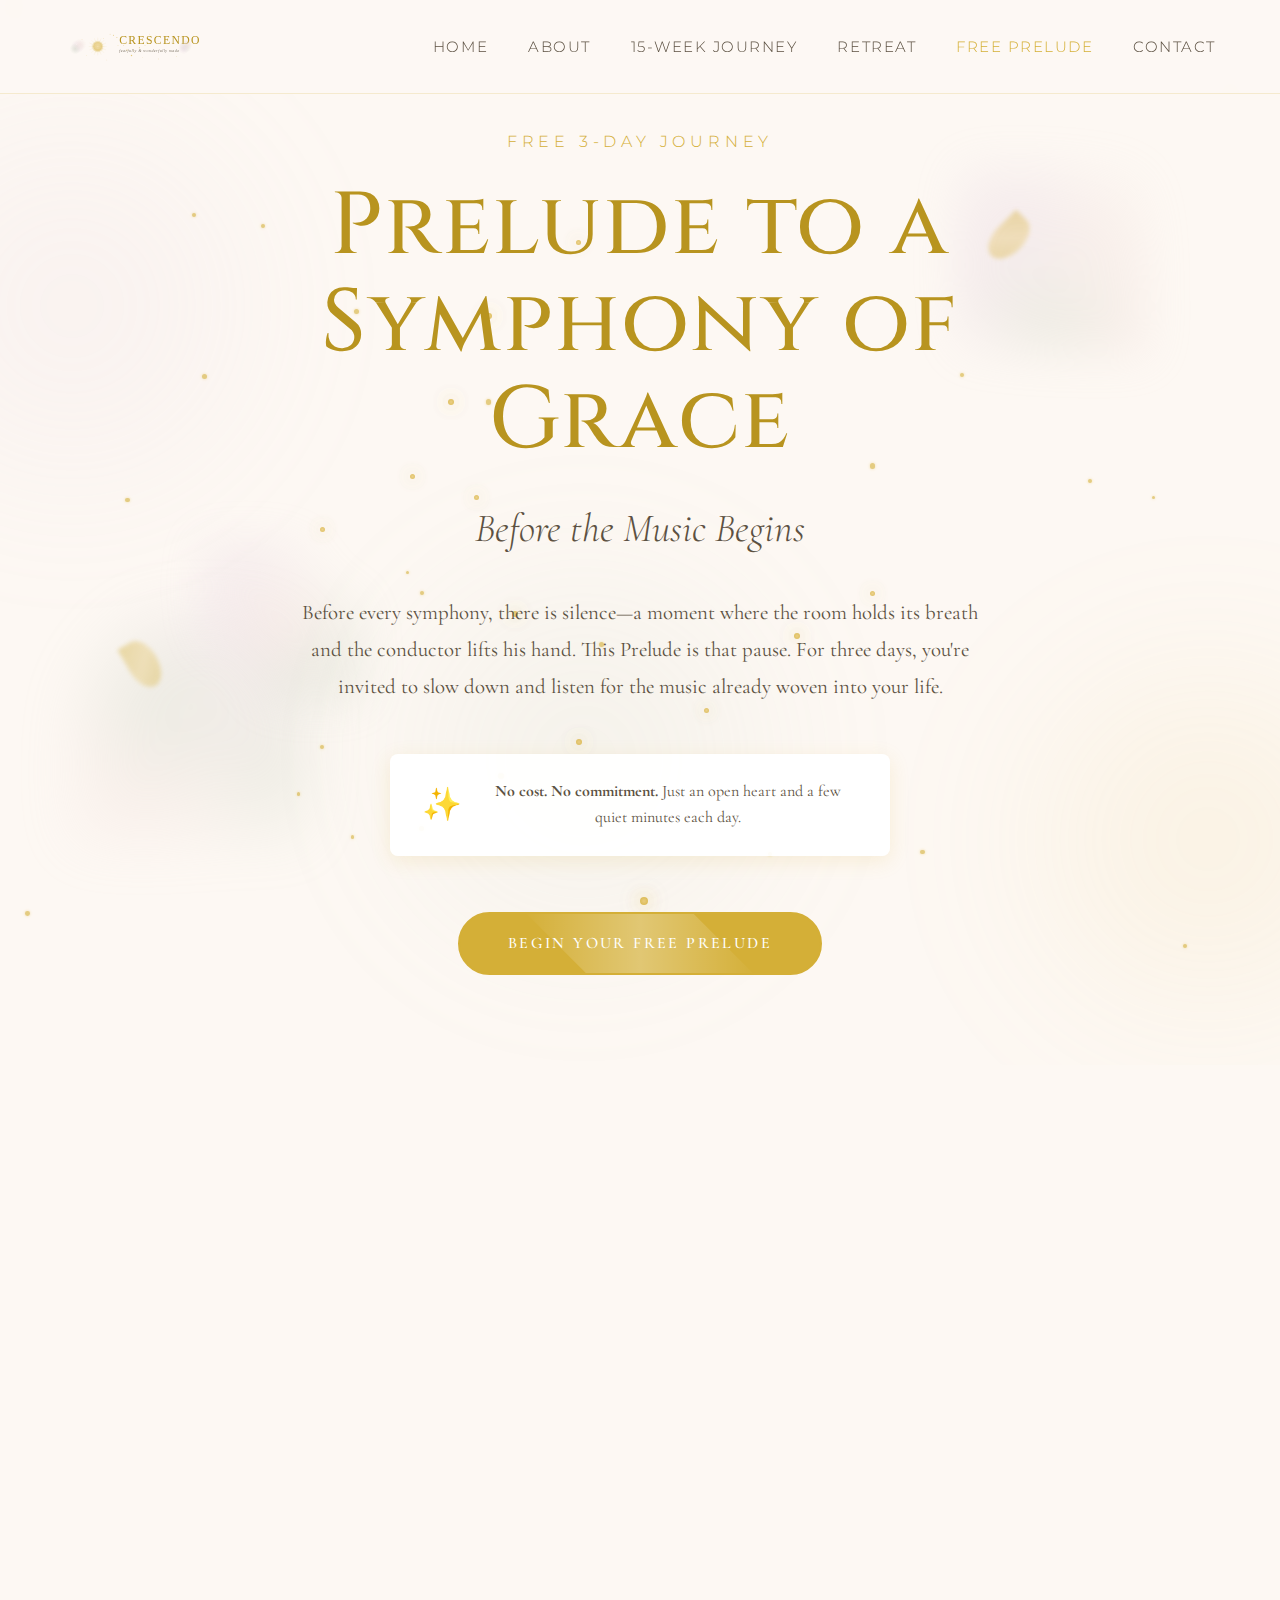
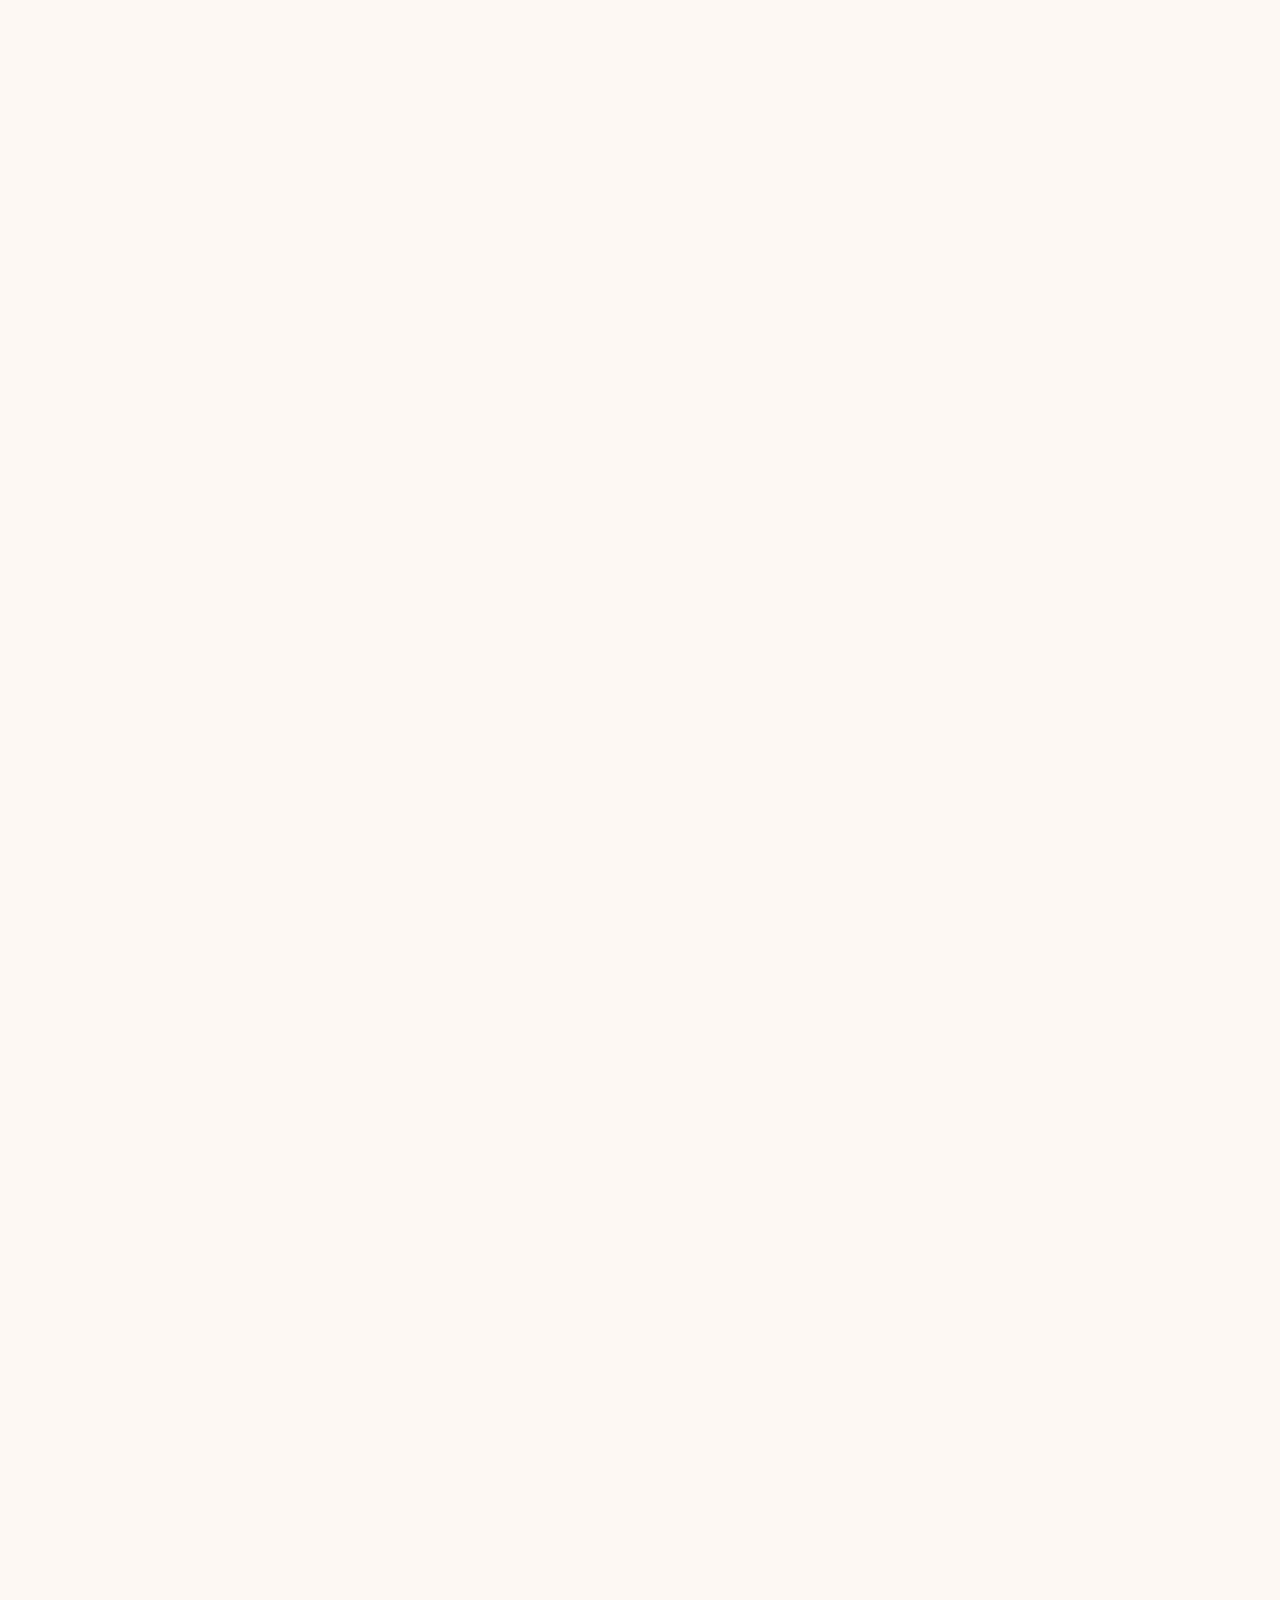
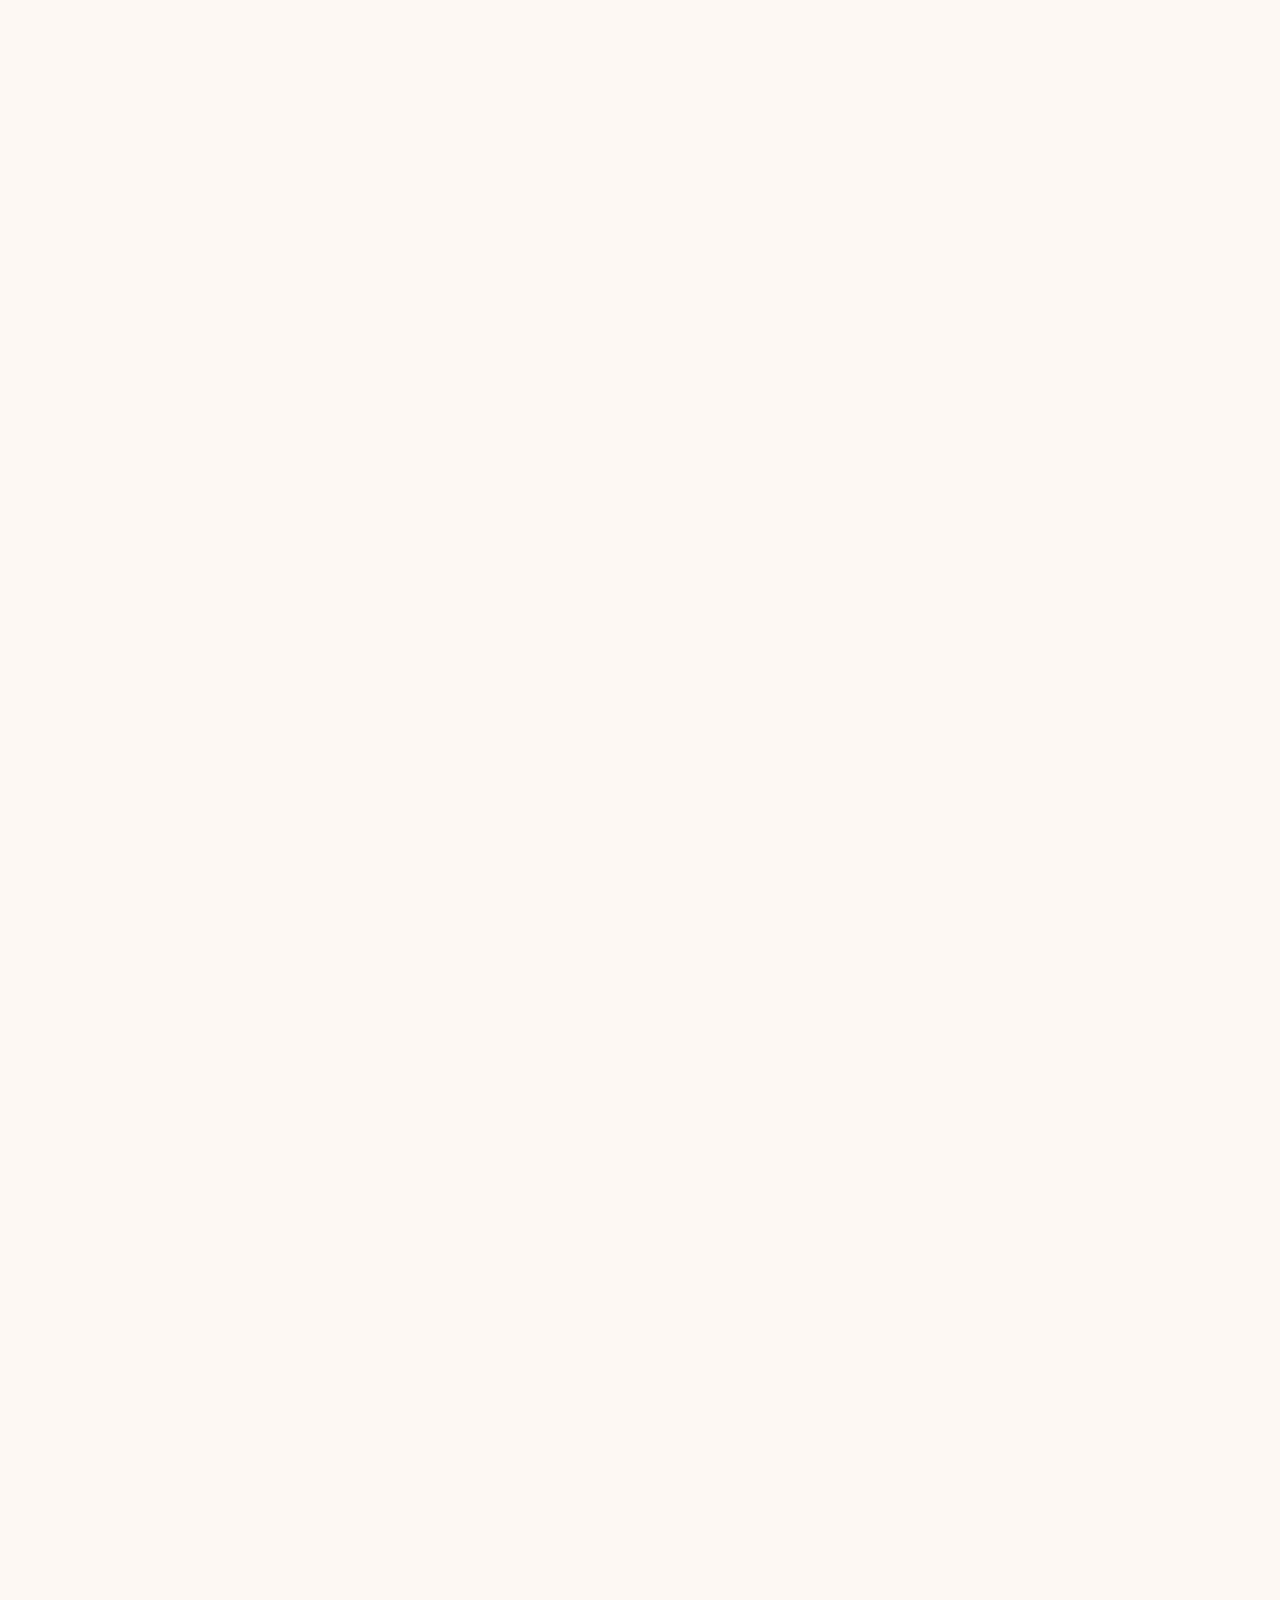
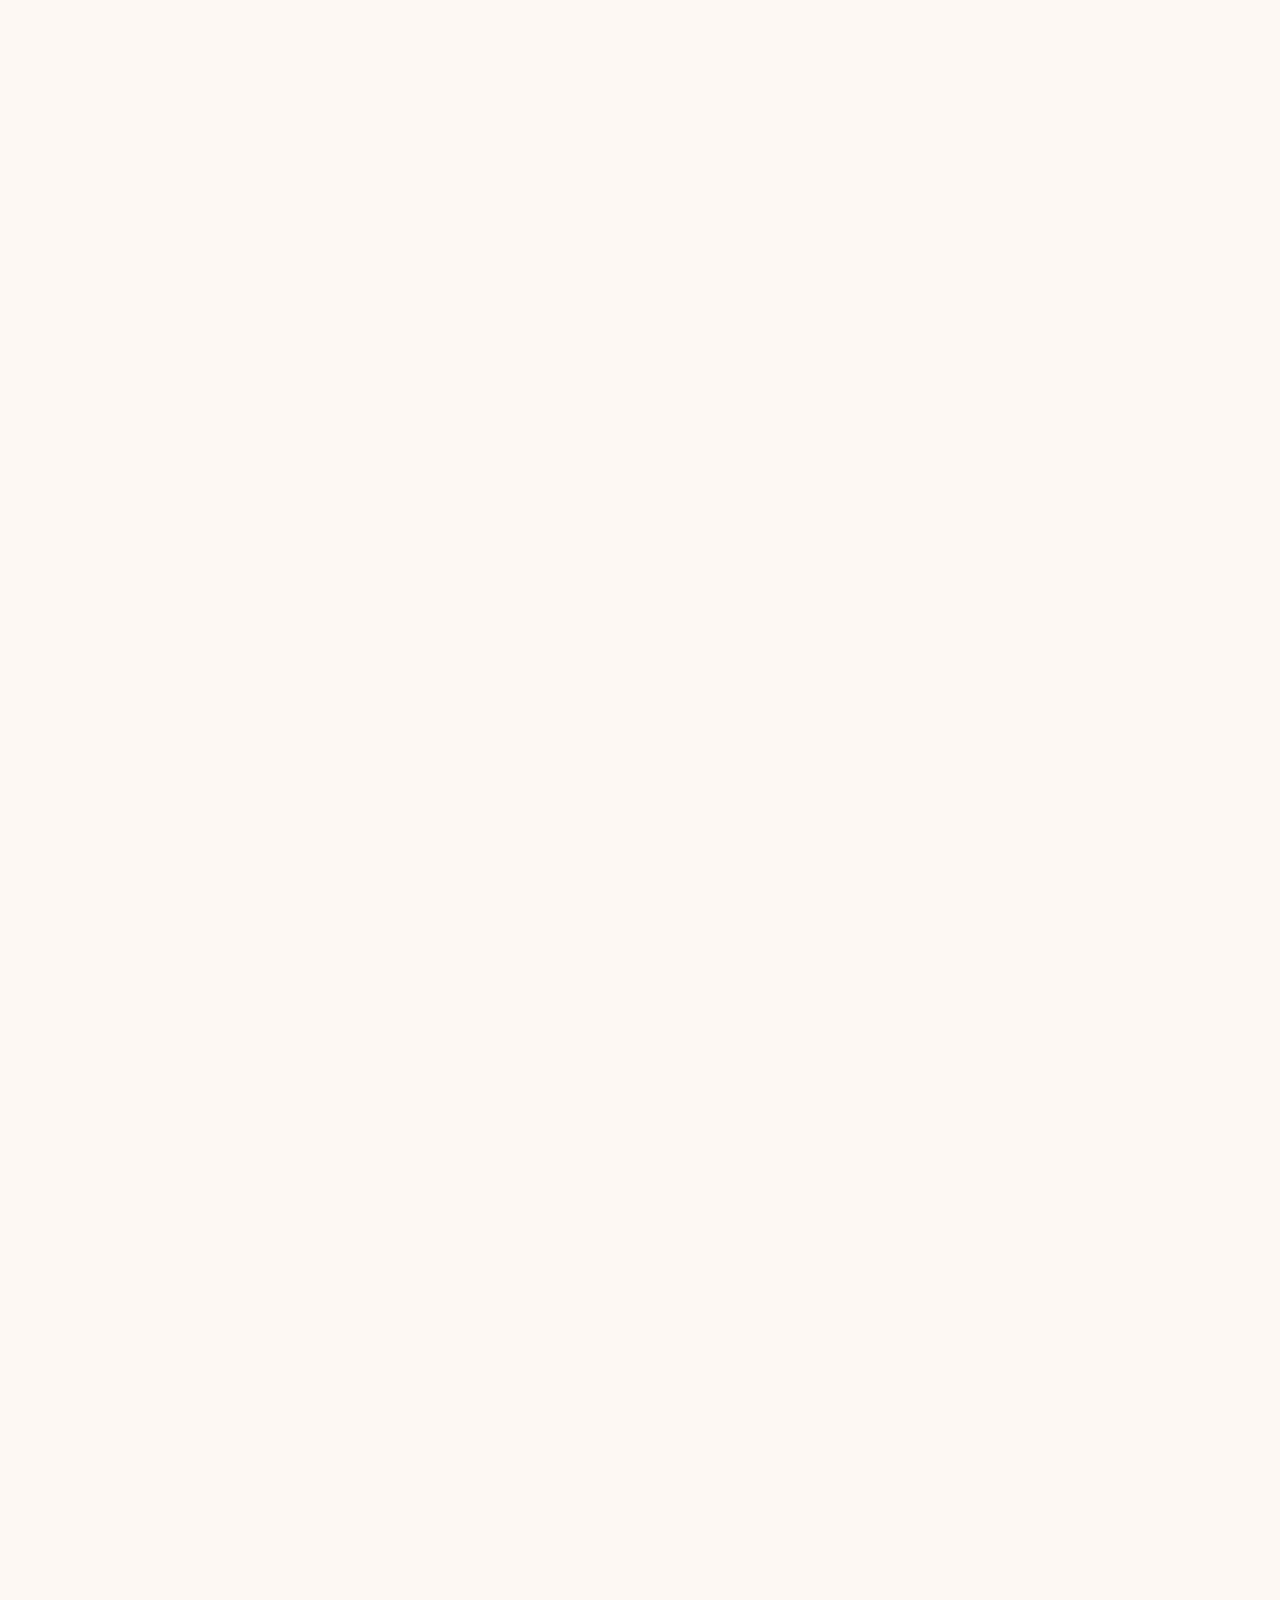
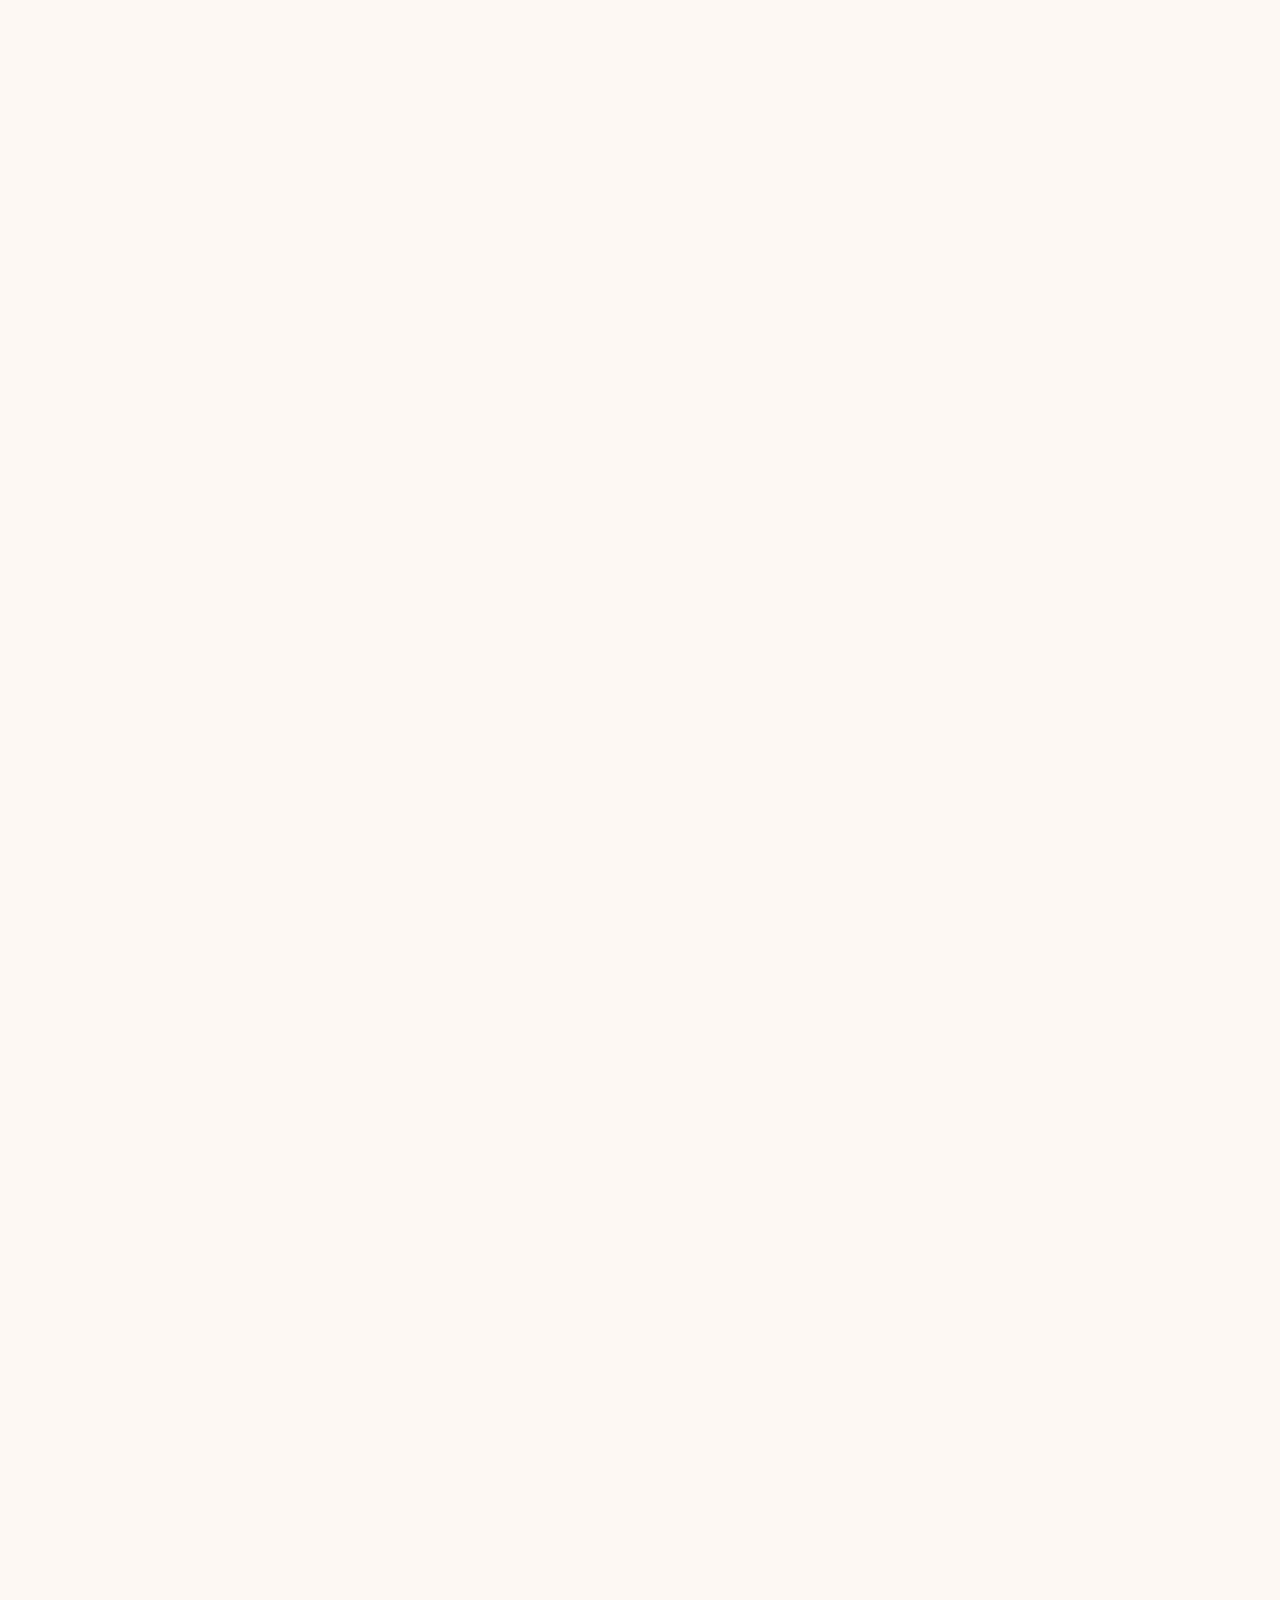
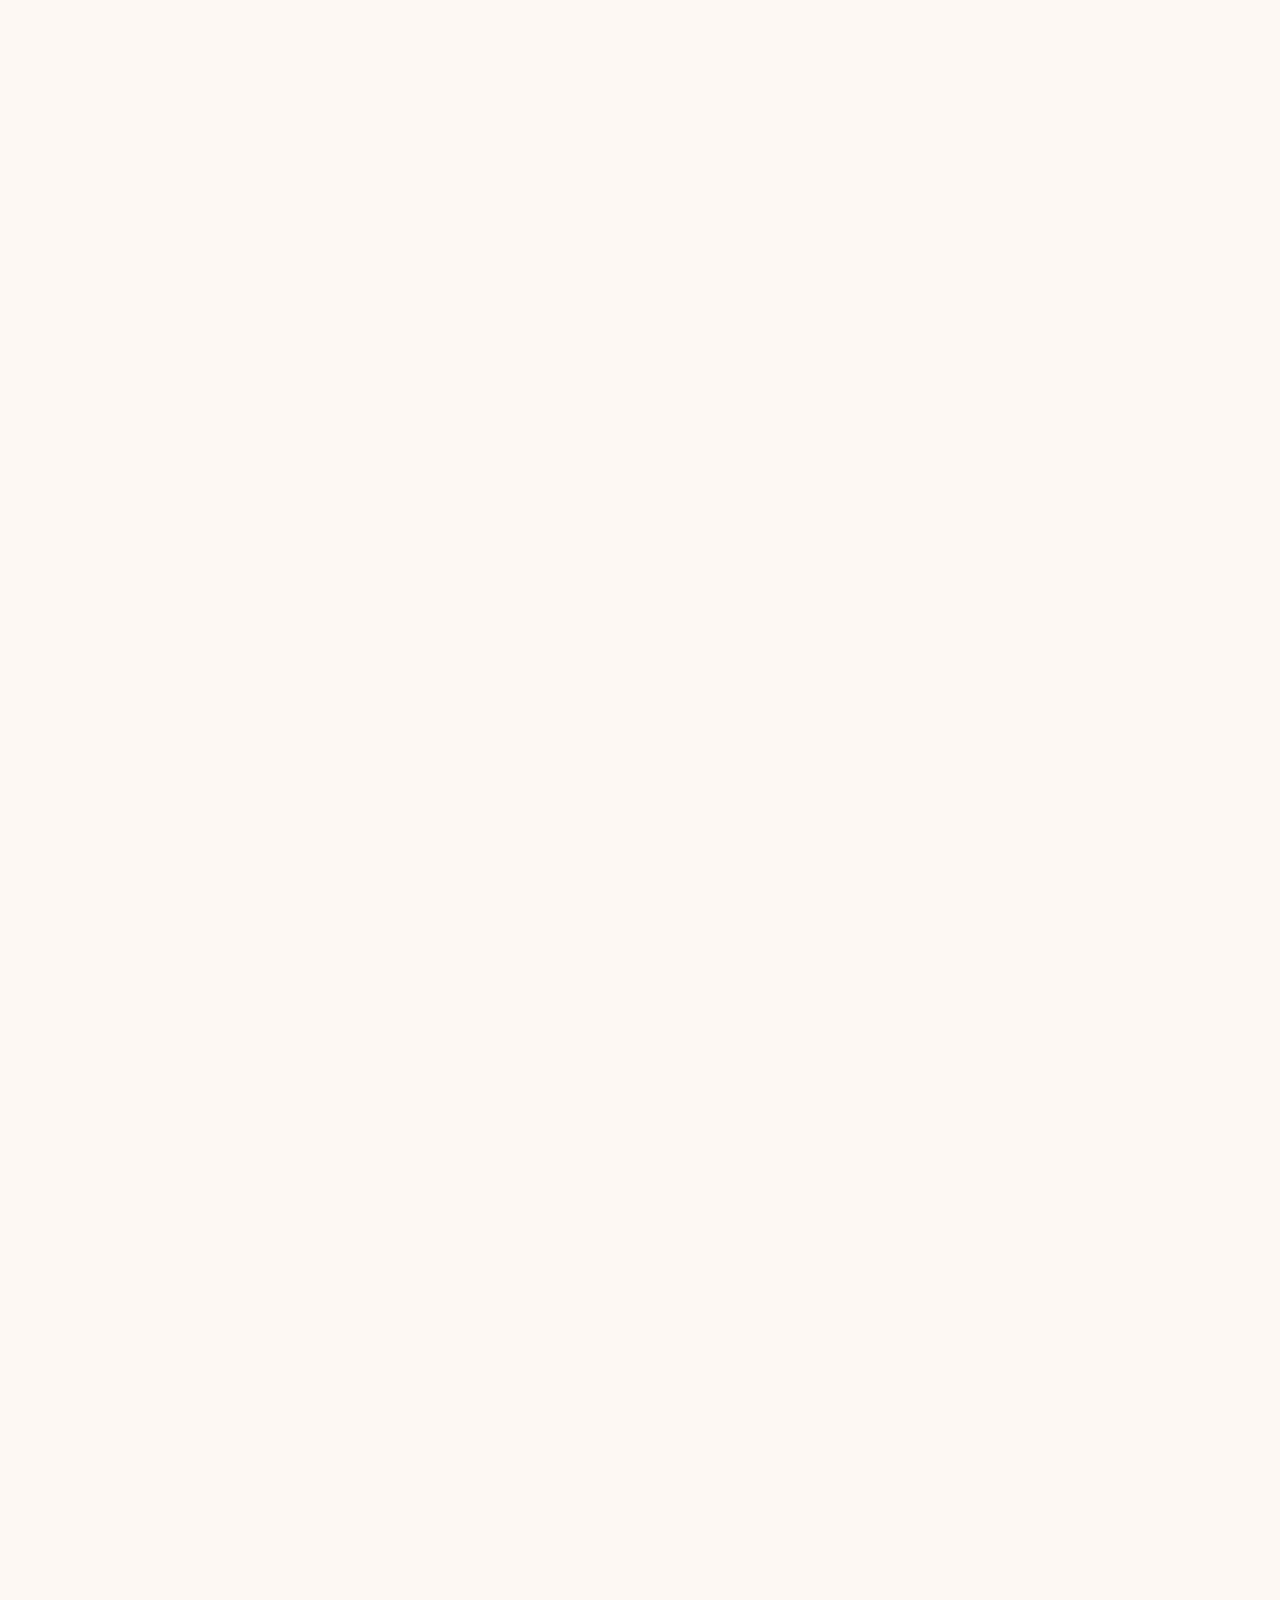
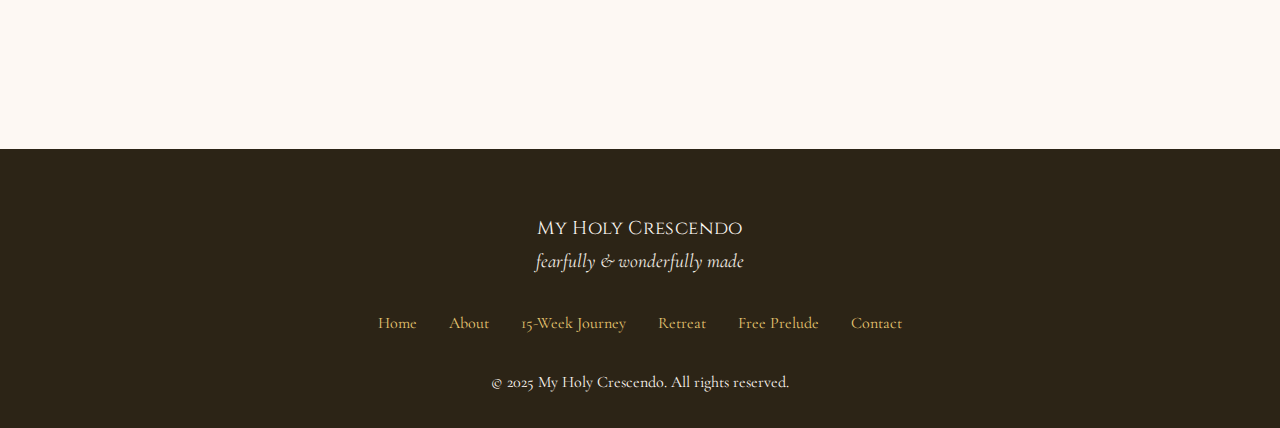
<file: prelude.html>
<!DOCTYPE html>
<html lang="en">
<head>
    <meta charset="UTF-8">
    <meta name="viewport" content="width=device-width, initial-scale=1.0">
    <title>Prelude to a Symphony of Grace · My Holy Crescendo</title>
    <meta name="description" content="A free 3-day journey into stillness, beauty, and harmony. Begin your Crescendo experience with this gentle introduction to beholding your God-given design.">
    <link href="https://fonts.googleapis.com/css2?family=Cormorant+Garamond:ital,wght@0,300;0,400;0,500;0,600;1,300;1,400&family=Cinzel:wght@400;500;600&family=Montserrat:wght@300;400;500&display=swap" rel="stylesheet">
    <link rel="stylesheet" href="styles.css">
    <link rel="icon" type="image/svg+xml" href="assets/img/logo-icon.svg">
</head>
<body>
    <!-- Navigation -->
    <nav class="sans">
        <a href="index.html" class="logo-link">
            <img src="assets/img/logo-horizontal.svg" alt="My Holy Crescendo" class="logo-image">
        </a>
        <ul class="nav-links">
            <li><a href="index.html">Home</a></li>
            <li><a href="about.html">About</a></li>
            <li><a href="symphony-of-grace.html">15-Week Journey</a></li>
            <li><a href="made-beautiful.html">Retreat</a></li>
            <li><a href="prelude.html" class="active">Free Prelude</a></li>
            <li><a href="index.html#contact">Contact</a></li>
        </ul>
    </nav>

    <!-- Hero Section -->
    <section class="hero prelude-hero">
        <div class="watercolor-splash splash-1"></div>
        <div class="watercolor-splash splash-2"></div>
        <div class="watercolor-splash splash-3"></div>
        
        <!-- Virgo Constellation -->
        <div class="virgo-constellation">
            <div class="constellation-star star-large" style="left: 50%; bottom: 15%;"></div>
            <div class="constellation-star star-medium" style="left: 45%; bottom: 30%;"></div>
            <div class="constellation-star star-medium" style="left: 40%; bottom: 42%;"></div>
            <div class="constellation-star star-small" style="left: 37%; bottom: 53%;"></div>
            <div class="constellation-star star-medium" style="left: 35%; bottom: 62%;"></div>
            <div class="constellation-star star-small" style="left: 55%; bottom: 33%;"></div>
            <div class="constellation-star star-medium" style="left: 62%; bottom: 40%;"></div>
            <div class="constellation-star star-small" style="left: 68%; bottom: 44%;"></div>
            <div class="constellation-star star-medium" style="left: 38%; bottom: 70%;"></div>
            <div class="constellation-star star-small" style="left: 45%; bottom: 77%;"></div>
            <div class="constellation-star star-small" style="left: 32%; bottom: 55%;"></div>
            <div class="constellation-star star-small" style="left: 25%; bottom: 50%;"></div>
        </div>
        
        <!-- Watercolor flowers -->
        <div class="watercolor-flower flower-1"></div>
        <div class="watercolor-flower flower-2"></div>
        <div class="watercolor-flower flower-3"></div>
        
        <div class="gold-leaf leaf-1"></div>
        <div class="gold-leaf leaf-2"></div>
        
        <div class="hero-content">
            <p class="hero-subtitle sans">Free 3-Day Journey</p>
            <h1 class="hero-title script">Prelude to a Symphony of Grace</h1>
            <p class="hero-tagline">Before the Music Begins</p>
            <p class="hero-description">
                Before every symphony, there is silence—a moment where the room holds its breath and the 
                conductor lifts his hand. This Prelude is that pause. For three days, you're invited to slow 
                down and listen for the music already woven into your life.
            </p>
            <div class="prelude-promise">
                <div class="promise-icon">✨</div>
                <div class="promise-text">
                    <strong>No cost. No commitment.</strong> Just an open heart and a few quiet minutes each day.
                </div>
            </div>
            <a href="#signup" class="cta-button">Begin Your Free Prelude</a>
        </div>

        <div class="gold-flecks">
            <div class="fleck" style="top: 20%; left: 15%; animation-delay: 0s;"></div>
            <div class="fleck" style="top: 45%; left: 85%; animation-delay: 1s;"></div>
            <div class="fleck" style="top: 70%; left: 25%; animation-delay: 2s;"></div>
            <div class="fleck" style="top: 35%; left: 75%; animation-delay: 1.5s;"></div>
            <div class="fleck" style="top: 80%; left: 60%; animation-delay: 0.5s;"></div>
        </div>
    </section>

    <!-- What You'll Receive -->
    <section class="prelude-overview reveal">
        <div class="watercolor-flower flower-3" style="top: 10%; right: 5%;"></div>
        <div class="gold-leaf leaf-1"></div>
        
        <div class="container">
            <div class="section-header">
                <p class="section-label sans">What Awaits You</p>
                <h2 class="section-title script">Your 3-Day Journey</h2>
                <p class="section-description">
                    Each day brings a short passage of Scripture, a gentle reflection, space to write, 
                    a small act of embodied grace, and a prayer. You don't need anything special—just 
                    an open heart.
                </p>
            </div>

            <div class="prelude-components">
                <div class="component">
                    <div class="component-icon">📖</div>
                    <h3 class="component-title sans">Daily Scripture</h3>
                    <p>A verse to anchor each day's reflection in eternal truth</p>
                </div>
                <div class="component">
                    <div class="component-icon">✍️</div>
                    <h3 class="component-title sans">Journaling Prompts</h3>
                    <p>Gentle questions to help you listen to what's stirring within</p>
                </div>
                <div class="component">
                    <div class="component-icon">🕊️</div>
                    <h3 class="component-title sans">Grace in Motion</h3>
                    <p>Simple, embodied practices that honor your created goodness</p>
                </div>
                <div class="component">
                    <div class="component-icon">🙏</div>
                    <h3 class="component-title sans">Prayer</h3>
                    <p>Words to carry with you, grounding each day in God's presence</p>
                </div>
                <div class="component">
                    <div class="component-icon">🎵</div>
                    <h3 class="component-title sans">Music for Reflection</h3>
                    <p>Curated instrumental songs to deepen your contemplation</p>
                </div>
                <div class="component">
                    <div class="component-icon">💌</div>
                    <h3 class="component-title sans">Delivered to Your Inbox</h3>
                    <p>One email per day for three days—no overwhelm, just grace</p>
                </div>
            </div>
        </div>
    </section>

    <!-- The Three Days -->
    <section class="three-days reveal" style="background: var(--cream-dark);">
        <div class="watercolor-flower flower-2" style="top: 15%; left: 5%;"></div>
        <div class="gold-leaf leaf-2"></div>
        
        <div class="flower-accent" style="bottom: 15%; right: 8%;">
            <div class="petal"></div>
            <div class="petal"></div>
            <div class="petal"></div>
            <div class="petal"></div>
            <div class="petal"></div>
            <div class="flower-center"></div>
        </div>
        
        <div class="container">
            <div class="section-header">
                <p class="section-label sans">Three Movements</p>
                <h2 class="section-title script">The Journey Unfolds</h2>
            </div>

            <div class="days-timeline">
                <!-- Day 1 -->
                <div class="day-card">
                    <div class="day-number">Day 1</div>
                    <h3 class="day-title script">The Whisper Before the Music</h3>
                    <div class="day-verse">"Be still, and know that I am God." — Psalm 46:10</div>
                    <p class="day-description">
                        Before creation sang, there was silence. God's voice rarely shouts; it breathes. 
                        Stillness isn't the absence of sound—it's the clearing away of noise until one 
                        true note remains. Today, you'll discover the holiness of pause.
                    </p>
                    <div class="day-includes">
                        <h4 class="sans">You'll Explore:</h4>
                        <ul>
                            <li>The sacred pause before every symphony</li>
                            <li>Listening for God's whisper beneath the noise</li>
                            <li>The courage to simply be still</li>
                        </ul>
                    </div>
                    <div class="day-music">
                        <div class="music-icon">🎵</div>
                        <div class="music-info">
                            <div class="music-label">Song for Reflection:</div>
                            <div class="music-title">"May Be" by Yiruma</div>
                        </div>
                    </div>
                </div>

                <!-- Day 2 -->
                <div class="day-card featured">
                    <div class="day-number">Day 2</div>
                    <h3 class="day-title script">The First Note</h3>
                    <div class="day-verse">"I praise You, for I am fearfully and wonderfully made." — Psalm 139:14</div>
                    <p class="day-description">
                        Every masterpiece begins with a single stroke of the artist's hand. You are that 
                        note in God's composition—a living tone set in motion by His delight. He did not 
                        craft you to blend into the background. Today, you'll begin to hear yourself again.
                    </p>
                    <div class="day-includes">
                        <h4 class="sans">You'll Discover:</h4>
                        <ul>
                            <li>The beauty God wove into your design</li>
                            <li>Why scars shimmer like brushstrokes in grace's light</li>
                            <li>How to glimpse beauty you usually overlook</li>
                        </ul>
                    </div>
                    <div class="day-music">
                        <div class="music-icon">🎵</div>
                        <div class="music-info">
                            <div class="music-label">Song for Reflection:</div>
                            <div class="music-title">"Turning Page" (Instrumental) by Sleeping At Last</div>
                        </div>
                    </div>
                </div>

                <!-- Day 3 -->
                <div class="day-card">
                    <div class="day-number">Day 3</div>
                    <h3 class="day-title script">The Harmony</h3>
                    <div class="day-verse">"Let the peace of Christ rule in your hearts..." — Colossians 3:15</div>
                    <p class="day-description">
                        Every symphony reaches its fullness when the instruments find one another. Grace 
                        begins in the quiet spaces within you, but it matures when given away. Today, 
                        you'll discover how your life adds warmth to the world's song.
                    </p>
                    <div class="day-includes">
                        <h4 class="sans">You'll Experience:</h4>
                        <ul>
                            <li>How grace flows outward, creating harmony</li>
                            <li>The holy work of peace and forgiveness</li>
                            <li>Your place in God's grand design</li>
                        </ul>
                    </div>
                    <div class="day-music">
                        <div class="music-icon">🎵</div>
                        <div class="music-info">
                            <div class="music-label">Song for Reflection:</div>
                            <div class="music-title">"Arrival of the Birds" by The Cinematic Orchestra</div>
                        </div>
                    </div>
                </div>
            </div>
        </div>
    </section>

    <!-- Sign Up Form -->
    <section id="signup" class="prelude-signup reveal">
        <div class="watercolor-flower flower-1" style="top: 15%; left: 8%;"></div>
        <div class="watercolor-flower flower-3" style="bottom: 15%; right: 8%;"></div>
        <div class="gold-leaf leaf-1"></div>
        <div class="gold-leaf leaf-2"></div>
        
        <div class="container">
            <div class="signup-content">
                <p class="section-label sans">Begin Today</p>
                <h2 class="section-title script">Start Your Free Prelude</h2>
                <p class="signup-description">
                    Enter your email below and receive Day 1 immediately. Over the next three days, 
                    you'll receive one gentle email each morning—no overwhelm, no pressure, just grace.
                </p>

                <!-- MAILERLITE FORM PLACEHOLDER -->
                <div class="mailerlite-form-container">
                    <!-- ============================================ -->
                    <!-- PASTE YOUR MAILERLITE EMBED CODE HERE -->
                    <!-- ============================================ -->
                    
                    <!-- TEMPORARY PLACEHOLDER (Remove this when you add MailerLite) -->
                    <div class="form-placeholder">
                        <div class="placeholder-content">
                            <div class="placeholder-icon">📧</div>
                            <h3 class="sans">MailerLite Form Goes Here</h3>
                            <p>Replace this section with your MailerLite embedded form code.</p>
                            <div class="placeholder-instructions">
                                <h4 class="sans">How to Add Your Form:</h4>
                                <ol>
                                    <li>Create your form in MailerLite</li>
                                    <li>Get the embed code</li>
                                    <li>Open this HTML file</li>
                                    <li>Find this section (line ~341)</li>
                                    <li>Delete this placeholder div</li>
                                    <li>Paste your MailerLite code here</li>
                                </ol>
                            </div>
                        </div>
                    </div>
                    <!-- END PLACEHOLDER -->
                    
                    <!-- ============================================ -->
                    <!-- YOUR MAILERLITE CODE WILL GO HERE -->
                    <!-- ============================================ -->
                </div>

                <div class="signup-promise">
                    <p>✓ Free forever. No credit card required.</p>
                    <p>✓ Delivered to your inbox for 3 days, then you decide what's next.</p>
                    <p>✓ Unsubscribe anytime (though we hope you'll stay!).</p>
                </div>
            </div>
        </div>
    </section>

    <!-- What People Are Saying -->
    <section class="prelude-testimonials reveal" style="background: var(--cream-dark);">
        <div class="watercolor-flower flower-2" style="top: 20%; right: 10%;"></div>
        
        <div class="container">
            <div class="section-header">
                <p class="section-label sans">From Those Who've Listened</p>
                <h2 class="section-title script">What Women Are Saying</h2>
            </div>

            <!-- NOTE: Add real testimonials once you have them! -->
            <div class="testimonials-note">
                <p style="font-style: italic; text-align: center; color: var(--text-medium); max-width: 600px; margin: 0 auto;">
                    <em>Testimonials from Prelude participants will appear here once you've gathered them!</em>
                </p>
            </div>
        </div>
    </section>

    <!-- After Prelude -->
    <section class="after-prelude reveal">
        <div class="watercolor-flower flower-1" style="top: 15%; left: 5%;"></div>
        <div class="gold-leaf leaf-3"></div>
        
        <div class="container">
            <div class="section-header">
                <p class="section-label sans">When the Prelude Ends</p>
                <h2 class="section-title script">The Invitation Continues</h2>
                <p class="section-description">
                    You've reached the final note of the Prelude—the stillness, the beauty, the harmony. 
                    But this is only the beginning of the song God is composing in you.
                </p>
            </div>

            <div class="next-steps">
                <div class="next-step-card">
                    <div class="step-icon">🎼</div>
                    <h3 class="step-title script">A Symphony of Grace</h3>
                    <p class="step-subtitle">The Full 15-Week Journey</p>
                    <p class="step-description">
                        The Prelude becomes a full symphony—15 weeks exploring the beauty of your body, 
                        mind, and spirit in intimate community with other women.
                    </p>
                    <a href="symphony-of-grace.html" class="cta-button secondary">Learn About the 15-Week Journey</a>
                </div>

                <div class="next-step-card">
                    <div class="step-icon">🌸</div>
                    <h3 class="step-title script">Made Beautiful</h3>
                    <p class="step-subtitle">One-Day Retreat</p>
                    <p class="step-description">
                        Not ready for 15 weeks? Experience the essence of Crescendo in one transformative 
                        day of rest, reflection, and renewal.
                    </p>
                    <a href="made-beautiful.html" class="cta-button secondary">Explore the Retreat</a>
                </div>
            </div>
        </div>
    </section>

    <!-- FAQ -->
    <section class="prelude-faq reveal" style="background: var(--cream-dark);">
        <div class="watercolor-flower flower-3" style="bottom: 15%; right: 10%;"></div>
        
        <div class="container">
            <div class="section-header">
                <p class="section-label sans">Questions</p>
                <h2 class="section-title script">What You're Wondering</h2>
            </div>

            <div class="faq-grid">
                <div class="faq-item">
                    <h4 class="sans">What exactly will I receive?</h4>
                    <p>You'll receive three emails over three days. Each email contains a Scripture passage, reflection, journaling prompt, simple embodied practice, prayer, and a music suggestion. Everything is designed to take 10-15 minutes per day.</p>
                </div>

                <div class="faq-item">
                    <h4 class="sans">Is this really free?</h4>
                    <p>Yes! Completely free. No strings attached. This is my gift to you—a gentle invitation to begin discovering the beauty God placed in your design.</p>
                </div>

                <div class="faq-item">
                    <h4 class="sans">Do I need any special materials?</h4>
                    <p>All you need is something to write with (journal, notebook, or notes app) and a few quiet minutes each day. The music suggestions are optional but enhance the experience.</p>
                </div>

                <div class="faq-item">
                    <h4 class="sans">What if I'm not Catholic?</h4>
                    <p>All Christian women are welcome! The Prelude draws from Scripture and contemplative traditions that transcend denominations. If you love Jesus and want to encounter His love more deeply, this is for you.</p>
                </div>

                <div class="faq-item">
                    <h4 class="sans">Can I do this at my own pace?</h4>
                    <p>Absolutely. While the emails arrive daily, you can complete each reflection whenever works for you. The content doesn't expire—revisit it as often as you'd like.</p>
                </div>

                <div class="faq-item">
                    <h4 class="sans">What happens after Day 3?</h4>
                    <p>After completing the Prelude, you'll receive information about the full 15-week Crescendo journey and other offerings. There's no obligation—you decide what's next for you.</p>
                </div>
            </div>
        </div>
    </section>

    <!-- Final CTA -->
    <section class="final-cta reveal">
        <div class="watercolor-flower flower-1" style="top: 20%; left: 10%;"></div>
        <div class="watercolor-flower flower-2" style="bottom: 20%; right: 10%;"></div>
        <div class="gold-leaf leaf-1"></div>
        <div class="gold-leaf leaf-2"></div>
        
        <div class="container">
            <div class="final-cta-content">
                <h2 class="script" style="font-size: 3rem; color: var(--gold-dark); margin-bottom: 1rem;">The Music is Only Beginning</h2>
                <p style="font-size: 1.3rem; color: var(--text-medium); margin-bottom: 2rem; max-width: 700px; margin-left: auto; margin-right: auto;">
                    You don't need to be perfect. You don't need to have it all figured out. 
                    You just need to show up—and God will meet you there.
                </p>
                <a href="#signup" class="cta-button large">Begin Your Free Prelude Now</a>
                <p style="margin-top: 1.5rem; color: var(--text-medium); font-size: 0.95rem;">
                    Join hundreds of women discovering their fearfully and wonderfully made design ✨
                </p>
            </div>
        </div>
    </section>

    <!-- Footer -->
    <footer>
        <div class="footer-content">
            <div class="footer-brand">
                <h3 class="script">My Holy Crescendo</h3>
                <p class="footer-tagline">fearfully & wonderfully made</p>
            </div>
            <div class="footer-links">
                <a href="index.html">Home</a>
                <a href="about.html">About</a>
                <a href="symphony-of-grace.html">15-Week Journey</a>
                <a href="made-beautiful.html">Retreat</a>
                <a href="prelude.html">Free Prelude</a>
                <a href="index.html#contact">Contact</a>
            </div>
        </div>
        <div class="footer-bottom">
            <p>&copy; 2025 My Holy Crescendo. All rights reserved.</p>
        </div>
    </footer>

    <script src="script.js"></script>
</body>
</html>
</file>
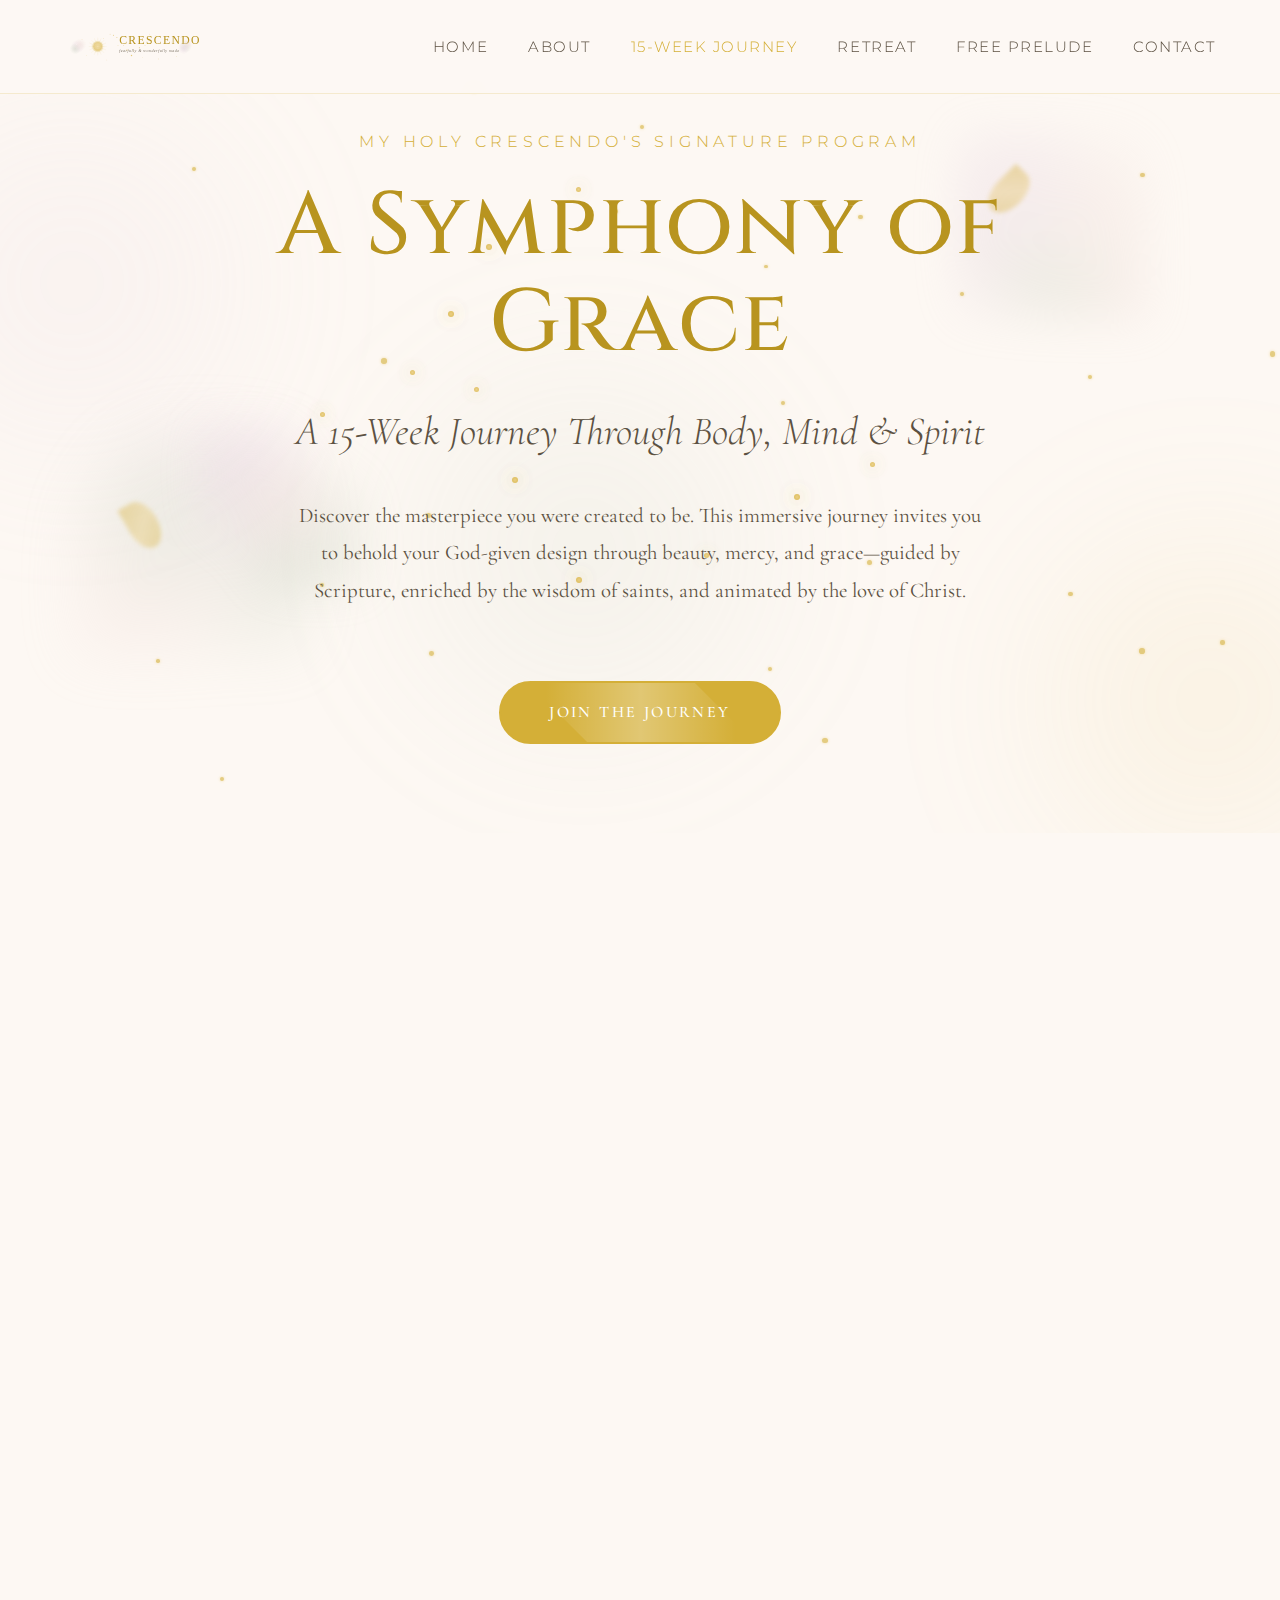
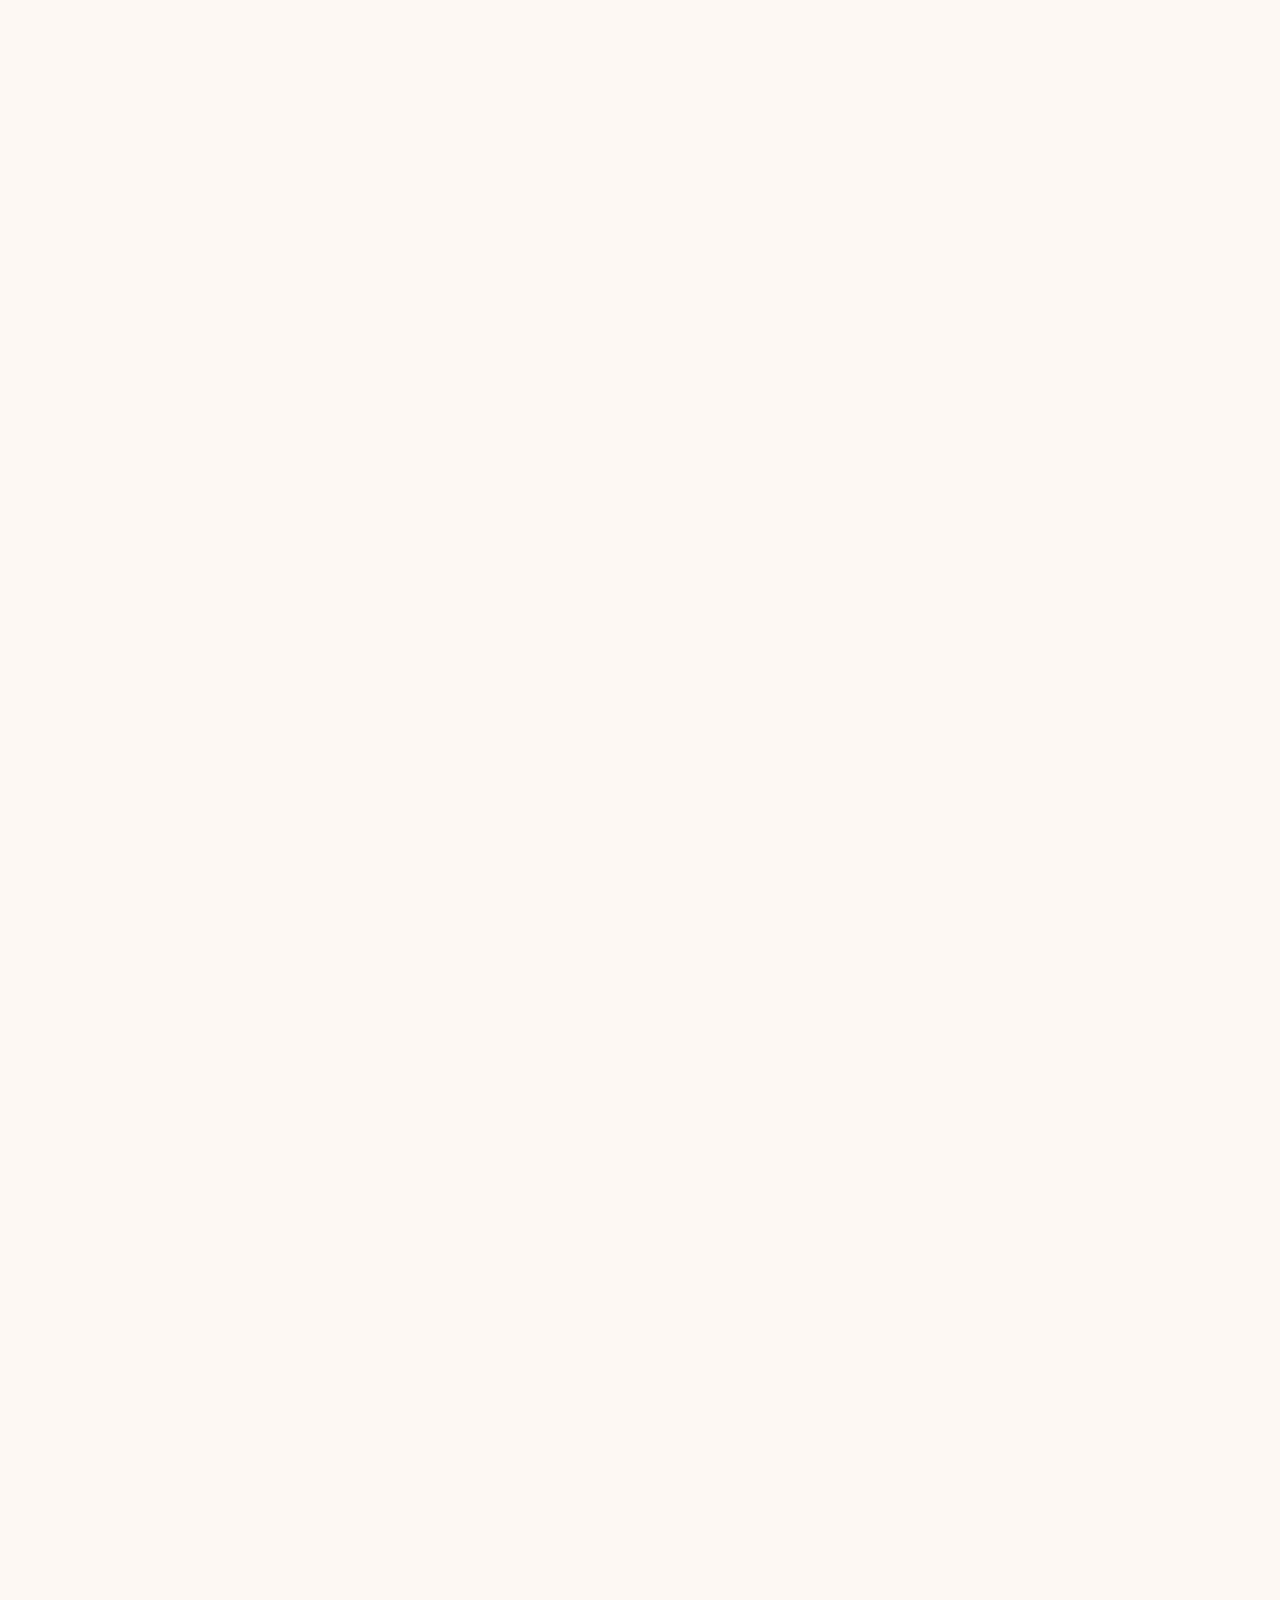
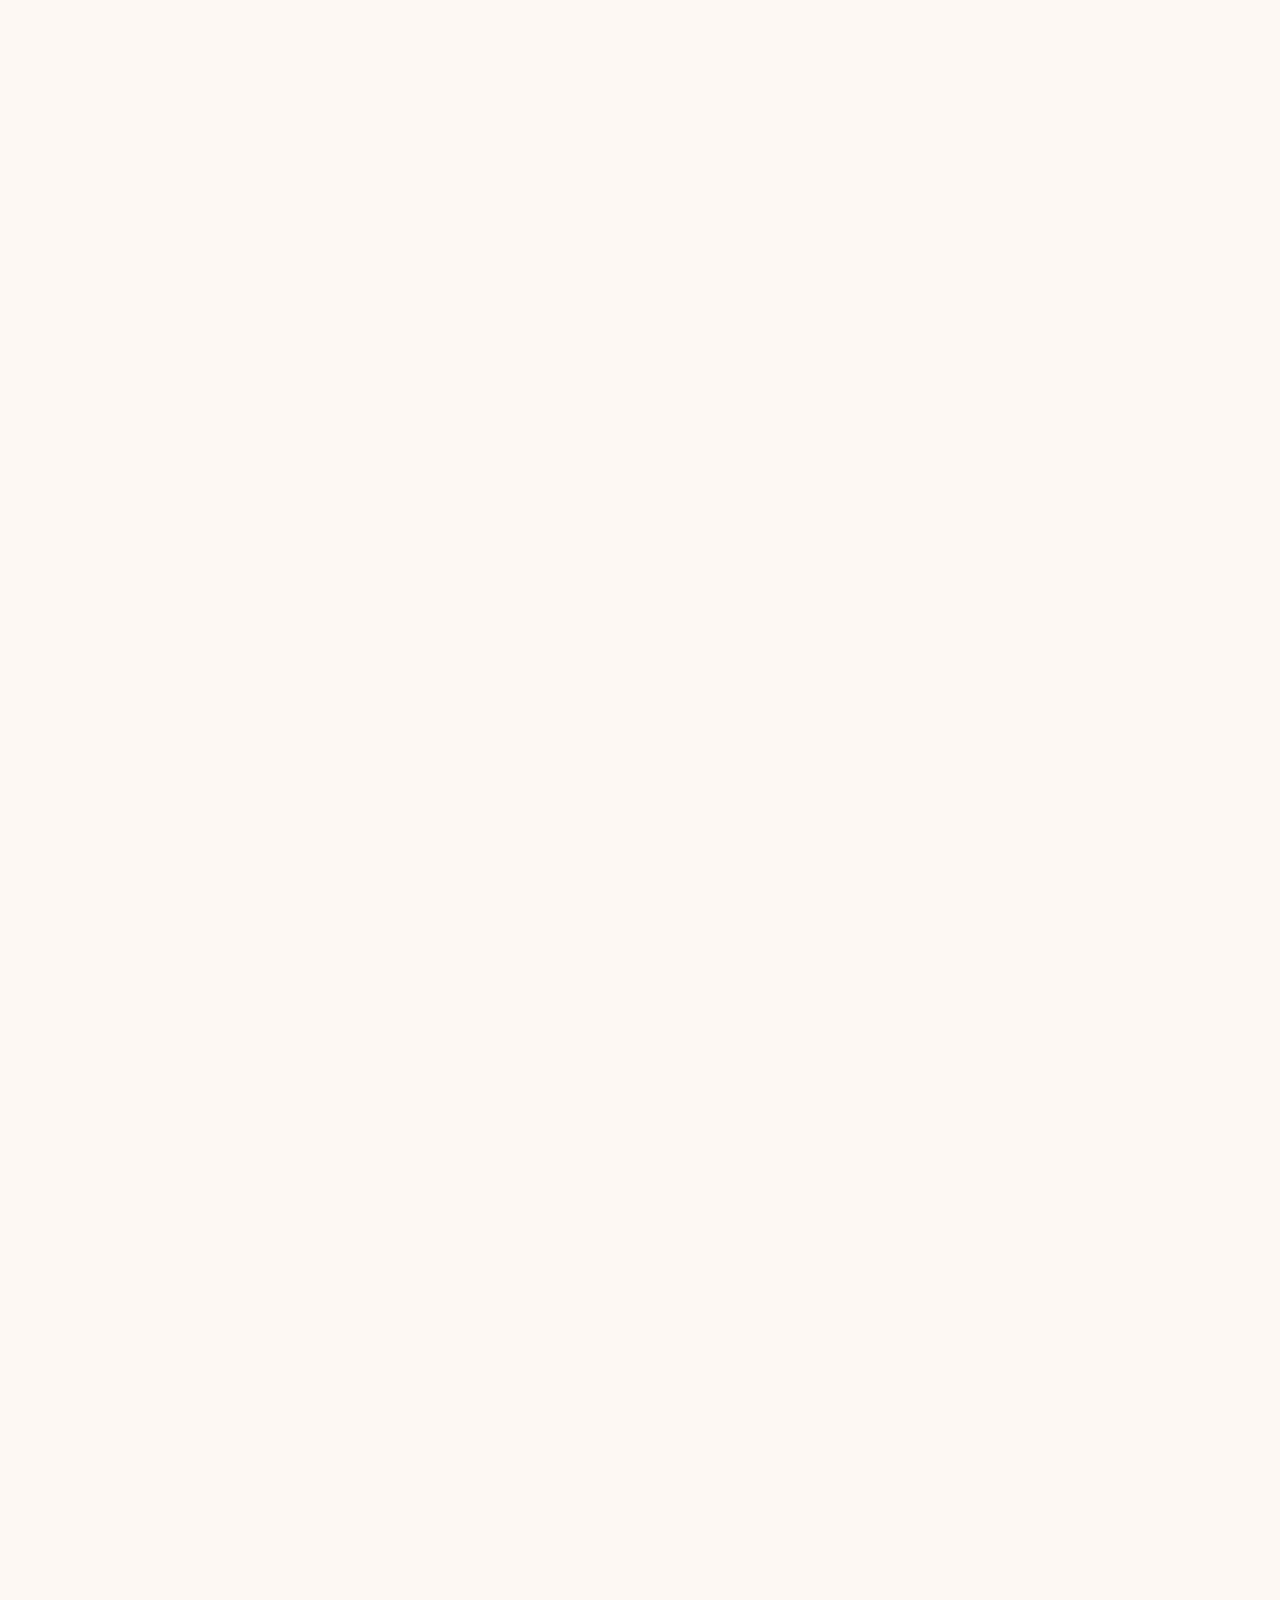
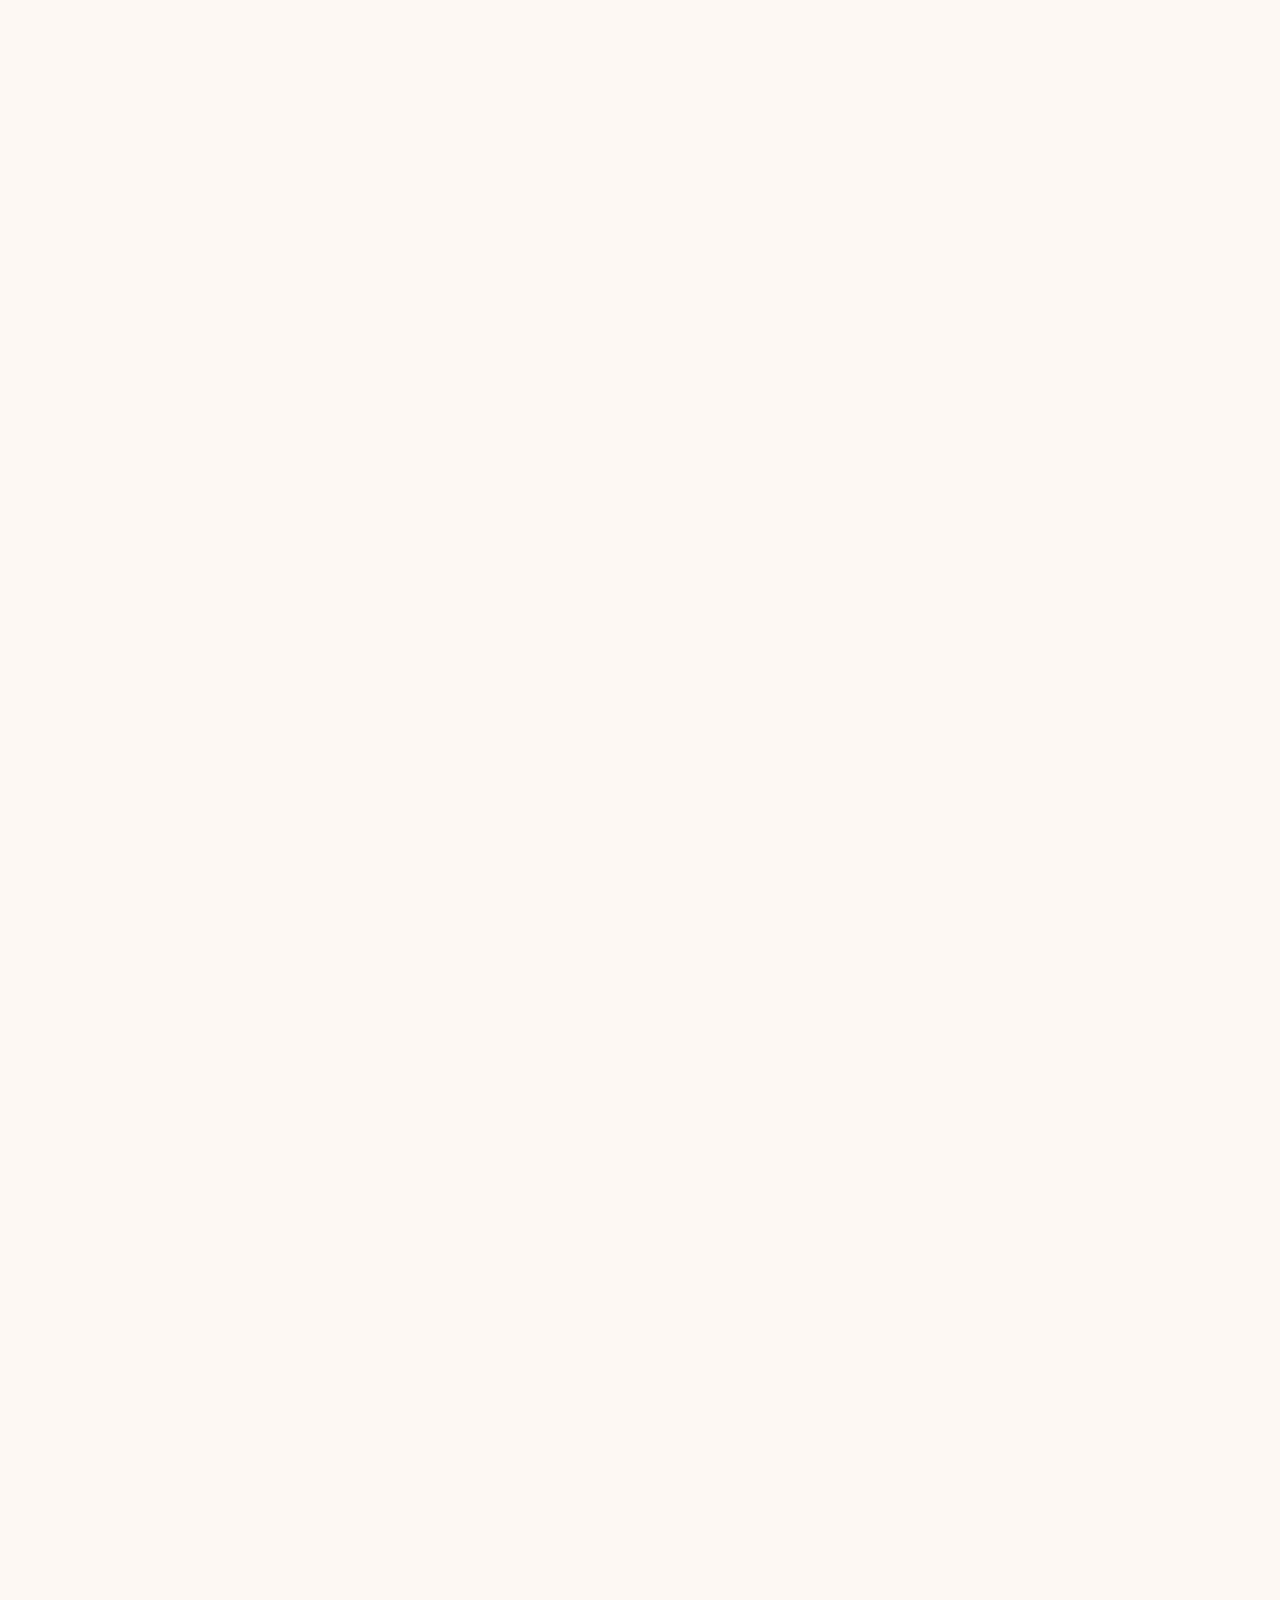
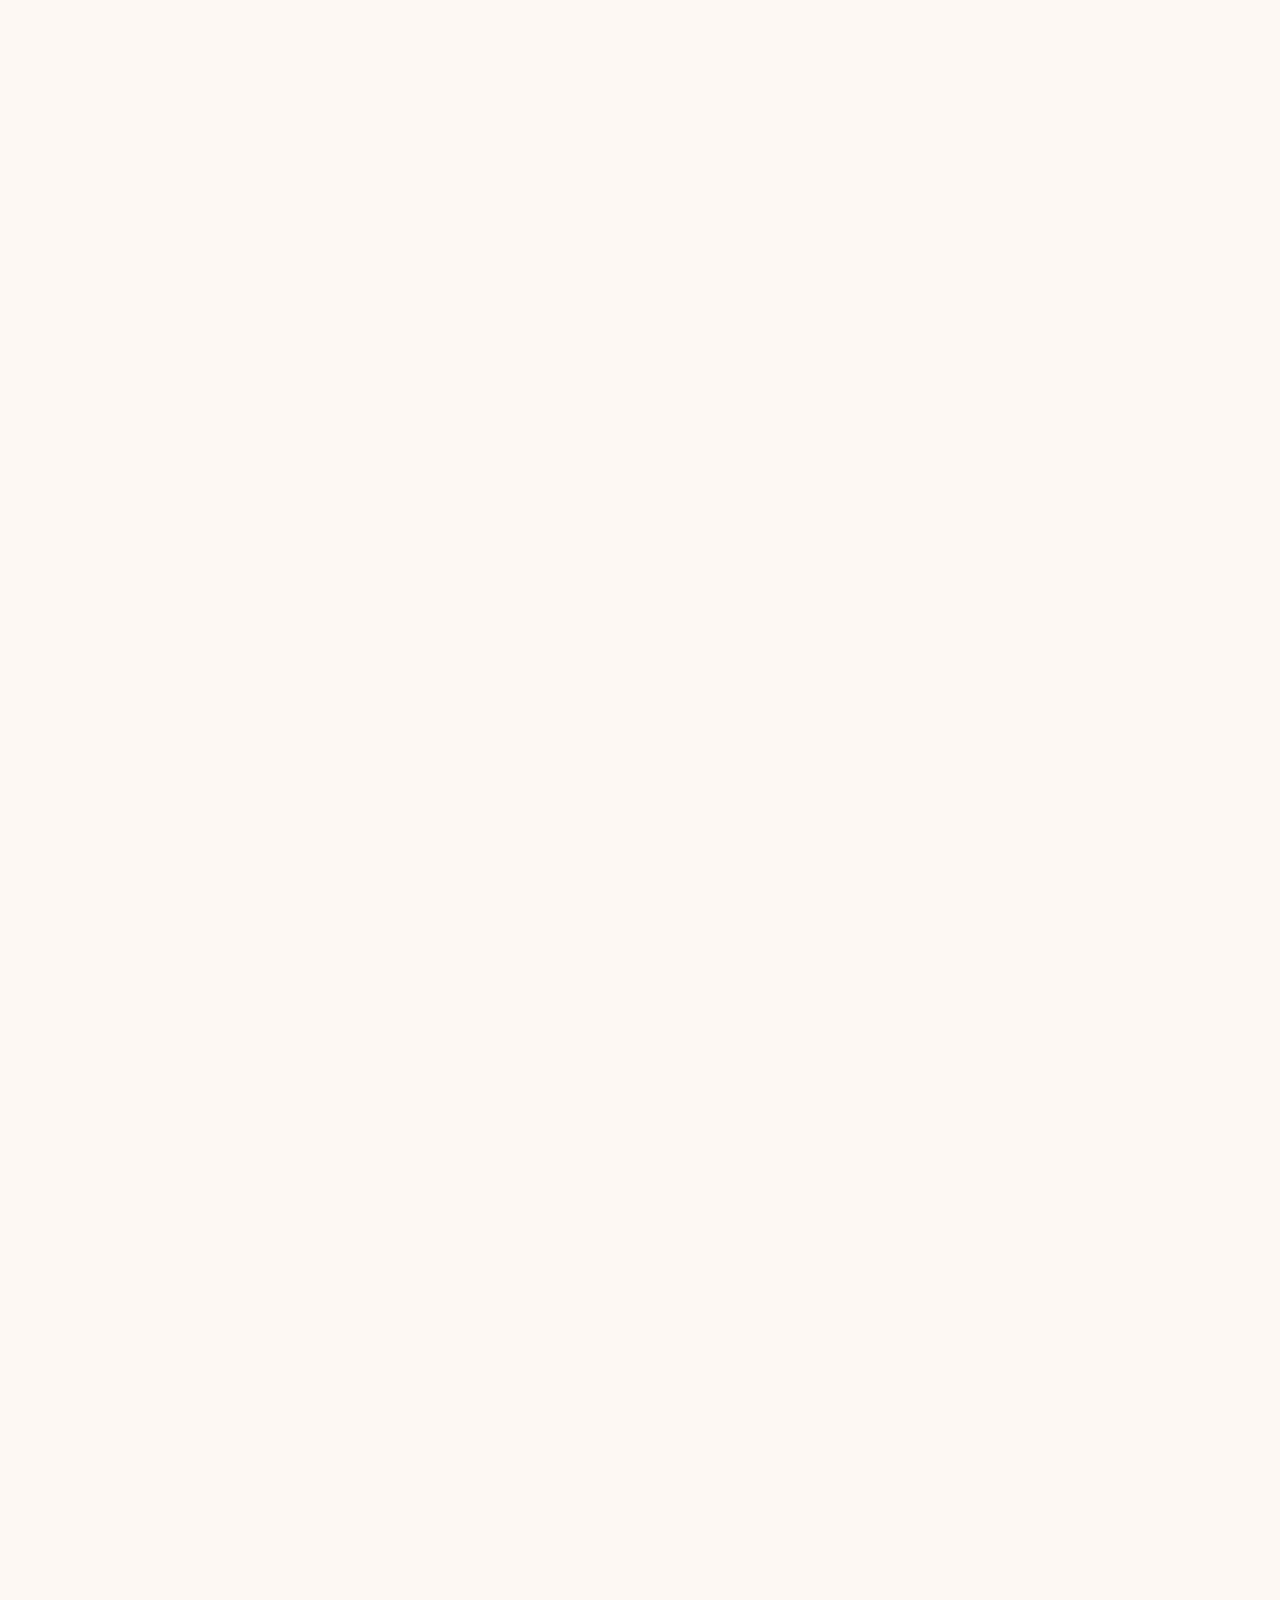
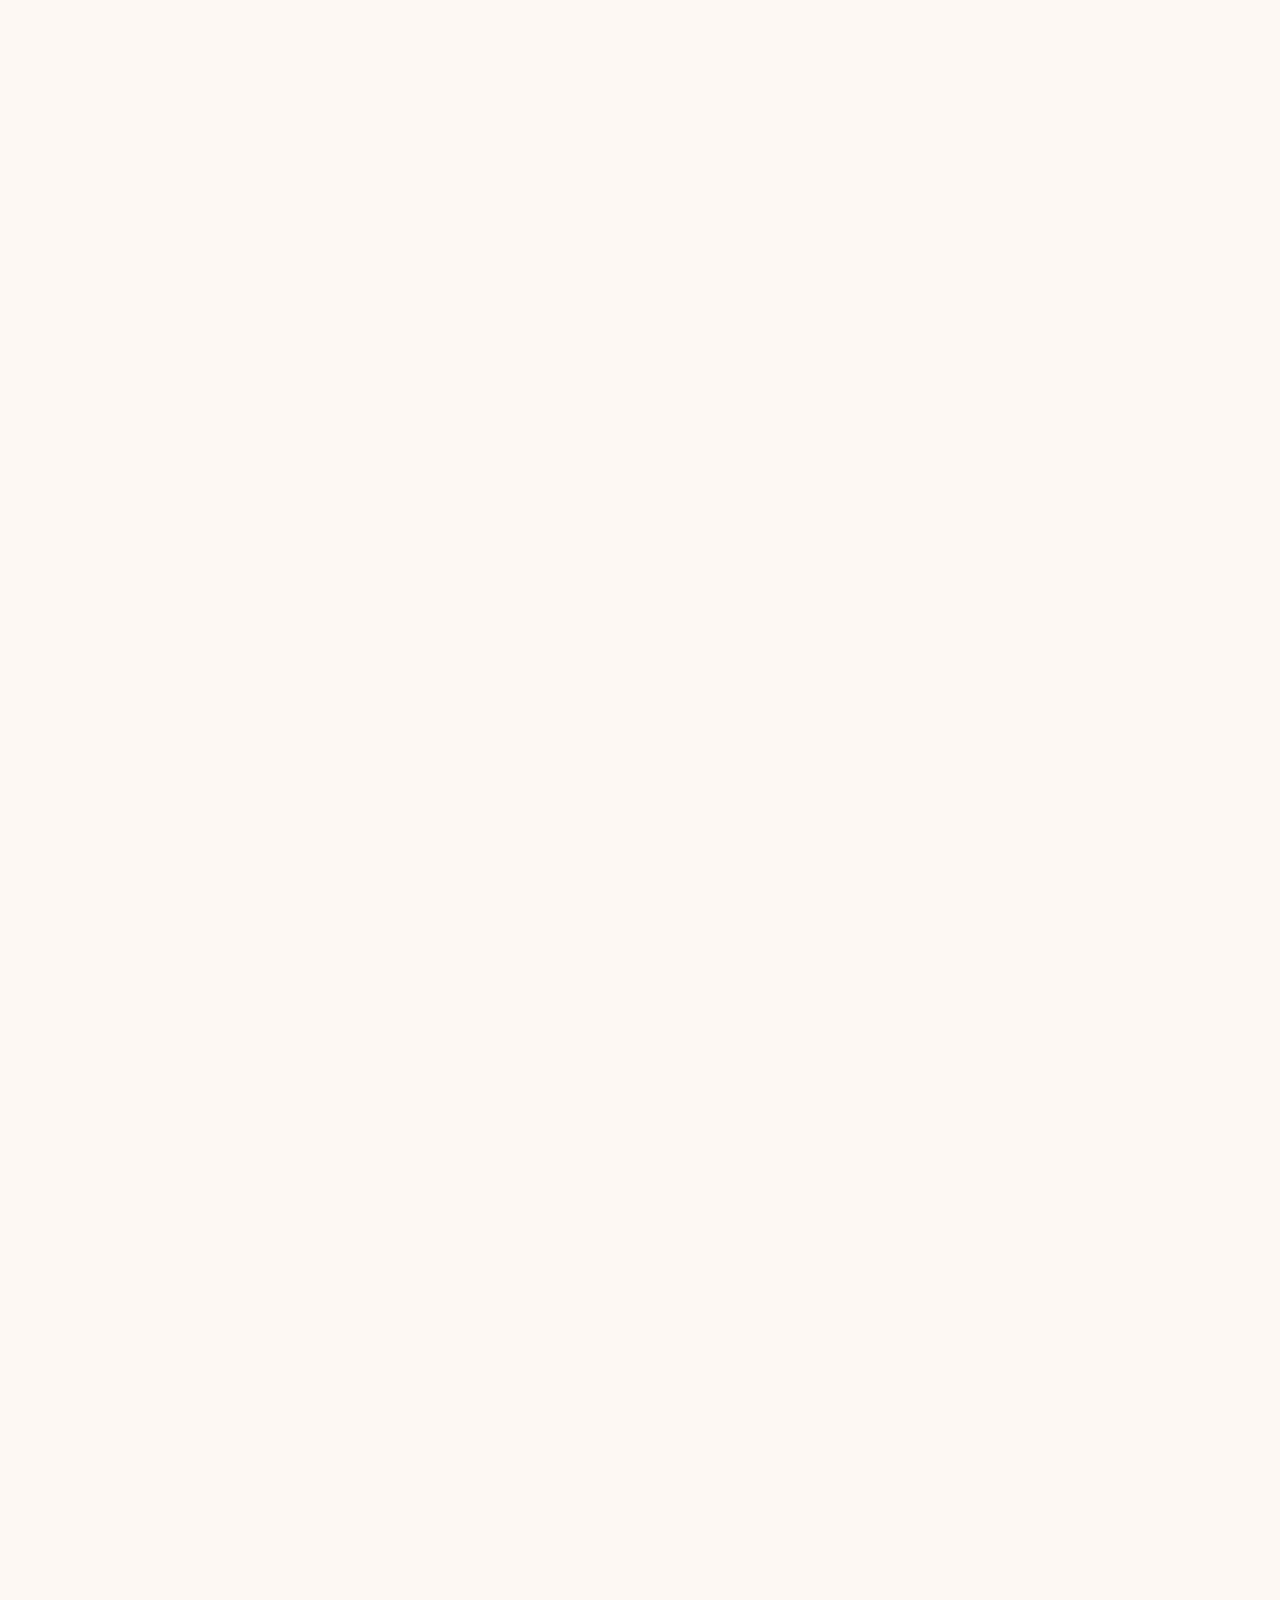
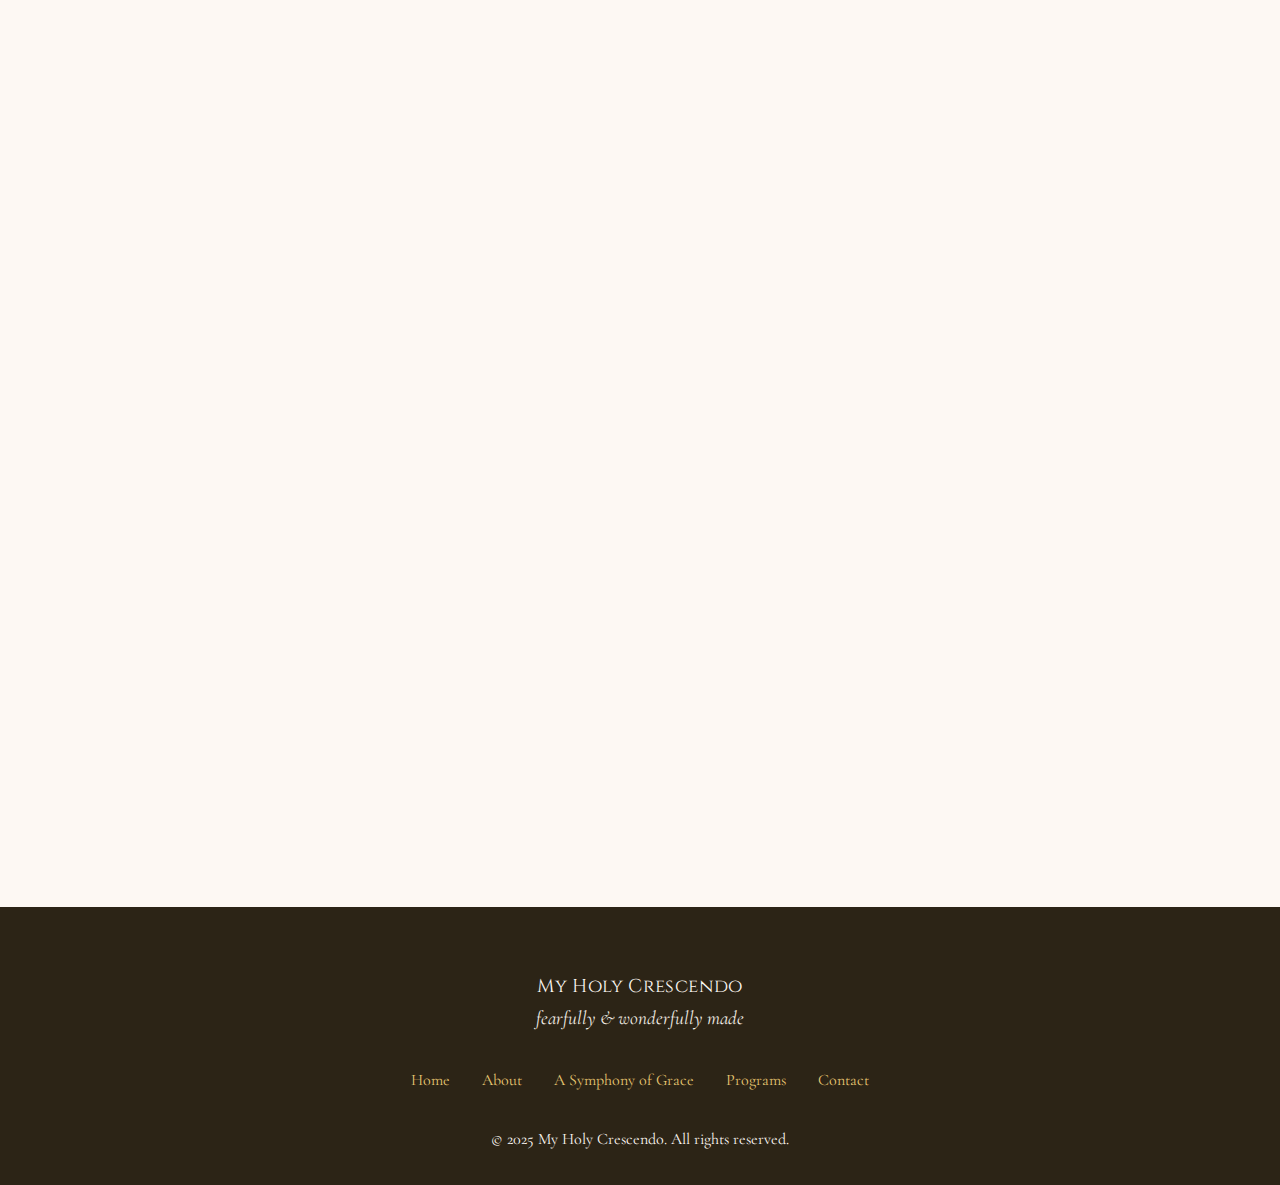
<file: symphony-of-grace.html>
<!DOCTYPE html>
<html lang="en">
<head>
    <meta charset="UTF-8">
    <meta name="viewport" content="width=device-width, initial-scale=1.0">
    <title>A Symphony of Grace · My Holy Crescendo</title>
    <meta name="description" content="A 15-week transformative journey through the beauty of your body, mind, and spirit—guided by Scripture, enriched by the wisdom of saints, and animated by grace.">
    <link href="https://fonts.googleapis.com/css2?family=Cormorant+Garamond:ital,wght@0,300;0,400;0,500;0,600;1,300;1,400&family=Cinzel:wght@400;500;600&family=Montserrat:wght@300;400;500&display=swap" rel="stylesheet">
    <link rel="stylesheet" href="styles.css">
    <link rel="icon" type="image/svg+xml" href="assets/img/logo-icon.svg">
</head>
<body>
    <!-- Navigation -->
    <nav class="sans">
        <a href="index.html" class="logo-link">
            <img src="assets/img/logo-horizontal.svg" alt="My Holy Crescendo" class="logo-image">
        </a>
        <ul class="nav-links">
            <li><a href="index.html">Home</a></li>
            <li><a href="about.html">About</a></li>
            <li><a href="symphony-of-grace.html" class="active">15-Week Journey</a></li>
            <li><a href="made-beautiful.html">Retreat</a></li>
            <li><a href="prelude.html">Free Prelude</a></li>
            <li><a href="#contact">Contact</a></li>
        </ul>
    </nav>

    <!-- Hero Section -->
    <section class="hero program-hero">
        <div class="watercolor-splash splash-1"></div>
        <div class="watercolor-splash splash-2"></div>
        <div class="watercolor-splash splash-3"></div>
        
        <!-- Virgo Constellation - Star of the Sea -->
        <div class="virgo-constellation">
            <div class="constellation-star star-large" style="left: 50%; bottom: 15%;"></div>
            <div class="constellation-star star-medium" style="left: 45%; bottom: 30%;"></div>
            <div class="constellation-star star-medium" style="left: 40%; bottom: 42%;"></div>
            <div class="constellation-star star-small" style="left: 37%; bottom: 53%;"></div>
            <div class="constellation-star star-medium" style="left: 35%; bottom: 62%;"></div>
            <div class="constellation-star star-small" style="left: 55%; bottom: 33%;"></div>
            <div class="constellation-star star-medium" style="left: 62%; bottom: 40%;"></div>
            <div class="constellation-star star-small" style="left: 68%; bottom: 44%;"></div>
            <div class="constellation-star star-medium" style="left: 38%; bottom: 70%;"></div>
            <div class="constellation-star star-small" style="left: 45%; bottom: 77%;"></div>
            <div class="constellation-star star-small" style="left: 32%; bottom: 55%;"></div>
            <div class="constellation-star star-small" style="left: 25%; bottom: 50%;"></div>
        </div>
        
        <!-- Watercolor flowers -->
        <div class="watercolor-flower flower-1"></div>
        <div class="watercolor-flower flower-2"></div>
        <div class="watercolor-flower flower-3"></div>
        
        <div class="gold-leaf leaf-1"></div>
        <div class="gold-leaf leaf-2"></div>
        
        <div class="hero-content">
            <p class="hero-subtitle sans">My Holy Crescendo's Signature Program</p>
            <h1 class="hero-title script">A Symphony of Grace</h1>
            <p class="hero-tagline">A 15-Week Journey Through Body, Mind & Spirit</p>
            <p class="hero-description">
                Discover the masterpiece you were created to be. This immersive journey invites you to behold your 
                God-given design through beauty, mercy, and grace—guided by Scripture, enriched by the wisdom of saints, 
                and animated by the love of Christ.
            </p>
            <a href="#enroll" class="cta-button">Join the Journey</a>
        </div>

        <div class="gold-flecks">
            <div class="fleck" style="top: 20%; left: 15%; animation-delay: 0s;"></div>
            <div class="fleck" style="top: 45%; left: 85%; animation-delay: 1s;"></div>
            <div class="fleck" style="top: 70%; left: 25%; animation-delay: 2s;"></div>
            <div class="fleck" style="top: 35%; left: 75%; animation-delay: 1.5s;"></div>
            <div class="fleck" style="top: 80%; left: 60%; animation-delay: 0.5s;"></div>
            <div class="fleck" style="top: 15%; left: 50%; animation-delay: 2.5s;"></div>
        </div>
    </section>

    <!-- Program Overview -->
    <section class="program-overview reveal">
        <div class="watercolor-flower flower-3" style="top: 10%; right: 5%;"></div>
        <div class="gold-leaf leaf-1"></div>
        
        <div class="container">
            <div class="section-header">
                <p class="section-label sans">The Journey</p>
                <h2 class="section-title script">15 Weeks of Transformation</h2>
                <p class="section-description">
                    A Symphony of Grace is not a quick fix or a set of techniques. It's a pilgrimage—a gradual unfolding 
                    of God's love for you, manifested in the unique beauty of your body, mind, and spirit.
                </p>
            </div>

            <div class="course-cover" style="max-width: 500px; margin: 3rem auto;">
                <img src="assets/img/crescendo-cover.jpg" alt="A Symphony of Grace Course Book" class="cover-image">
            </div>

            <div class="program-highlights">
                <div class="highlight">
                    <div class="highlight-icon">📖</div>
                    <h3 class="highlight-title sans">Comprehensive Workbook</h3>
                    <p>Beautiful, full-color guide with weekly reflections, exercises, and Scripture study</p>
                </div>
                <div class="highlight">
                    <div class="highlight-icon">👥</div>
                    <h3 class="highlight-title sans">Small Cohort Community</h3>
                    <p>Intimate groups of 8-12 women for authentic sharing and lasting friendships</p>
                </div>
                <div class="highlight">
                    <div class="highlight-icon">🎵</div>
                    <h3 class="highlight-title sans">Weekly Meditation Songs</h3>
                    <p>Music that awakens the heart to wonder and deepens your contemplative practice</p>
                </div>
                <div class="highlight">
                    <div class="highlight-icon">🕊️</div>
                    <h3 class="highlight-title sans">Saints' Wisdom</h3>
                    <p>Learn from holy women throughout history who reveal love made visible</p>
                </div>
                <div class="highlight">
                    <div class="highlight-icon">🌸</div>
                    <h3 class="highlight-title sans">Garden of Grace</h3>
                    <p>Each week features a flower with theological significance, building your personal garden</p>
                </div>
                <div class="highlight">
                    <div class="highlight-icon">✝️</div>
                    <h3 class="highlight-title sans">Scripture Grounded</h3>
                    <p>Every lesson rooted in God's Word, especially Psalm 139—fearfully & wonderfully made</p>
                </div>
            </div>
        </div>
    </section>

    <!-- Four Modules -->
    <section class="modules-section reveal" style="background: var(--cream-dark);">
        <div class="watercolor-flower flower-2" style="top: 15%; left: 5%;"></div>
        <div class="gold-leaf leaf-2"></div>
        
        <div class="flower-accent" style="bottom: 15%; right: 8%;">
            <div class="petal"></div>
            <div class="petal"></div>
            <div class="petal"></div>
            <div class="petal"></div>
            <div class="petal"></div>
            <div class="flower-center"></div>
        </div>
        
        <div class="container">
            <div class="section-header">
                <p class="section-label sans">Four Movements</p>
                <h2 class="section-title script">The Modules of Your Symphony</h2>
                <p class="section-description">
                    Like movements in a symphony, each module builds upon the last, creating a complete composition 
                    of grace, beauty, and self-understanding.
                </p>
            </div>

            <div class="modules-detailed">
                <!-- Foundation Module -->
                <div class="module-detailed">
                    <div class="module-header">
                        <div class="module-icon-large">🌿</div>
                        <div>
                            <h3 class="module-title script">Foundation</h3>
                            <p class="module-subtitle sans">Weeks 1-4 · Rooted in Christ</p>
                        </div>
                    </div>
                    <div class="module-content">
                        <p class="module-intro">
                            Before we can explore the beauty of our design, we must first establish our identity in Christ. 
                            This foundational module roots us in God's love and prepares our hearts for the journey ahead.
                        </p>
                        <div class="module-topics">
                            <h4 class="sans">You'll Discover:</h4>
                            <ul>
                                <li><strong>You Are Called</strong> – Your identity as a daughter of Christ and what it means to live for God</li>
                                <li><strong>Identity in Christ</strong> – Who you are must first be found in Him</li>
                                <li><strong>Receiving His Love</strong> – We must receive the love of God before we can do anything else</li>
                                <li><strong>Mary, Star of the Sea</strong> – Learning from our Blessed Mother as guide and companion</li>
                            </ul>
                        </div>
                        <p class="module-verse">
                            <em>"Before I formed you in the womb I knew you, before you were born I set you apart."</em> — Jeremiah 1:5
                        </p>
                    </div>
                </div>

                <!-- Body Module -->
                <div class="module-detailed">
                    <div class="module-header">
                        <div class="module-icon-large">✨</div>
                        <div>
                            <h3 class="module-title script">Body</h3>
                            <p class="module-subtitle sans">Weeks 5-8 · Embodied Beauty</p>
                        </div>
                    </div>
                    <div class="module-content">
                        <p class="module-intro">
                            Your body is not a project to be perfected but a gift to be received with gratitude. This module 
                            helps you discover the unique beauty God placed in your physical design.
                        </p>
                        <div class="module-topics">
                            <h4 class="sans">You'll Explore:</h4>
                            <ul>
                                <li><strong>Seasonal Color Analysis</strong> – Discovering the colors that make you radiate</li>
                                <li><strong>Kibbe Body Types</strong> – Understanding your physical essence and lines</li>
                                <li><strong>Kitchener Style Essence</strong> – Identifying your unique style personality</li>
                                <li><strong>Theology of the Body</strong> – How your physical form reflects God's creativity</li>
                            </ul>
                        </div>
                        <p class="module-verse">
                            <em>"Your body is a temple of the Holy Spirit."</em> — 1 Corinthians 6:19
                        </p>
                    </div>
                </div>

                <!-- Mind Module -->
                <div class="module-detailed">
                    <div class="module-header">
                        <div class="module-icon-large">💫</div>
                        <div>
                            <h3 class="module-title script">Mind</h3>
                            <p class="module-subtitle sans">Weeks 9-12 · Interior Landscape</p>
                        </div>
                    </div>
                    <div class="module-content">
                        <p class="module-intro">
                            Understanding how God wired your mind and emotions is essential for spiritual growth. This module 
                            illuminates your interior life and helps you recognize your unique patterns.
                        </p>
                        <div class="module-topics">
                            <h4 class="sans">You'll Understand:</h4>
                            <ul>
                                <li><strong>Love Languages & Apology Styles</strong> – How you give and receive love</li>
                                <li><strong>VIA Character Strengths</strong> – Your top virtues and how to use them</li>
                                <li><strong>Four Temperaments</strong> – Ancient wisdom on your natural disposition</li>
                                <li><strong>16 Personalities (MBTI)</strong> – Understanding your cognitive preferences</li>
                                <li><strong>Shadow Work</strong> – Bringing Christ's light to your wounds and darkness</li>
                            </ul>
                        </div>
                        <p class="module-verse">
                            <em>"Be transformed by the renewal of your mind."</em> — Romans 12:2
                        </p>
                    </div>
                </div>

                <!-- Spirit Module -->
                <div class="module-detailed">
                    <div class="module-header">
                        <div class="module-icon-large">🕊️</div>
                        <div>
                            <h3 class="module-title script">Spirit</h3>
                            <p class="module-subtitle sans">Weeks 13-15 · Living Your Calling</p>
                        </div>
                    </div>
                    <div class="module-content">
                        <p class="module-intro">
                            Now that you know who you are in body, mind, and spirit, how do you live it out? This final module 
                            helps you craft a life of meaning, purpose, and joy in Christ.
                        </p>
                        <div class="module-topics">
                            <h4 class="sans">You'll Create:</h4>
                            <ul>
                                <li><strong>Virtues & Habits</strong> – Building a life of flourishing through consistent practice</li>
                                <li><strong>Charisms Discovery</strong> – Identifying your spiritual gifts for serving others</li>
                                <li><strong>A Rule of Life</strong> – Your personal rhythm of prayer, rest, work, and play</li>
                                <li><strong>Celebrating the Symphony</strong> – Integrating everything you've learned into daily life</li>
                            </ul>
                        </div>
                        <p class="module-verse">
                            <em>"Whatever you do, do it all for the glory of God."</em> — 1 Corinthians 10:31
                        </p>
                    </div>
                </div>
            </div>
        </div>
    </section>

    <!-- Format Options -->
    <section class="format-options reveal">
        <div class="watercolor-flower flower-1" style="top: 20%; left: 8%;"></div>
        <div class="gold-leaf leaf-3"></div>
        
        <div class="container">
            <div class="section-header">
                <p class="section-label sans">Choose Your Experience</p>
                <h2 class="section-title script">Three Ways to Journey</h2>
                <p class="section-description">
                    Whether you thrive in person, need flexibility, or prefer the comfort of home, we have a format for you.
                </p>
            </div>

            <div class="format-cards">
                <div class="format-card">
                    <div class="format-icon">🏛️</div>
                    <h3 class="format-title script">In-Person Cohort</h3>
                    <p class="format-description">
                        Gather weekly with your cohort in a beautiful, sacred space. Share meals, pray together, and build 
                        deep friendships as you journey through the program. Perfect for those who thrive on in-person connection.
                    </p>
                    <ul class="format-features">
                        <li>Weekly 2.5-hour gatherings</li>
                        <li>Sacred space provided</li>
                        <li>Shared meals & fellowship</li>
                        <li>Physical workbook included</li>
                    </ul>
                </div>

                <div class="format-card featured">
                    <div class="format-badge">Most Popular</div>
                    <div class="format-icon">🌐</div>
                    <h3 class="format-title script">Hybrid Experience</h3>
                    <p class="format-description">
                        Best of both worlds! Meet in person monthly for deeper connection, with weekly virtual check-ins for 
                        flexibility. Ideal for busy women who want community without weekly commutes.
                    </p>
                    <ul class="format-features">
                        <li>Monthly in-person gatherings</li>
                        <li>Weekly 1-hour virtual sessions</li>
                        <li>Private online community</li>
                        <li>Physical workbook included</li>
                    </ul>
                </div>

                <div class="format-card">
                    <div class="format-icon">💻</div>
                    <h3 class="format-title script">Virtual Journey</h3>
                    <p class="format-description">
                        Join from anywhere in the world! Weekly live Zoom gatherings create connection while you complete the 
                        work at your own pace. Perfect for busy schedules or those outside the local area.
                    </p>
                    <ul class="format-features">
                        <li>Weekly 1.5-hour Zoom sessions</li>
                        <li>Private online community</li>
                        <li>Recording access for flexibility</li>
                        <li>Digital or physical workbook</li>
                    </ul>
                </div>
            </div>
        </div>
    </section>

    <!-- What's Included -->
    <section class="whats-included reveal" style="background: var(--cream-dark);">
        <div class="watercolor-flower flower-2" style="bottom: 15%; right: 8%;"></div>
        
        <div class="container">
            <div class="section-header">
                <p class="section-label sans">Everything You Need</p>
                <h2 class="section-title script">Your Symphony Includes</h2>
            </div>

            <div class="included-grid">
                <div class="included-item">
                    <div class="included-check">✓</div>
                    <div>
                        <h4 class="sans">Full-Color Workbook</h4>
                        <p>Over 200 pages of reflections, exercises, and beautiful design</p>
                    </div>
                </div>
                <div class="included-item">
                    <div class="included-check">✓</div>
                    <div>
                        <h4 class="sans">15 Meditation Songs</h4>
                        <p>Original music curated for each week's theme</p>
                    </div>
                </div>
                <div class="included-item">
                    <div class="included-check">✓</div>
                    <div>
                        <h4 class="sans">Weekly Live Sessions</h4>
                        <p>Guided discussions and shared wisdom with your cohort</p>
                    </div>
                </div>
                <div class="included-item">
                    <div class="included-check">✓</div>
                    <div>
                        <h4 class="sans">Private Community</h4>
                        <p>Access to online group for prayer requests and support</p>
                    </div>
                </div>
                <div class="included-item">
                    <div class="included-check">✓</div>
                    <div>
                        <h4 class="sans">Saints' Study</h4>
                        <p>Learn from holy women throughout Church history</p>
                    </div>
                </div>
                <div class="included-item">
                    <div class="included-check">✓</div>
                    <div>
                        <h4 class="sans">Garden of Grace</h4>
                        <p>15 flowers with theological significance, yours to keep</p>
                    </div>
                </div>
                <div class="included-item">
                    <div class="included-check">✓</div>
                    <div>
                        <h4 class="sans">Personality Assessments</h4>
                        <p>VIA Strengths, MBTI, Enneagram, and more—all included</p>
                    </div>
                </div>
                <div class="included-item">
                    <div class="included-check">✓</div>
                    <div>
                        <h4 class="sans">Style Discovery Tools</h4>
                        <p>Color analysis, Kibbe, and Kitchener materials provided</p>
                    </div>
                </div>
                <div class="included-item">
                    <div class="included-check">✓</div>
                    <div>
                        <h4 class="sans">Lifetime Access</h4>
                        <p>Return to the materials whenever you need them</p>
                    </div>
                </div>
            </div>
        </div>
    </section>

    <!-- Enrollment CTA -->
    <section id="enroll" class="enrollment-section reveal">
        <div class="watercolor-flower flower-3" style="top: 15%; left: 5%;"></div>
        <div class="gold-leaf leaf-1"></div>
        <div class="gold-leaf leaf-2"></div>
        
        <div class="container">
            <div class="enrollment-content">
                <p class="section-label sans">Ready to Begin?</p>
                <h2 class="section-title script">Join A Symphony of Grace</h2>
                <p class="enrollment-text">
                    The next cohort begins soon. Small groups fill quickly—reserve your place today to embark on this 
                    15-week journey of discovering the masterpiece God created you to be.
                </p>
                
                <div class="enrollment-details">
                    <div class="detail">
                        <div class="detail-label sans">Investment</div>
                        <div class="detail-value">Contact for pricing</div>
                    </div>
                    <div class="detail">
                        <div class="detail-label sans">Duration</div>
                        <div class="detail-value">15 Weeks</div>
                    </div>
                    <div class="detail">
                        <div class="detail-label sans">Group Size</div>
                        <div class="detail-value">8-12 Women</div>
                    </div>
                </div>

                <div class="enrollment-buttons">
                    <a href="#contact" class="cta-button">Reserve Your Spot</a>
                    <a href="index.html#offerings" class="cta-button secondary">Explore Other Programs</a>
                </div>

                <p class="enrollment-note">
                    Not sure if this is right for you? <a href="index.html#offerings" style="color: var(--gold); text-decoration: underline;">Try our free 3-day Prelude</a> to experience a taste of the journey.
                </p>
            </div>
        </div>
    </section>

    <!-- Contact Section -->
    <section id="contact" class="contact-section reveal">
        <div class="watercolor-flower flower-2" style="top: 20%; right: 10%;"></div>
        
        <div class="container">
            <div class="section-header">
                <p class="section-label sans">Get in Touch</p>
                <h2 class="section-title script">Let's Begin Your Journey</h2>
                <p class="section-description">
                    Have questions about A Symphony of Grace? Ready to join the next cohort? I'd love to hear from you.
                </p>
            </div>

            <div class="contact-form-container">
                <form class="contact-form" action="#" method="POST">
                    <div class="form-group">
                        <input type="text" id="name" name="name" placeholder="Your Name" required>
                    </div>
                    <div class="form-group">
                        <input type="email" id="email" name="email" placeholder="Your Email" required>
                    </div>
                    <div class="form-group">
                        <select id="interest" name="interest" required>
                            <option value="">I'm interested in...</option>
                            <option value="symphony">A Symphony of Grace (15-Week)</option>
                            <option value="in-person">In-Person Cohort</option>
                            <option value="hybrid">Hybrid Experience</option>
                            <option value="virtual">Virtual Journey</option>
                            <option value="prelude">Free Prelude First</option>
                            <option value="question">Just Have a Question</option>
                        </select>
                    </div>
                    <div class="form-group">
                        <textarea id="message" name="message" rows="5" placeholder="Tell me a bit about your journey..."></textarea>
                    </div>
                    <button type="submit" class="cta-button">Send Message</button>
                </form>

                <div class="contact-info">
                    <p class="sans">You can also reach me at:</p>
                    <p><strong>Email:</strong> myholycrescendo@gmail.com</p>
                    <p class="contact-note">I typically respond within 24-48 hours. Looking forward to connecting with you!</p>
                </div>
            </div>
        </div>
    </section>

    <!-- Footer -->
    <footer>
        <div class="footer-content">
            <div class="footer-brand">
                <h3 class="script">My Holy Crescendo</h3>
                <p class="footer-tagline">fearfully & wonderfully made</p>
            </div>
            <div class="footer-links">
                <a href="index.html">Home</a>
                <a href="about.html">About</a>
                <a href="symphony-of-grace.html">A Symphony of Grace</a>
                <a href="index.html#offerings">Programs</a>
                <a href="#contact">Contact</a>
            </div>
        </div>
        <div class="footer-bottom">
            <p>&copy; 2025 My Holy Crescendo. All rights reserved.</p>
        </div>
    </footer>

    <script src="script.js"></script>
</body>
</html>
</file>
<file: styles.css>
:root {
    --cream: #FDF8F3;
    --cream-dark: #F5EFE7;
    --gold: #D4AF37;
    --gold-light: #E8C872;
    --gold-dark: #B8941F;
    --text-dark: #2C2416;
    --text-medium: #5C5142;
    --mauve: #DCC5D8;
    --sage: #B8C5B0;
    --blush: #EBD4D0;
}

* {
    margin: 0;
    padding: 0;
    box-sizing: border-box;
}

body {
    font-family: 'Cormorant Garamond', serif;
    background-color: var(--cream);
    color: var(--text-dark);
    line-height: 1.7;
    overflow-x: hidden;
}

.script {
    font-family: 'Cinzel', serif;
    font-weight: 400;
    letter-spacing: 0.02em;
}

.sans {
    font-family: 'Montserrat', sans-serif;
    letter-spacing: 0.05em;
}

/* Watercolor backgrounds */
.watercolor-bg {
    position: absolute;
    opacity: 0.15;
    pointer-events: none;
    z-index: 0;
}

.wildflower-accent {
    position: absolute;
    opacity: 0.4;
    pointer-events: none;
}

/* Navigation */
nav {
    position: fixed;
    top: 0;
    left: 0;
    right: 0;
    background: rgba(253, 248, 243, 0.95);
    backdrop-filter: blur(10px);
    padding: 1.5rem 5%;
    display: flex;
    justify-content: space-between;
    align-items: center;
    z-index: 1000;
    border-bottom: 1px solid rgba(212, 175, 55, 0.2);
}

.logo {
    font-size: 1.5rem;
    color: var(--gold-dark);
    font-weight: 500;
    letter-spacing: 0.05em;
}

.logo-link {
    display: block;
    text-decoration: none;
}

.logo-image {
    height: 45px;
    width: auto;
    display: block;
    transition: opacity 0.3s ease;
}

.logo-image:hover {
    opacity: 0.8;
}

.nav-links {
    display: flex;
    gap: 2.5rem;
    list-style: none;
}

.nav-links a {
    color: var(--text-medium);
    text-decoration: none;
    font-size: 0.95rem;
    transition: color 0.3s ease;
    text-transform: uppercase;
    font-weight: 300;
    letter-spacing: 0.1em;
}

.nav-links a:hover,
.nav-links a.active {
    color: var(--gold);
}

/* About Page Styles */
.about-hero {
    min-height: 60vh;
    display: flex;
    align-items: center;
    justify-content: center;
    position: relative;
    padding: 8rem 5% 5rem;
    overflow: hidden;
}

.about-hero-content {
    max-width: 800px;
    text-align: center;
    position: relative;
    z-index: 2;
}

.about-story {
    padding: 8rem 5%;
    position: relative;
}

.story-container {
    max-width: 1200px;
    margin: 0 auto;
    display: grid;
    grid-template-columns: 1fr 1fr;
    gap: 5rem;
    align-items: center;
}

.story-content {
    position: relative;
    z-index: 2;
}

.story-text {
    font-size: 1.15rem;
    line-height: 1.9;
    color: var(--text-medium);
}

.story-intro {
    font-size: 1.35rem;
    font-weight: 500;
    color: var(--text-dark);
    margin-bottom: 2rem;
}

.story-text p {
    margin-bottom: 1.5rem;
}

.about-image-placeholder {
    position: relative;
}

.image-frame {
    position: relative;
    padding: 1.5rem;
    background: white;
    border-radius: 8px;
    box-shadow: 0 10px 40px rgba(212, 175, 55, 0.15);
    border: 1px solid rgba(212, 175, 55, 0.2);
}

.about-photo {
    width: 100%;
    height: auto;
    border-radius: 4px;
    display: block;
}

.image-note {
    font-size: 0.85rem;
    color: var(--text-medium);
    font-style: italic;
    margin-top: 1rem;
    opacity: 0.7;
    text-align: center;
}

.photo-caption {
    text-align: center;
    margin-top: 1.5rem;
}

.about-values {
    padding: 8rem 5%;
    position: relative;
}

.values-container {
    max-width: 1200px;
    margin: 0 auto;
}

.values-grid {
    display: grid;
    grid-template-columns: repeat(auto-fit, minmax(300px, 1fr));
    gap: 3rem;
    margin-top: 4rem;
}

.value-card {
    background: white;
    padding: 3rem 2.5rem;
    border-radius: 8px;
    text-align: center;
    box-shadow: 0 10px 30px rgba(212, 175, 55, 0.1);
    border: 1px solid rgba(212, 175, 55, 0.15);
    transition: all 0.3s ease;
}

.value-card:hover {
    transform: translateY(-5px);
    box-shadow: 0 15px 40px rgba(212, 175, 55, 0.2);
}

.value-icon {
    font-size: 3rem;
    margin-bottom: 1.5rem;
}

.value-title {
    font-size: 1.8rem;
    color: var(--gold-dark);
    margin-bottom: 1rem;
}

.value-description {
    font-size: 1.1rem;
    color: var(--text-medium);
    line-height: 1.8;
}

.about-expect {
    padding: 8rem 5%;
    position: relative;
}

.expect-container {
    max-width: 1000px;
    margin: 0 auto;
}

.expect-content {
    margin-top: 3rem;
}

.expect-intro {
    font-size: 1.3rem;
    color: var(--text-medium);
    text-align: center;
    margin-bottom: 3rem;
    line-height: 1.8;
}

.expect-features {
    display: grid;
    gap: 2.5rem;
}

.expect-item {
    display: flex;
    gap: 1.5rem;
    align-items: start;
    padding: 2rem;
    background: white;
    border-radius: 8px;
    box-shadow: 0 5px 20px rgba(212, 175, 55, 0.08);
    border-left: 4px solid var(--gold);
}

.expect-icon {
    font-size: 2rem;
    flex-shrink: 0;
}

.expect-item h4 {
    font-size: 1.25rem;
    color: var(--gold-dark);
    margin-bottom: 0.5rem;
    font-weight: 600;
}

.expect-item p {
    font-size: 1.05rem;
    color: var(--text-medium);
    line-height: 1.7;
}

.about-cta {
    padding: 6rem 5%;
    text-align: center;
    position: relative;
}

.cta-content {
    max-width: 800px;
    margin: 0 auto;
    position: relative;
    z-index: 2;
}

@media (max-width: 768px) {
    .story-container {
        grid-template-columns: 1fr;
        gap: 3rem;
    }
    
    .about-hero {
        min-height: 50vh;
        padding: 6rem 5% 3rem;
    }
    
    .values-grid {
        grid-template-columns: 1fr;
        gap: 2rem;
    }
    
    .value-card {
        padding: 2rem 1.5rem;
    }
}

/* Hero Section */
.hero {
    min-height: 100vh;
    display: flex;
    align-items: center;
    justify-content: center;
    position: relative;
    padding: 8rem 5% 5rem;
    overflow: hidden;
}

/* Virgo Constellation */
.virgo-constellation {
    position: absolute;
    width: 100%;
    height: 100%;
    top: 0;
    left: 0;
    pointer-events: none;
    z-index: 2;
}

.constellation-star {
    position: absolute;
    background: radial-gradient(circle, #E8C872, #D4AF37);
    border-radius: 50%;
    box-shadow: 0 0 15px rgba(232, 200, 114, 0.8),
                0 0 30px rgba(212, 175, 55, 0.6),
                0 0 45px rgba(212, 175, 55, 0.4);
    animation: starTwinkle 3s ease-in-out infinite;
}

.constellation-star.star-large {
    width: 8px;
    height: 8px;
    opacity: 0.9;
}

.constellation-star.star-medium {
    width: 6px;
    height: 6px;
    opacity: 0.85;
}

.constellation-star.star-small {
    width: 5px;
    height: 5px;
    opacity: 0.8;
}

.constellation-star:nth-child(odd) {
    animation-delay: 0.5s;
}

.constellation-star:nth-child(3n) {
    animation-delay: 1s;
}

.constellation-star:nth-child(4n) {
    animation-delay: 1.5s;
}

@keyframes starTwinkle {
    0%, 100% {
        opacity: inherit;
        transform: scale(1);
        box-shadow: 0 0 15px rgba(232, 200, 114, 0.8),
                    0 0 30px rgba(212, 175, 55, 0.6),
                    0 0 45px rgba(212, 175, 55, 0.4);
    }
    50% {
        opacity: 1;
        transform: scale(1.3);
        box-shadow: 0 0 20px rgba(232, 200, 114, 1),
                    0 0 40px rgba(212, 175, 55, 0.8),
                    0 0 60px rgba(212, 175, 55, 0.6);
    }
}

.hero-content {
    max-width: 900px;
    text-align: center;
    position: relative;
    z-index: 2;
    animation: fadeInUp 1.2s ease-out;
}

.hero-subtitle {
    font-size: 1rem;
    color: var(--gold);
    text-transform: uppercase;
    letter-spacing: 0.3em;
    margin-bottom: 1.5rem;
    font-weight: 300;
}

.hero-title {
    font-size: 5.5rem;
    line-height: 1.1;
    margin-bottom: 1.5rem;
    color: var(--gold-dark);
    font-weight: 500;
    animation: fadeInUp 1.2s ease-out 0.2s both;
}

.hero-tagline {
    font-size: 2.5rem;
    font-style: italic;
    color: var(--text-medium);
    margin-bottom: 2rem;
    font-weight: 300;
    animation: fadeInUp 1.2s ease-out 0.4s both;
}

.hero-description {
    font-size: 1.3rem;
    color: var(--text-medium);
    max-width: 700px;
    margin: 0 auto 3rem;
    line-height: 1.8;
    animation: fadeInUp 1.2s ease-out 0.6s both;
}

.hero-verse {
    font-size: 1.1rem;
    font-style: italic;
    color: var(--text-medium);
    max-width: 600px;
    margin: 0 auto;
    padding: 2rem;
    border-top: 1px solid var(--gold);
    border-bottom: 1px solid var(--gold);
    animation: fadeInUp 1.2s ease-out 0.8s both;
}

/* Watercolor decorations */
.watercolor-splash {
    position: absolute;
    width: 400px;
    height: 400px;
    border-radius: 50%;
    filter: blur(80px);
    opacity: 0.15;
    animation: float 20s ease-in-out infinite;
}

.splash-1 {
    background: radial-gradient(circle, var(--mauve), transparent);
    top: 10%;
    left: -10%;
    animation-delay: 0s;
}

.splash-2 {
    background: radial-gradient(circle, var(--gold-light), transparent);
    top: 60%;
    right: -10%;
    animation-delay: -7s;
}

.splash-3 {
    background: radial-gradient(circle, var(--sage), transparent);
    bottom: 10%;
    left: 30%;
    animation-delay: -14s;
}

/* Section styling */
section {
    padding: 8rem 5%;
    position: relative;
}

.section-header {
    text-align: center;
    max-width: 800px;
    margin: 0 auto 5rem;
}

.section-label {
    font-size: 0.9rem;
    color: var(--gold);
    text-transform: uppercase;
    letter-spacing: 0.3em;
    margin-bottom: 1rem;
    font-weight: 400;
}

.section-title {
    font-size: 3.5rem;
    color: var(--gold-dark);
    margin-bottom: 1.5rem;
    font-weight: 500;
    line-height: 1.2;
}

.section-description {
    font-size: 1.25rem;
    color: var(--text-medium);
    line-height: 1.8;
}

/* Offerings */
.offering {
    background: white;
    border-radius: 0;
    padding: 4rem;
    margin-bottom: 3rem;
    position: relative;
    box-shadow: 0 10px 40px rgba(212, 175, 55, 0.1);
    border: 1px solid rgba(212, 175, 55, 0.15);
    transition: all 0.4s ease;
}

.offering:hover {
    transform: translateY(-5px);
    box-shadow: 0 20px 60px rgba(212, 175, 55, 0.15);
}

.offering::before {
    content: '';
    position: absolute;
    top: 0;
    left: 0;
    right: 0;
    height: 4px;
    background: linear-gradient(90deg, var(--gold-light), var(--gold), var(--gold-dark));
}

.offering-tag {
    display: inline-block;
    font-size: 0.85rem;
    color: var(--gold);
    background: rgba(212, 175, 55, 0.1);
    padding: 0.5rem 1.5rem;
    border-radius: 50px;
    text-transform: uppercase;
    letter-spacing: 0.15em;
    margin-bottom: 1.5rem;
    font-weight: 500;
}

.course-cover {
    text-align: center;
    margin: 2rem 0;
    padding: 2rem;
    background: var(--cream-dark);
    border-radius: 8px;
}

.cover-image {
    max-width: 400px;
    width: 100%;
    height: auto;
    border-radius: 8px;
    box-shadow: 0 10px 30px rgba(212, 175, 55, 0.2);
    transition: transform 0.3s ease, box-shadow 0.3s ease;
}

.cover-image:hover {
    transform: translateY(-5px);
    box-shadow: 0 15px 40px rgba(212, 175, 55, 0.3);
}

.image-caption {
    font-size: 0.85rem;
    color: var(--text-medium);
    font-style: italic;
    margin-top: 1rem;
    opacity: 0.7;
}

.offering-title {
    font-size: 2.5rem;
    color: var(--gold-dark);
    margin-bottom: 1rem;
    font-weight: 500;
}

.offering-subtitle {
    font-size: 1.5rem;
    font-style: italic;
    color: var(--text-medium);
    margin-bottom: 2rem;
    font-weight: 300;
}

.offering-description {
    font-size: 1.15rem;
    color: var(--text-medium);
    margin-bottom: 2rem;
    line-height: 1.8;
}

.offering-features {
    display: grid;
    grid-template-columns: repeat(auto-fit, minmax(250px, 1fr));
    gap: 2rem;
    margin: 2rem 0;
}

.feature {
    display: flex;
    gap: 1rem;
    align-items: start;
}

.feature-icon {
    color: var(--gold);
    font-size: 1.5rem;
    flex-shrink: 0;
}

.feature-text {
    font-size: 1.05rem;
    color: var(--text-medium);
}

.feature-title {
    font-weight: 600;
    color: var(--text-dark);
    margin-bottom: 0.3rem;
}

.modules-overview {
    display: grid;
    grid-template-columns: repeat(auto-fit, minmax(200px, 1fr));
    gap: 1.5rem;
    margin: 3rem 0;
    padding: 2rem;
    background: var(--cream-dark);
    border-radius: 8px;
}

.module {
    text-align: center;
    padding: 1.5rem;
}

.module-icon {
    font-size: 2rem;
    margin-bottom: 0.5rem;
}

.module-name {
    font-weight: 600;
    color: var(--gold-dark);
    margin-bottom: 0.5rem;
    font-size: 1.1rem;
}

.module-description {
    font-size: 0.95rem;
    color: var(--text-medium);
}

.cta-button {
    display: inline-block;
    padding: 1rem 3rem;
    background: var(--gold);
    color: white;
    text-decoration: none;
    border-radius: 50px;
    font-size: 1rem;
    text-transform: uppercase;
    letter-spacing: 0.15em;
    transition: all 0.3s ease;
    border: 2px solid var(--gold);
    font-weight: 500;
    margin-top: 1.5rem;
    position: relative;
    overflow: hidden;
}

.cta-button::before {
    content: '';
    position: absolute;
    top: -50%;
    left: -50%;
    width: 200%;
    height: 200%;
    background: linear-gradient(
        45deg,
        transparent 30%,
        rgba(255, 255, 255, 0.3) 50%,
        transparent 70%
    );
    transform: rotate(45deg);
    animation: shimmer 3s infinite;
}

.cta-button:hover {
    background: var(--gold-dark);
    border-color: var(--gold-dark);
    transform: translateY(-2px);
    box-shadow: 0 10px 30px rgba(212, 175, 55, 0.3);
}

.cta-button:hover::before {
    animation: shimmer 1.5s infinite;
}

.cta-button.secondary {
    background: transparent;
    color: var(--gold);
}

.cta-button.secondary::before {
    background: linear-gradient(
        45deg,
        transparent 30%,
        rgba(212, 175, 55, 0.2) 50%,
        transparent 70%
    );
}

.cta-button.secondary:hover {
    background: var(--gold);
    color: white;
}

/* Journey path */
.journey-path {
    position: relative;
    padding: 5rem 0;
}

.journey-step {
    display: flex;
    gap: 3rem;
    align-items: center;
    margin-bottom: 4rem;
    animation: fadeInUp 0.8s ease-out both;
}

.journey-step:nth-child(even) {
    flex-direction: row-reverse;
}

.journey-step:nth-child(1) { animation-delay: 0.1s; }
.journey-step:nth-child(2) { animation-delay: 0.2s; }
.journey-step:nth-child(3) { animation-delay: 0.3s; }
.journey-step:nth-child(4) { animation-delay: 0.4s; }

.step-number {
    font-size: 4rem;
    color: var(--gold);
    opacity: 0.3;
    font-weight: 600;
    min-width: 100px;
    text-align: center;
}

.step-content {
    flex: 1;
}

.step-title {
    font-size: 2rem;
    color: var(--gold-dark);
    margin-bottom: 1rem;
    font-weight: 500;
}

.step-description {
    font-size: 1.1rem;
    color: var(--text-medium);
    line-height: 1.8;
}

/* Footer */
footer {
    background: var(--text-dark);
    color: var(--cream);
    padding: 4rem 5% 2rem;
    text-align: center;
}

.footer-logo {
    font-size: 2rem;
    color: var(--gold);
    margin-bottom: 1rem;
}

.footer-tagline {
    font-size: 1.2rem;
    font-style: italic;
    margin-bottom: 2rem;
    color: var(--cream-dark);
}

.footer-links {
    display: flex;
    gap: 2rem;
    justify-content: center;
    margin-bottom: 2rem;
}

.footer-links a {
    color: var(--gold-light);
    text-decoration: none;
    transition: color 0.3s ease;
}

.footer-links a:hover {
    color: var(--gold);
}

.copyright {
    font-size: 0.9rem;
    color: var(--text-medium);
    padding-top: 2rem;
    border-top: 1px solid rgba(212, 175, 55, 0.2);
}

/* Animations */
@keyframes fadeInUp {
    from {
        opacity: 0;
        transform: translateY(30px);
    }
    to {
        opacity: 1;
        transform: translateY(0);
    }
}

@keyframes float {
    0%, 100% {
        transform: translate(0, 0) scale(1);
    }
    33% {
        transform: translate(30px, -30px) scale(1.1);
    }
    66% {
        transform: translate(-20px, 20px) scale(0.9);
    }
}

@keyframes shimmer {
    0% {
        transform: translateX(-100%) translateY(-100%) rotate(45deg);
    }
    100% {
        transform: translateX(100%) translateY(100%) rotate(45deg);
    }
}

@keyframes twinkle {
    0%, 100% { 
        opacity: 0.3; 
        transform: scale(1);
    }
    50% { 
        opacity: 1; 
        transform: scale(1.3);
    }
}
.gold-flecks {
    position: absolute;
    width: 100%;
    height: 100%;
    top: 0;
    left: 0;
    pointer-events: none;
    opacity: 0.6;
    z-index: 1;
}

.fleck {
    position: absolute;
    width: 4px;
    height: 4px;
    background: var(--gold);
    border-radius: 50%;
    box-shadow: 0 0 3px var(--gold-light);
    animation: twinkle 3s ease-in-out infinite;
}

/* Watercolor flowers */
.watercolor-flower {
    position: absolute;
    pointer-events: none;
    opacity: 0.25;
}

.flower-1 {
    width: 200px;
    height: 200px;
    top: 15%;
    right: 10%;
    background: radial-gradient(circle at 30% 30%, var(--mauve) 0%, transparent 50%),
                radial-gradient(circle at 70% 40%, var(--blush) 0%, transparent 50%),
                radial-gradient(circle at 50% 70%, var(--sage) 0%, transparent 50%),
                radial-gradient(circle at 20% 60%, var(--mauve) 0%, transparent 50%),
                radial-gradient(circle at 80% 80%, var(--blush) 0%, transparent 50%);
    filter: blur(20px);
    animation: float 25s ease-in-out infinite;
    animation-delay: -5s;
}

.flower-2 {
    width: 250px;
    height: 250px;
    bottom: 20%;
    left: 5%;
    background: radial-gradient(circle at 40% 40%, var(--sage) 0%, transparent 50%),
                radial-gradient(circle at 60% 30%, var(--mauve) 0%, transparent 50%),
                radial-gradient(circle at 30% 70%, var(--blush) 0%, transparent 50%),
                radial-gradient(circle at 80% 60%, var(--sage) 0%, transparent 50%);
    filter: blur(25px);
    animation: float 30s ease-in-out infinite;
    animation-delay: -10s;
}

.flower-3 {
    width: 180px;
    height: 180px;
    top: 50%;
    left: 15%;
    background: radial-gradient(circle at 50% 50%, var(--blush) 0%, transparent 50%),
                radial-gradient(circle at 30% 30%, var(--mauve) 0%, transparent 50%),
                radial-gradient(circle at 70% 70%, var(--sage) 0%, transparent 50%);
    filter: blur(18px);
    animation: float 20s ease-in-out infinite;
    animation-delay: -15s;
}

.flower-accent {
    position: absolute;
    width: 120px;
    height: 120px;
    opacity: 0.3;
    pointer-events: none;
}

.petal {
    position: absolute;
    width: 40px;
    height: 60px;
    background: radial-gradient(ellipse at center, var(--mauve), transparent);
    border-radius: 50% 50% 50% 0;
    filter: blur(8px);
}

.petal:nth-child(1) { transform: rotate(0deg) translateY(-30px); }
.petal:nth-child(2) { transform: rotate(72deg) translateY(-30px); }
.petal:nth-child(3) { transform: rotate(144deg) translateY(-30px); }
.petal:nth-child(4) { transform: rotate(216deg) translateY(-30px); }
.petal:nth-child(5) { transform: rotate(288deg) translateY(-30px); }

.flower-center {
    position: absolute;
    top: 50%;
    left: 50%;
    transform: translate(-50%, -50%);
    width: 20px;
    height: 20px;
    background: radial-gradient(circle, var(--gold-light), var(--gold));
    border-radius: 50%;
    filter: blur(3px);
}

/* Gold leaf accents */
.gold-leaf {
    position: absolute;
    width: 30px;
    height: 50px;
    background: linear-gradient(135deg, var(--gold) 0%, var(--gold-light) 50%, var(--gold) 100%);
    border-radius: 0 50% 50% 50%;
    opacity: 0.4;
    filter: blur(2px);
    pointer-events: none;
    animation: float 15s ease-in-out infinite;
}

.leaf-1 { top: 20%; right: 20%; animation-delay: 0s; transform: rotate(45deg); }
.leaf-2 { top: 60%; left: 10%; animation-delay: -5s; transform: rotate(-30deg); }
.leaf-3 { bottom: 15%; right: 15%; animation-delay: -10s; transform: rotate(120deg); }

/* Responsive */
@media (max-width: 1024px) {
    .hero-title {
        font-size: 4rem;
    }
    
    .hero-tagline {
        font-size: 2rem;
    }
    
    .section-title {
        font-size: 2.5rem;
    }
    
    .nav-links {
        gap: 1.5rem;
    }
}

@media (max-width: 768px) {
    nav {
        flex-direction: column;
        gap: 1rem;
        padding: 1rem 5%;
    }
    
    .logo-image {
        height: 35px;
    }
    
    .constellation-star.star-large {
        width: 6px;
        height: 6px;
    }
    
    .constellation-star.star-medium {
        width: 5px;
        height: 5px;
    }
    
    .constellation-star.star-small {
        width: 4px;
        height: 4px;
    }
    
    .nav-links {
        flex-wrap: wrap;
        gap: 1rem;
        font-size: 0.85rem;
    }
    
    .hero {
        padding: 6rem 5% 3rem;
    }
    
    .hero-title {
        font-size: 2.5rem;
    }
    
    .hero-tagline {
        font-size: 1.5rem;
    }
    
    .hero-description {
        font-size: 1.1rem;
    }
    
    section {
        padding: 4rem 5%;
    }
    
    .section-title {
        font-size: 2rem;
    }
    
    .offering {
        padding: 2rem;
    }
    
    .offering-title {
        font-size: 2rem;
    }
    
    .journey-step {
        flex-direction: column !important;
        text-align: center;
    }
    
    .step-number {
        min-width: auto;
    }
    
    .modules-overview {
        grid-template-columns: 1fr;
    }
}

/* Scroll reveal */
.reveal {
    opacity: 0;
    transform: translateY(50px);
    transition: all 0.8s ease-out;
}

.reveal.active {
    opacity: 1;
    transform: translateY(0);
}

/* Decorative elements */
.decorative-line {
    width: 100px;
    height: 2px;
    background: linear-gradient(90deg, transparent, var(--gold), transparent);
    margin: 2rem auto;
}

.decorative-circle {
    width: 60px;
    height: 60px;
    border: 2px solid var(--gold);
    border-radius: 50%;
    margin: 2rem auto;
    position: relative;
}

.decorative-circle::before {
    content: '';
    position: absolute;
    top: 50%;
    left: 50%;
    transform: translate(-50%, -50%);
    width: 30px;
    height: 30px;
    background: radial-gradient(circle, var(--gold), transparent);
    border-radius: 50%;
}

/* Watercolor Bee Animation */
.watercolor-bee {
    position: fixed;
    width: 80px;
    height: 80px;
    pointer-events: none;
    z-index: 999;
    opacity: 0;
    will-change: transform, opacity;
}

.watercolor-bee img {
    width: 100%;
    height: 100%;
    object-fit: contain;
}

.watercolor-bee.flying {
    animation: beeFly 25s ease-in-out forwards, beeFloat 3s ease-in-out infinite;
}

@keyframes beeFly {
    0% {
        left: -100px;
        top: 20%;
        opacity: 0;
        transform: rotate(-5deg);
    }
    5% {
        opacity: 0.9;
    }
    15% {
        top: 25%;
    }
    30% {
        top: 35%;
    }
    45% {
        top: 30%;
    }
    60% {
        top: 40%;
    }
    75% {
        top: 35%;
    }
    90% {
        opacity: 0.9;
    }
    100% {
        left: calc(100% + 100px);
        top: 30%;
        opacity: 0;
        transform: rotate(5deg);
    }
}

@keyframes beeFloat {
    0%, 100% {
        transform: translateY(0) rotate(0deg);
    }
    25% {
        transform: translateY(-10px) rotate(-3deg);
    }
    75% {
        transform: translateY(10px) rotate(3deg);
    }
}

/* Adjust bee size on mobile */
@media (max-width: 768px) {
    .watercolor-bee {
        width: 60px;
        height: 60px;
    }
}

/* Program Page Styles */
.program-hero {
    min-height: 80vh;
}

.program-highlights {
    display: grid;
    grid-template-columns: repeat(auto-fit, minmax(280px, 1fr));
    gap: 2.5rem;
    margin-top: 4rem;
}

.highlight {
    text-align: center;
    padding: 2rem;
}

.highlight-icon {
    font-size: 3rem;
    margin-bottom: 1rem;
}

.highlight-title {
    font-size: 1.1rem;
    color: var(--gold-dark);
    margin-bottom: 0.75rem;
    text-transform: uppercase;
    letter-spacing: 0.1em;
}

.highlight p {
    color: var(--text-medium);
    line-height: 1.7;
}

/* Modules Detailed */
.modules-detailed {
    display: flex;
    flex-direction: column;
    gap: 3rem;
    margin-top: 3rem;
    max-width: 900px;
    margin-left: auto;
    margin-right: auto;
}

.module-detailed {
    background: white;
    padding: 3rem;
    border-radius: 8px;
    box-shadow: 0 10px 30px rgba(212, 175, 55, 0.1);
    border: 1px solid rgba(212, 175, 55, 0.15);
}

.module-header {
    display: flex;
    align-items: center;
    gap: 1.5rem;
    margin-bottom: 2rem;
    padding-bottom: 1.5rem;
    border-bottom: 2px solid rgba(212, 175, 55, 0.2);
}

.module-icon-large {
    font-size: 3rem;
}

.module-title {
    font-size: 2rem;
    color: var(--gold-dark);
    margin-bottom: 0.25rem;
}

.module-subtitle {
    font-size: 0.95rem;
    color: var(--text-medium);
    text-transform: uppercase;
    letter-spacing: 0.1em;
}

.module-intro {
    font-size: 1.1rem;
    color: var(--text-medium);
    line-height: 1.8;
    margin-bottom: 2rem;
}

.module-topics h4 {
    font-size: 1rem;
    color: var(--gold-dark);
    text-transform: uppercase;
    letter-spacing: 0.1em;
    margin-bottom: 1rem;
}

.module-topics ul {
    list-style: none;
    padding: 0;
}

.module-topics li {
    padding: 0.75rem 0;
    padding-left: 2rem;
    position: relative;
    color: var(--text-medium);
    line-height: 1.7;
}

.module-topics li::before {
    content: '✦';
    position: absolute;
    left: 0;
    color: var(--gold);
}

.module-verse {
    margin-top: 2rem;
    padding-top: 2rem;
    border-top: 1px solid rgba(212, 175, 55, 0.2);
    font-style: italic;
    color: var(--text-medium);
    text-align: center;
}

/* Format Cards */
.format-cards {
    display: grid;
    grid-template-columns: repeat(auto-fit, minmax(300px, 1fr));
    gap: 2.5rem;
    margin-top: 3rem;
}

.format-card {
    background: white;
    padding: 3rem 2.5rem;
    border-radius: 8px;
    box-shadow: 0 10px 30px rgba(212, 175, 55, 0.1);
    border: 2px solid rgba(212, 175, 55, 0.15);
    transition: all 0.3s ease;
    position: relative;
}

.format-card:hover {
    transform: translateY(-5px);
    box-shadow: 0 15px 40px rgba(212, 175, 55, 0.2);
}

.format-card.featured {
    border-color: var(--gold);
    box-shadow: 0 15px 40px rgba(212, 175, 55, 0.25);
}

.format-badge {
    position: absolute;
    top: -12px;
    left: 50%;
    transform: translateX(-50%);
    background: var(--gold);
    color: white;
    padding: 0.5rem 1.5rem;
    border-radius: 20px;
    font-size: 0.85rem;
    font-weight: 500;
    text-transform: uppercase;
    letter-spacing: 0.05em;
}

.format-icon {
    font-size: 3rem;
    text-align: center;
    margin-bottom: 1.5rem;
}

.format-title {
    font-size: 1.75rem;
    color: var(--gold-dark);
    text-align: center;
    margin-bottom: 1rem;
}

.format-description {
    color: var(--text-medium);
    line-height: 1.7;
    margin-bottom: 2rem;
    text-align: center;
}

.format-features {
    list-style: none;
    padding: 0;
    border-top: 1px solid rgba(212, 175, 55, 0.2);
    padding-top: 1.5rem;
}

.format-features li {
    padding: 0.75rem 0;
    padding-left: 2rem;
    position: relative;
    color: var(--text-medium);
}

.format-features li::before {
    content: '✓';
    position: absolute;
    left: 0;
    color: var(--gold);
    font-weight: bold;
}

/* What's Included */
.included-grid {
    display: grid;
    grid-template-columns: repeat(auto-fit, minmax(300px, 1fr));
    gap: 2rem;
    margin-top: 3rem;
}

.included-item {
    display: flex;
    gap: 1rem;
    align-items: flex-start;
}

.included-check {
    flex-shrink: 0;
    width: 40px;
    height: 40px;
    border-radius: 50%;
    background: var(--gold);
    color: white;
    display: flex;
    align-items: center;
    justify-content: center;
    font-size: 1.5rem;
    font-weight: bold;
}

.included-item h4 {
    font-size: 1.1rem;
    color: var(--gold-dark);
    margin-bottom: 0.5rem;
}

.included-item p {
    color: var(--text-medium);
    line-height: 1.6;
}

/* Enrollment Section */
.enrollment-section {
    padding: 8rem 5%;
    background: linear-gradient(135deg, rgba(253, 248, 243, 0.9), rgba(220, 197, 216, 0.1));
    position: relative;
}

.enrollment-content {
    max-width: 800px;
    margin: 0 auto;
    text-align: center;
}

.enrollment-text {
    font-size: 1.2rem;
    color: var(--text-medium);
    line-height: 1.8;
    margin-bottom: 3rem;
}

.enrollment-details {
    display: flex;
    justify-content: center;
    gap: 4rem;
    margin: 3rem 0;
    padding: 2rem;
    background: white;
    border-radius: 8px;
    box-shadow: 0 5px 20px rgba(212, 175, 55, 0.1);
}

.detail {
    text-align: center;
}

.detail-label {
    font-size: 0.9rem;
    color: var(--text-medium);
    text-transform: uppercase;
    letter-spacing: 0.1em;
    margin-bottom: 0.5rem;
}

.detail-value {
    font-size: 1.5rem;
    color: var(--gold-dark);
    font-weight: 500;
}

.enrollment-buttons {
    display: flex;
    gap: 1.5rem;
    justify-content: center;
    flex-wrap: wrap;
    margin: 2rem 0;
}

.enrollment-note {
    margin-top: 2rem;
    color: var(--text-medium);
    font-size: 1rem;
}

/* Contact Form */
.contact-form-container {
    max-width: 600px;
    margin: 3rem auto 0;
}

.contact-form {
    background: white;
    padding: 3rem;
    border-radius: 8px;
    box-shadow: 0 10px 30px rgba(212, 175, 55, 0.1);
    margin-bottom: 2rem;
}

.form-group {
    margin-bottom: 1.5rem;
}

.form-group input,
.form-group select,
.form-group textarea {
    width: 100%;
    padding: 1rem;
    border: 1px solid rgba(212, 175, 55, 0.3);
    border-radius: 4px;
    font-family: var(--font-sans);
    font-size: 1rem;
    transition: border-color 0.3s ease;
}

.form-group input:focus,
.form-group select:focus,
.form-group textarea:focus {
    outline: none;
    border-color: var(--gold);
}

.form-group textarea {
    resize: vertical;
    min-height: 120px;
}

.contact-info {
    text-align: center;
    padding: 2rem;
    background: rgba(253, 248, 243, 0.5);
    border-radius: 8px;
}

.contact-info p {
    margin: 0.5rem 0;
    color: var(--text-medium);
}

.contact-note {
    margin-top: 1rem;
    font-size: 0.9rem;
    font-style: italic;
}

/* Retreat Page Specific Styles */
.retreat-hero {
    min-height: 85vh;
}

.retreat-date-banner {
    display: flex;
    align-items: center;
    justify-content: center;
    gap: 1.5rem;
    background: white;
    padding: 2rem 3rem;
    border-radius: 8px;
    box-shadow: 0 10px 30px rgba(212, 175, 55, 0.15);
    margin: 2rem auto;
    max-width: 500px;
}

.date-icon {
    font-size: 3rem;
}

.date-label {
    font-size: 0.9rem;
    text-transform: uppercase;
    letter-spacing: 0.1em;
    color: var(--text-medium);
    margin-bottom: 0.25rem;
}

.date-value {
    font-size: 1.5rem;
    color: var(--gold-dark);
    font-weight: 500;
    margin-bottom: 0.25rem;
}

.date-note {
    font-size: 0.9rem;
    color: var(--gold);
    font-style: italic;
}

.retreat-essence {
    max-width: 800px;
    margin: 3rem auto;
}

.essence-block {
    background: white;
    padding: 3rem;
    border-radius: 8px;
    box-shadow: 0 10px 30px rgba(212, 175, 55, 0.1);
}

/* Schedule Timeline */
.schedule-timeline {
    max-width: 900px;
    margin: 3rem auto;
}

.schedule-item {
    display: flex;
    gap: 2rem;
    margin-bottom: 3rem;
    position: relative;
}

.schedule-item:not(:last-child)::after {
    content: '';
    position: absolute;
    left: 65px;
    top: 80px;
    bottom: -50px;
    width: 2px;
    background: linear-gradient(to bottom, var(--gold), transparent);
}

.schedule-time {
    flex-shrink: 0;
    width: 130px;
    text-align: right;
    padding-top: 0.5rem;
}

.time-label {
    display: inline-block;
    background: var(--gold);
    color: white;
    padding: 0.5rem 1rem;
    border-radius: 20px;
    font-size: 0.9rem;
    font-weight: 500;
    text-transform: uppercase;
    letter-spacing: 0.05em;
}

.schedule-content {
    flex: 1;
    background: white;
    padding: 2rem;
    border-radius: 8px;
    box-shadow: 0 5px 20px rgba(212, 175, 55, 0.1);
    border-left: 3px solid var(--gold);
}

.schedule-title {
    font-size: 1.3rem;
    color: var(--gold-dark);
    margin-bottom: 0.75rem;
    text-transform: uppercase;
    letter-spacing: 0.05em;
}

.schedule-description {
    color: var(--text-medium);
    line-height: 1.7;
    margin-bottom: 1rem;
}

.schedule-elements {
    display: flex;
    flex-wrap: wrap;
    gap: 0.75rem;
    margin-top: 1rem;
}

.schedule-elements span {
    display: inline-block;
    background: rgba(212, 175, 55, 0.1);
    color: var(--gold-dark);
    padding: 0.4rem 0.8rem;
    border-radius: 15px;
    font-size: 0.85rem;
}

/* Who Section */
.who-content {
    max-width: 800px;
    margin: 3rem auto;
}

.who-block {
    background: white;
    padding: 3rem;
    border-radius: 8px;
    box-shadow: 0 10px 30px rgba(212, 175, 55, 0.1);
    margin-bottom: 2rem;
}

.who-list {
    list-style: none;
    padding: 0;
}

.who-list li {
    padding: 1rem 0;
    padding-left: 2.5rem;
    position: relative;
    color: var(--text-medium);
    line-height: 1.7;
    border-bottom: 1px solid rgba(212, 175, 55, 0.1);
}

.who-list li:last-child {
    border-bottom: none;
}

.who-list li::before {
    content: '✓';
    position: absolute;
    left: 0;
    color: var(--gold);
    font-weight: bold;
    font-size: 1.2rem;
}

.who-note {
    background: rgba(212, 175, 55, 0.05);
    padding: 2rem;
    border-radius: 8px;
    border: 2px solid rgba(212, 175, 55, 0.2);
}

/* Details Cards */
.details-cards {
    display: grid;
    grid-template-columns: repeat(auto-fit, minmax(250px, 1fr));
    gap: 2rem;
    margin: 3rem 0;
}

.detail-card {
    background: white;
    padding: 2.5rem 2rem;
    border-radius: 8px;
    box-shadow: 0 10px 30px rgba(212, 175, 55, 0.1);
    text-align: center;
    border: 1px solid rgba(212, 175, 55, 0.15);
    transition: transform 0.3s ease;
}

.detail-card:hover {
    transform: translateY(-5px);
}

.detail-icon {
    font-size: 3rem;
    margin-bottom: 1rem;
}

.detail-card-title {
    font-size: 1.2rem;
    color: var(--gold-dark);
    margin-bottom: 1rem;
    text-transform: uppercase;
    letter-spacing: 0.1em;
}

.detail-card-info {
    color: var(--text-medium);
    line-height: 1.7;
}

.detail-card-info strong {
    color: var(--gold-dark);
    display: block;
    margin-bottom: 0.5rem;
}

/* FAQ */
.details-faq {
    max-width: 800px;
    margin: 4rem auto 0;
}

.faq-item {
    background: white;
    padding: 2rem;
    border-radius: 8px;
    margin-bottom: 1.5rem;
    box-shadow: 0 5px 15px rgba(212, 175, 55, 0.1);
    border-left: 3px solid var(--gold);
}

.faq-item h4 {
    color: var(--gold-dark);
    font-size: 1.1rem;
    margin-bottom: 0.75rem;
    text-transform: uppercase;
    letter-spacing: 0.05em;
}

.faq-item p {
    color: var(--text-medium);
    line-height: 1.7;
    margin: 0;
}

/* Mobile Responsive for Retreat Page */
@media (max-width: 768px) {
    .retreat-date-banner {
        flex-direction: column;
        text-align: center;
        padding: 1.5rem;
    }
    
    .schedule-item {
        flex-direction: column;
        gap: 1rem;
    }
    
    .schedule-item::after {
        display: none;
    }
    
    .schedule-time {
        width: 100%;
        text-align: left;
    }
    
    .details-cards {
        grid-template-columns: 1fr;
    }
}

/* Prelude Page Specific Styles */
.prelude-hero {
    min-height: 85vh;
}

.prelude-promise {
    display: flex;
    align-items: center;
    justify-content: center;
    gap: 1rem;
    background: rgba(255, 255, 255, 0.95);
    padding: 1.5rem 2rem;
    border-radius: 8px;
    margin: 2rem auto;
    max-width: 500px;
    box-shadow: 0 5px 20px rgba(212, 175, 55, 0.15);
}

.promise-icon {
    font-size: 2rem;
}

.promise-text {
    color: var(--text-medium);
    line-height: 1.6;
}

/* Prelude Components */
.prelude-components {
    display: grid;
    grid-template-columns: repeat(auto-fit, minmax(250px, 1fr));
    gap: 2.5rem;
    margin-top: 4rem;
}

.component {
    text-align: center;
    padding: 2rem 1.5rem;
}

.component-icon {
    font-size: 3rem;
    margin-bottom: 1rem;
}

.component-title {
    font-size: 1.1rem;
    color: var(--gold-dark);
    margin-bottom: 0.75rem;
    text-transform: uppercase;
    letter-spacing: 0.1em;
}

.component p {
    color: var(--text-medium);
    line-height: 1.7;
}

/* Three Days Timeline */
.days-timeline {
    display: flex;
    flex-direction: column;
    gap: 3rem;
    margin-top: 3rem;
    max-width: 900px;
    margin-left: auto;
    margin-right: auto;
}

.day-card {
    background: white;
    padding: 3rem;
    border-radius: 8px;
    box-shadow: 0 10px 30px rgba(212, 175, 55, 0.1);
    border-left: 4px solid var(--gold);
    position: relative;
}

.day-card.featured {
    border-left-width: 6px;
    box-shadow: 0 15px 40px rgba(212, 175, 55, 0.2);
}

.day-number {
    position: absolute;
    top: -15px;
    left: 30px;
    background: var(--gold);
    color: white;
    padding: 0.5rem 1.5rem;
    border-radius: 20px;
    font-size: 0.9rem;
    font-weight: 500;
    text-transform: uppercase;
    letter-spacing: 0.05em;
}

.day-title {
    font-size: 2rem;
    color: var(--gold-dark);
    margin-bottom: 1rem;
}

.day-verse {
    font-style: italic;
    color: var(--text-medium);
    font-size: 1.1rem;
    margin-bottom: 1.5rem;
    padding-bottom: 1.5rem;
    border-bottom: 1px solid rgba(212, 175, 55, 0.2);
}

.day-description {
    color: var(--text-medium);
    line-height: 1.8;
    margin-bottom: 2rem;
    font-size: 1.05rem;
}

.day-includes {
    background: rgba(253, 248, 243, 0.5);
    padding: 2rem;
    border-radius: 6px;
    margin-bottom: 2rem;
}

.day-includes h4 {
    color: var(--gold-dark);
    font-size: 1rem;
    text-transform: uppercase;
    letter-spacing: 0.1em;
    margin-bottom: 1rem;
}

.day-includes ul {
    list-style: none;
    padding: 0;
}

.day-includes li {
    padding: 0.5rem 0;
    padding-left: 2rem;
    position: relative;
    color: var(--text-medium);
    line-height: 1.7;
}

.day-includes li::before {
    content: '✦';
    position: absolute;
    left: 0;
    color: var(--gold);
}

.day-music {
    display: flex;
    align-items: center;
    gap: 1rem;
    padding: 1.5rem;
    background: linear-gradient(135deg, rgba(212, 175, 55, 0.05), rgba(220, 197, 216, 0.05));
    border-radius: 6px;
}

.music-icon {
    font-size: 2rem;
}

.music-label {
    font-size: 0.85rem;
    color: var(--text-medium);
    text-transform: uppercase;
    letter-spacing: 0.05em;
}

.music-title {
    font-size: 1.1rem;
    color: var(--gold-dark);
    font-weight: 500;
}

/* Sign Up Section */
.prelude-signup {
    padding: 8rem 5%;
    background: linear-gradient(135deg, rgba(253, 248, 243, 0.9), rgba(220, 197, 216, 0.1));
    position: relative;
}

.signup-content {
    max-width: 700px;
    margin: 0 auto;
    text-align: center;
}

.signup-description {
    font-size: 1.2rem;
    color: var(--text-medium);
    line-height: 1.8;
    margin-bottom: 3rem;
}

.mailerlite-form-container {
    margin: 3rem 0;
}

/* Form Placeholder Styling (Remove when MailerLite added) */
.form-placeholder {
    background: white;
    padding: 3rem;
    border-radius: 8px;
    border: 2px dashed var(--gold);
    box-shadow: 0 10px 30px rgba(212, 175, 55, 0.1);
}

.placeholder-content {
    text-align: center;
}

.placeholder-icon {
    font-size: 4rem;
    margin-bottom: 1rem;
}

.placeholder-content h3 {
    color: var(--gold-dark);
    font-size: 1.5rem;
    margin-bottom: 1rem;
}

.placeholder-instructions {
    background: rgba(253, 248, 243, 0.5);
    padding: 2rem;
    border-radius: 6px;
    margin-top: 2rem;
    text-align: left;
}

.placeholder-instructions h4 {
    color: var(--gold-dark);
    margin-bottom: 1rem;
}

.placeholder-instructions ol {
    color: var(--text-medium);
    line-height: 1.8;
    padding-left: 1.5rem;
}

.signup-promise {
    margin-top: 2rem;
    text-align: center;
}

.signup-promise p {
    color: var(--text-medium);
    margin: 0.5rem 0;
    font-size: 0.95rem;
}

/* Next Steps Cards */
.next-steps {
    display: grid;
    grid-template-columns: repeat(auto-fit, minmax(300px, 1fr));
    gap: 3rem;
    margin-top: 3rem;
}

.next-step-card {
    background: white;
    padding: 3rem 2.5rem;
    border-radius: 8px;
    box-shadow: 0 10px 30px rgba(212, 175, 55, 0.1);
    text-align: center;
    border: 1px solid rgba(212, 175, 55, 0.15);
    transition: transform 0.3s ease;
}

.next-step-card:hover {
    transform: translateY(-5px);
    box-shadow: 0 15px 40px rgba(212, 175, 55, 0.2);
}

.step-icon {
    font-size: 3.5rem;
    margin-bottom: 1.5rem;
}

.step-title {
    font-size: 2rem;
    color: var(--gold-dark);
    margin-bottom: 0.5rem;
}

.step-subtitle {
    font-size: 1rem;
    color: var(--text-medium);
    text-transform: uppercase;
    letter-spacing: 0.1em;
    margin-bottom: 1.5rem;
}

.step-description {
    color: var(--text-medium);
    line-height: 1.7;
    margin-bottom: 2rem;
}

/* FAQ Grid */
.faq-grid {
    display: grid;
    grid-template-columns: repeat(auto-fit, minmax(300px, 1fr));
    gap: 2rem;
    margin-top: 3rem;
    max-width: 1000px;
    margin-left: auto;
    margin-right: auto;
}

/* Final CTA */
.final-cta {
    padding: 8rem 5%;
    background: linear-gradient(135deg, rgba(253, 248, 243, 0.95), rgba(220, 197, 216, 0.15));
    position: relative;
}

.final-cta-content {
    max-width: 800px;
    margin: 0 auto;
    text-align: center;
}

.cta-button.large {
    font-size: 1.2rem;
    padding: 1.2rem 3rem;
}

/* Testimonials Note (Remove when you add real testimonials) */
.testimonials-note {
    padding: 4rem 2rem;
}

/* Mobile Responsive for Prelude */
@media (max-width: 768px) {
    .prelude-promise {
        flex-direction: column;
        text-align: center;
    }
    
    .days-timeline {
        padding: 0 1rem;
    }
    
    .day-card {
        padding: 2rem 1.5rem;
    }
    
    .day-title {
        font-size: 1.5rem;
    }
    
    .next-steps {
        grid-template-columns: 1fr;
    }
    
    .faq-grid {
        grid-template-columns: 1fr;
    }
}
</file>
